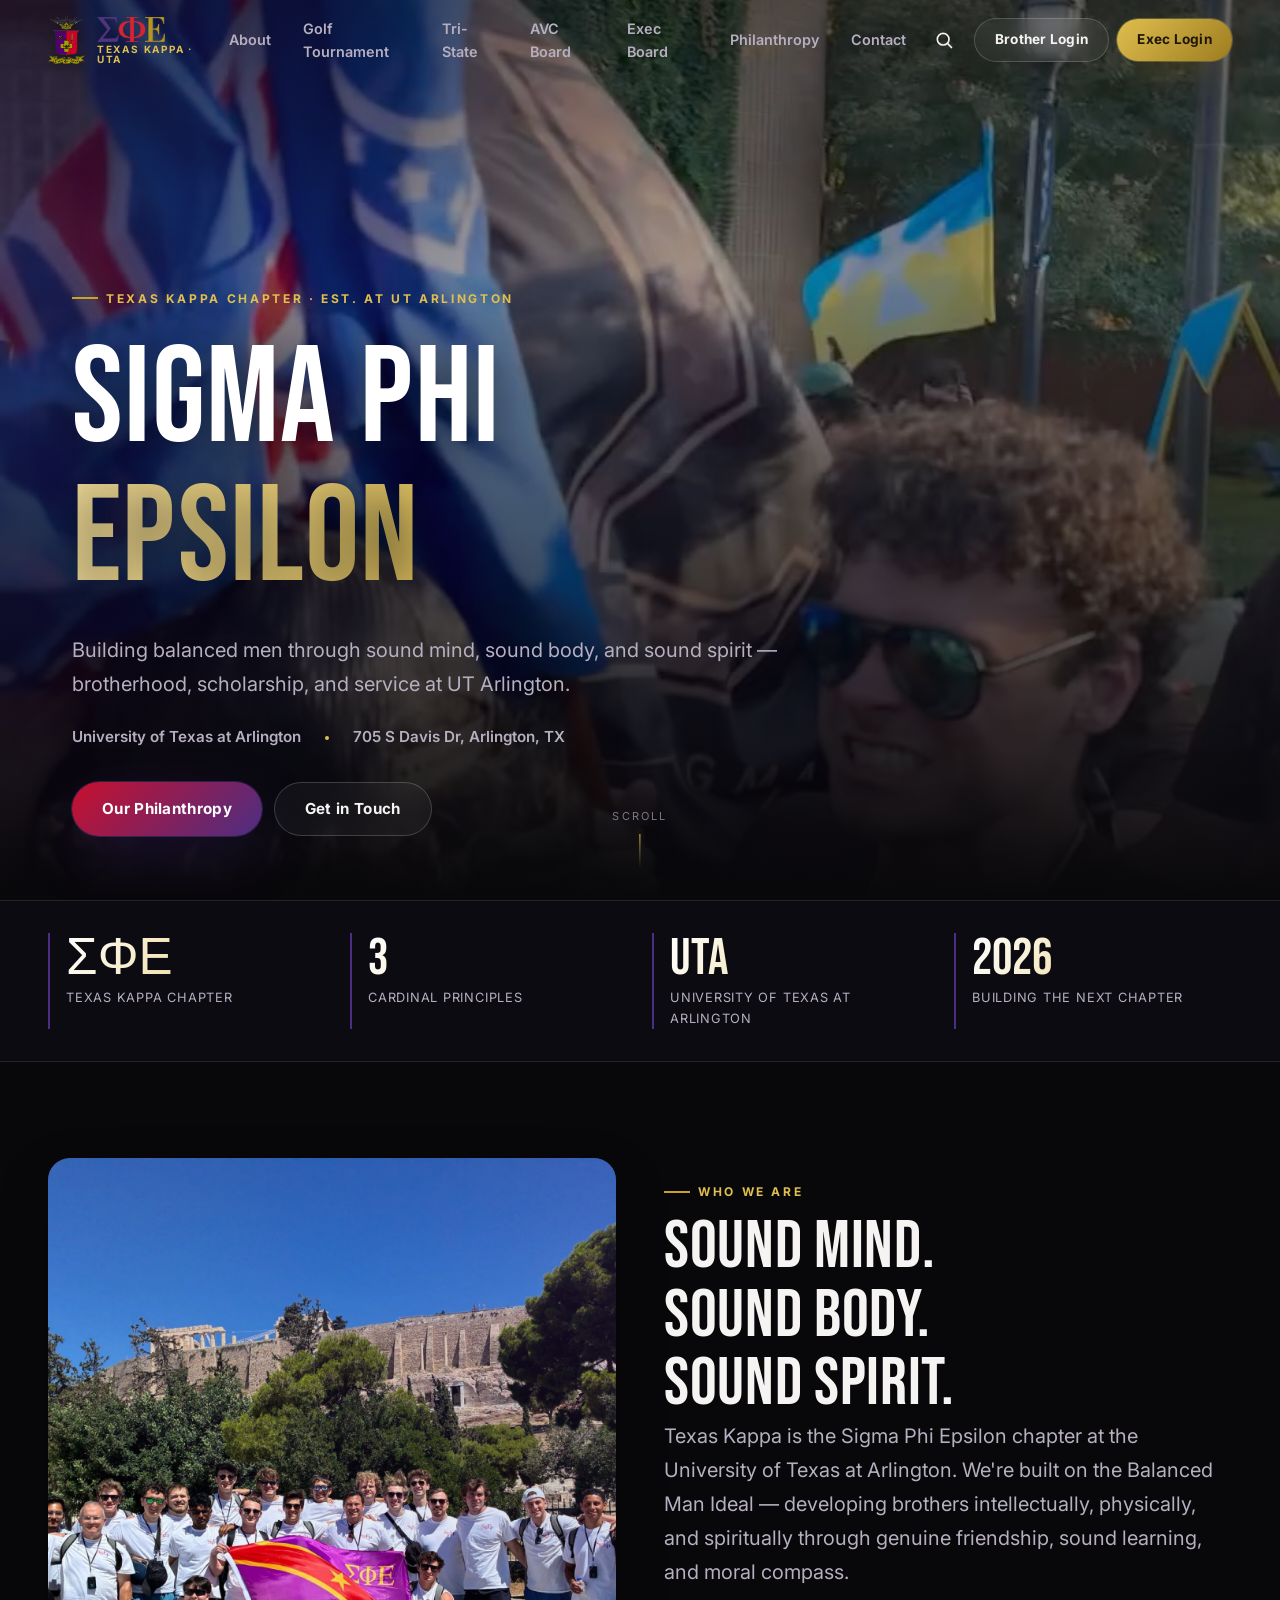
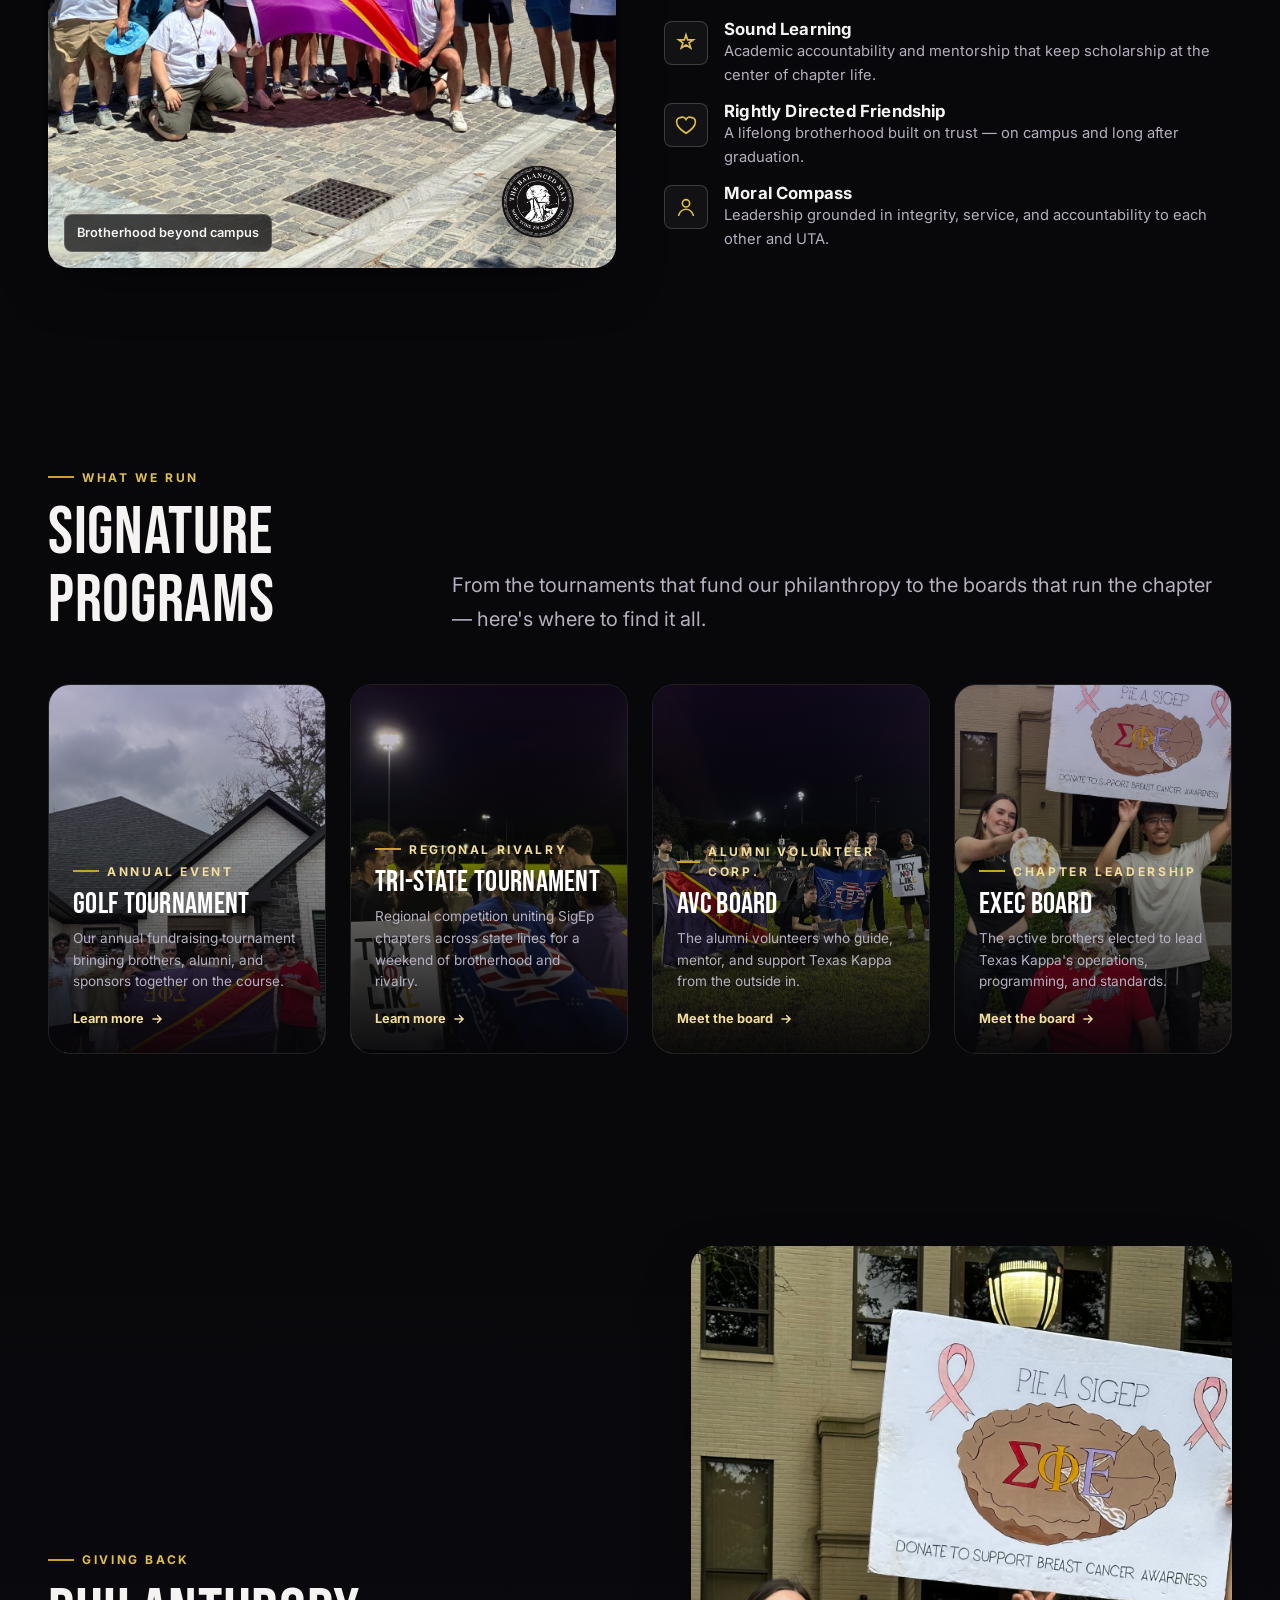
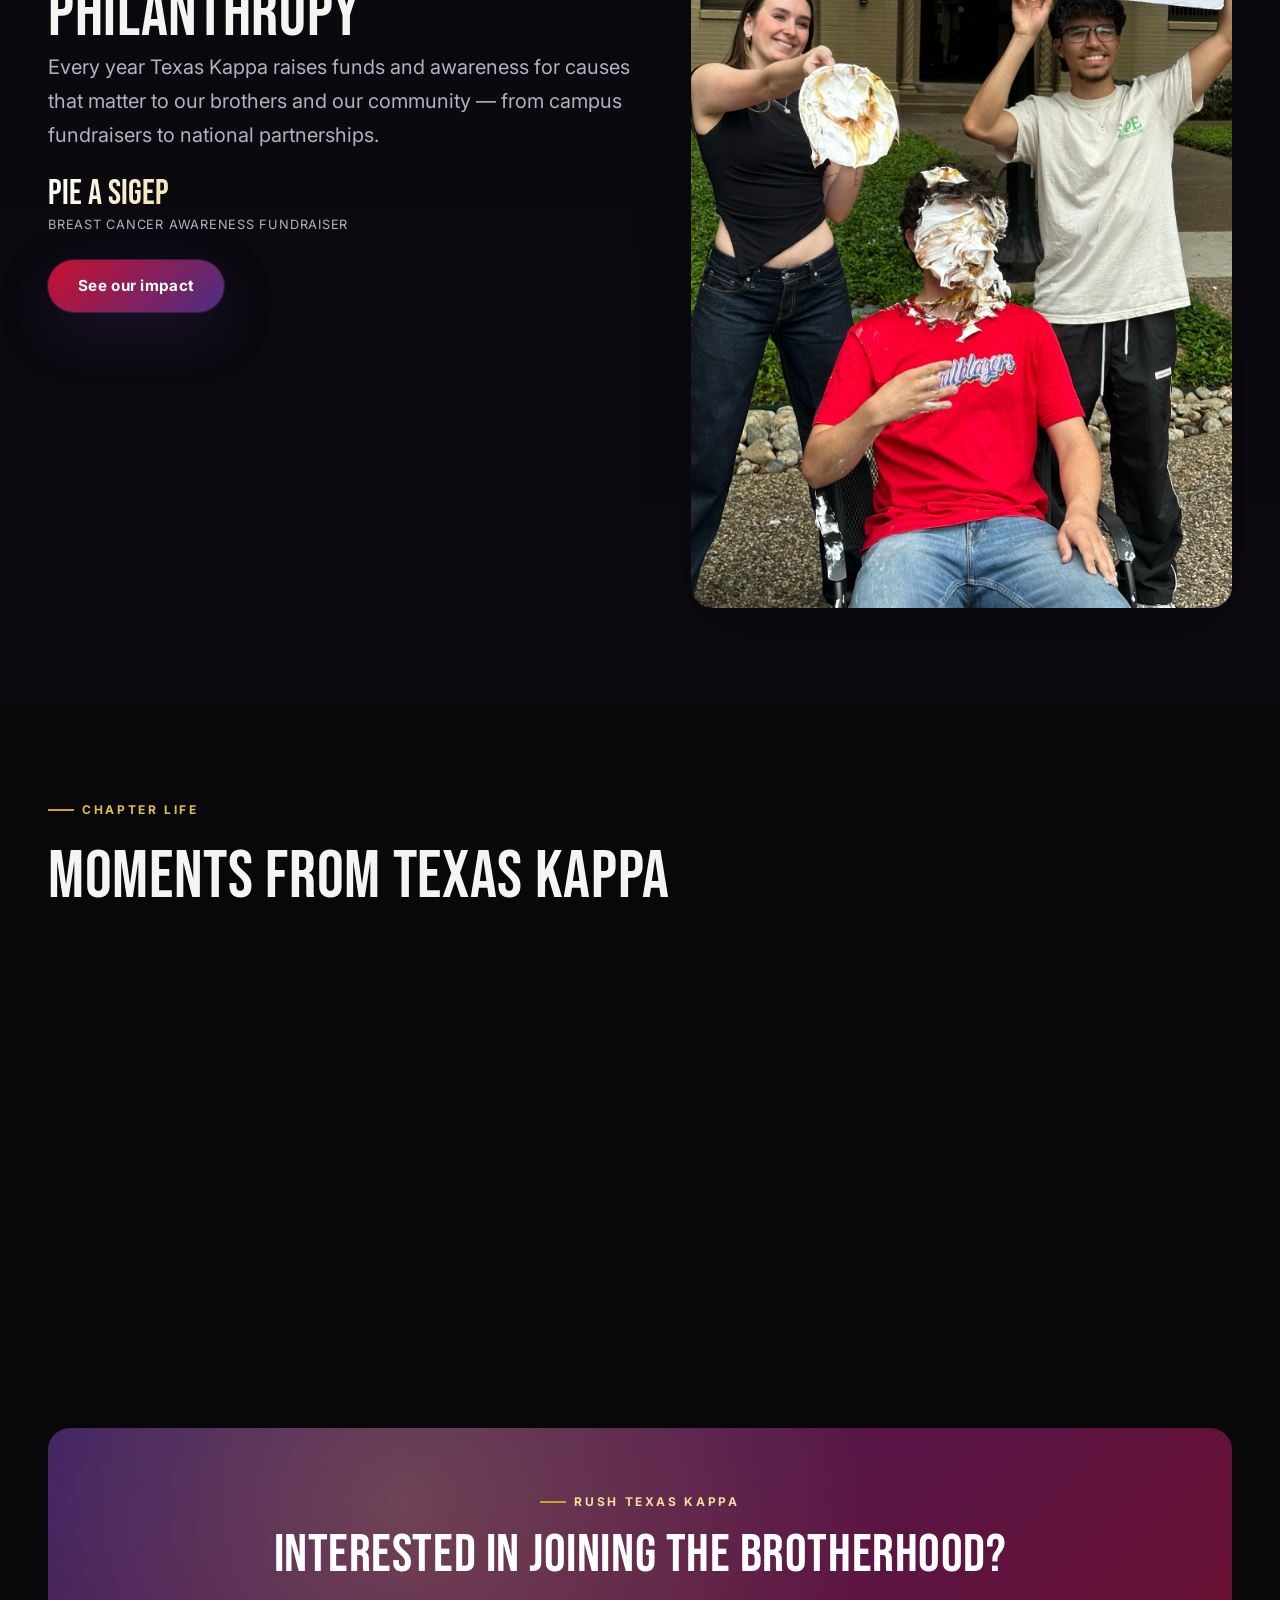
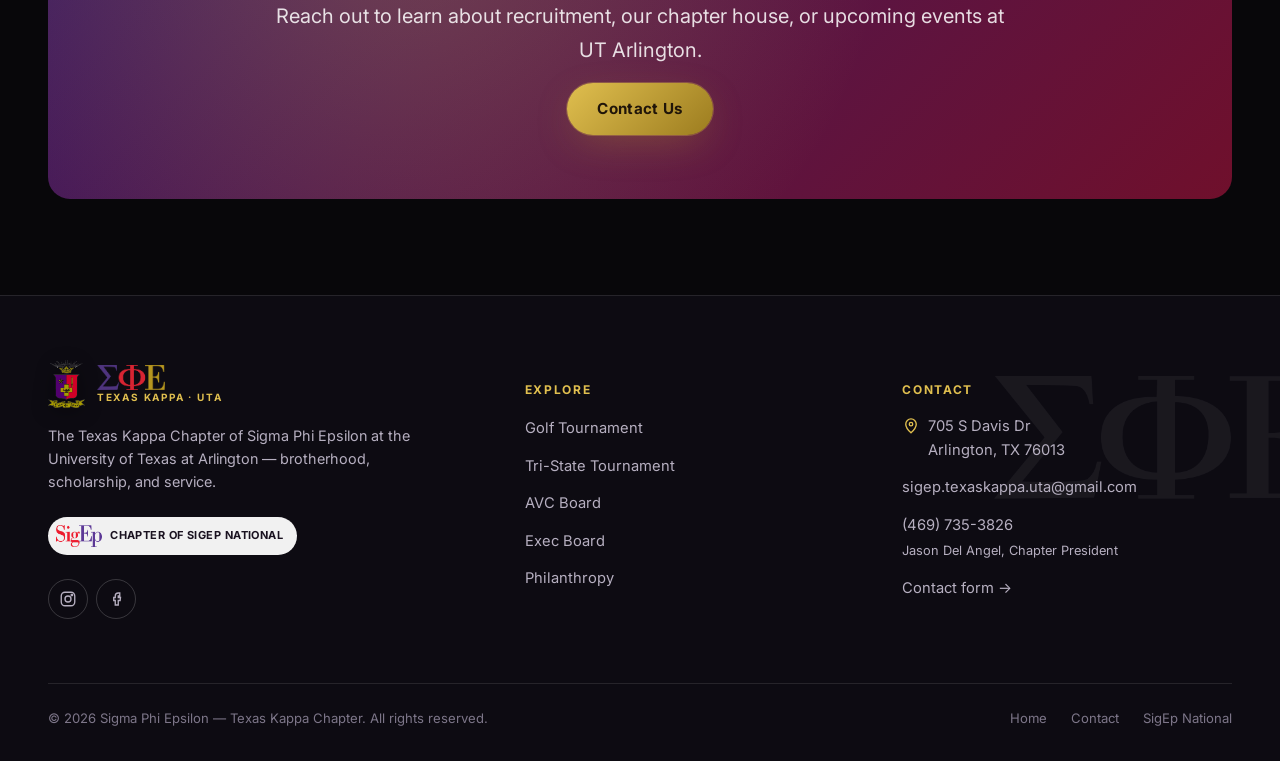
<file: index.html>
<!doctype html>
<html lang="en">
<head>
<meta charset="UTF-8">
<meta name="viewport" content="width=device-width, initial-scale=1">
<!-- deploy-test-1790474744 -->
<title>Sigma Phi Epsilon — Texas Kappa Chapter | UT Arlington</title>
<meta name="description" content="The official home of the Texas Kappa Chapter of Sigma Phi Epsilon at the University of Texas at Arlington. Brotherhood, scholarship, and service since our founding.">
<link rel="icon" type="image/png" sizes="32x32" href="assets/img/favicon-32.png">
<link rel="apple-touch-icon" href="assets/img/apple-touch-icon.png">
<link rel="stylesheet" href="css/style.css">
</head>
<body>
<a class="skip-link" href="#main">Skip to content</a>

<!-- ============ NAVBAR ============ -->
<header class="nav" data-nav>
  <div class="container nav-inner">
    <a class="brand" href="index.html" aria-label="Sigma Phi Epsilon, Texas Kappa — home">
      <span class="brand-mark" aria-hidden="true"><img src="assets/img/logo-crest.png" alt=""></span>
      <span class="brand-text">
        <span class="brand-greek"><img src="assets/img/logo-sigep-letters-color.png" alt="ΣΦΕ"></span>
        <span class="brand-sub">Texas Kappa · UTA</span>
      </span>
    </a>

    <nav class="nav-links" aria-label="Primary">
      <a href="index.html#about">About</a>
      <a href="golf-tournament.html">Golf Tournament</a>
      <a href="tri-state-tournament.html">Tri-State</a>
      <a href="avc-board.html">AVC Board</a>
      <a href="exec-board.html">Exec Board</a>
      <a href="philanthropy.html">Philanthropy</a>
      <a href="contact.html">Contact</a>
    </nav>

    <div class="nav-actions">
      <button class="icon-btn" data-open="[data-search-overlay]" aria-label="Open search">
        <svg viewBox="0 0 24 24" fill="none" stroke="currentColor" stroke-width="2" stroke-linecap="round"><circle cx="11" cy="11" r="7"/><path d="M21 21l-4.3-4.3"/></svg>
      </button>
      <div class="login-group">
        <button class="btn btn-ghost btn-sm" data-open="[data-brother-modal]">Brother Login</button>
        <button class="btn btn-gold btn-sm" data-open="[data-exec-modal]">Exec Login</button>
      </div>
      <button class="icon-btn menu-toggle" data-menu-toggle aria-label="Open menu" aria-expanded="false" aria-controls="mobile-drawer">
        <svg class="icon-open" viewBox="0 0 24 24" fill="none" stroke="currentColor" stroke-width="2" stroke-linecap="round"><path d="M4 7h16M4 12h16M4 17h16"/></svg>
        <svg class="icon-close" viewBox="0 0 24 24" fill="none" stroke="currentColor" stroke-width="2" stroke-linecap="round"><path d="M6 6l12 12M18 6L6 18"/></svg>
      </button>
    </div>
  </div>
</header>

<!-- ============ MOBILE DRAWER ============ -->
<div class="mobile-drawer" id="mobile-drawer" data-drawer>
  <nav aria-label="Mobile">
    <a href="index.html#about">About</a>
    <a href="golf-tournament.html">Golf Tournament</a>
    <a href="tri-state-tournament.html">Tri-State</a>
    <a href="avc-board.html">AVC Board</a>
    <a href="exec-board.html">Exec Board</a>
    <a href="philanthropy.html">Philanthropy</a>
    <a href="contact.html">Contact</a>
  </nav>
  <div class="drawer-actions">
    <button class="btn btn-ghost btn-block" data-open="[data-brother-modal]">Brother Login</button>
    <button class="btn btn-gold btn-block" data-open="[data-exec-modal]">Exec Login</button>
  </div>
</div>

<!-- ============ SEARCH OVERLAY ============ -->
<div class="search-overlay" data-search-overlay aria-hidden="true" role="dialog" aria-modal="true" aria-label="Site search">
  <div class="search-panel">
    <div class="search-input-row">
      <svg viewBox="0 0 24 24" fill="none" stroke="currentColor" stroke-width="2" stroke-linecap="round"><circle cx="11" cy="11" r="7"/><path d="M21 21l-4.3-4.3"/></svg>
      <input type="text" data-search-input placeholder="Search the chapter site…" aria-label="Search">
      <button class="icon-btn" data-close aria-label="Close search">
        <svg viewBox="0 0 24 24" fill="none" stroke="currentColor" stroke-width="2" stroke-linecap="round"><path d="M6 6l12 12M18 6L6 18"/></svg>
      </button>
    </div>
    <div class="search-results" data-search-results></div>
    <div class="search-hint"><span><span class="kbd">↑↓</span> navigate</span><span><span class="kbd">Enter</span> select</span><span><span class="kbd">Esc</span> close</span></div>
  </div>
</div>

<!-- ============ LOGIN MODALS (placeholder — future functionality) ============ -->
<div class="modal-overlay" data-brother-modal aria-hidden="true" role="dialog" aria-modal="true" aria-label="Brother login">
  <div class="modal-card">
    <button class="icon-btn modal-close" data-close aria-label="Close">
      <svg viewBox="0 0 24 24" fill="none" stroke="currentColor" stroke-width="2" stroke-linecap="round"><path d="M6 6l12 12M18 6L6 18"/></svg>
    </button>
    <div class="modal-icon"><svg viewBox="0 0 24 24" fill="none" stroke="currentColor" stroke-width="1.8"><path d="M12 12a4 4 0 100-8 4 4 0 000 8zM4 21c1.5-4 5-6 8-6s6.5 2 8 6"/></svg></div>
    <span class="modal-badge">Coming soon</span>
    <h3>Brother Portal</h3>
    <p>A private space for active brothers — event RSVPs, point tracking, and chapter docs. Login opens once the portal is built.</p>
    <form data-portal-form>
      <div class="field"><label for="brother-email">UTA email</label><input id="brother-email" type="email" placeholder="you@mavs.uta.edu" disabled></div>
      <div class="field"><label for="brother-pass">Password</label><input id="brother-pass" type="password" placeholder="••••••••" disabled></div>
      <button class="btn btn-primary btn-block" type="submit">Notify me when it's live</button>
      <p class="form-status" data-form-status></p>
    </form>
  </div>
</div>

<div class="modal-overlay" data-exec-modal aria-hidden="true" role="dialog" aria-modal="true" aria-label="Exec board login">
  <div class="modal-card">
    <button class="icon-btn modal-close" data-close aria-label="Close">
      <svg viewBox="0 0 24 24" fill="none" stroke="currentColor" stroke-width="2" stroke-linecap="round"><path d="M6 6l12 12M18 6L6 18"/></svg>
    </button>
    <div class="modal-icon"><svg viewBox="0 0 24 24" fill="none" stroke="currentColor" stroke-width="1.8"><path d="M12 3l7 4v5c0 4.5-3 8-7 9-4-1-7-4.5-7-9V7l7-4z"/></svg></div>
    <span class="modal-badge">Coming soon</span>
    <h3>Exec Portal</h3>
    <p>Admin tools for the executive board — content management, budgets, and reporting. Restricted to officers once live.</p>
    <form data-portal-form>
      <div class="field"><label for="exec-email">Officer email</label><input id="exec-email" type="email" placeholder="you@mavs.uta.edu" disabled></div>
      <div class="field"><label for="exec-pass">Password</label><input id="exec-pass" type="password" placeholder="••••••••" disabled></div>
      <button class="btn btn-primary btn-block" type="submit">Notify me when it's live</button>
      <p class="form-status" data-form-status></p>
    </form>
  </div>
</div>

<main id="main">

  <!-- ============ HERO ============ -->
  <section class="hero">
    <div class="hero-media">
      <video data-hero-video autoplay muted loop playsinline preload="auto" poster="assets/img/home-hero-poster.jpg">
        <source src="assets/video/home-hero.mp4" type="video/mp4">
      </video>
    </div>
    <div class="hero-scrim" aria-hidden="true"></div>
    <div class="hero-content">
      <div class="container">
        <span class="eyebrow">Texas Kappa Chapter · Est. at UT Arlington</span>
        <h1 class="hero-title">SIGMA PHI<span class="line2">EPSILON</span></h1>
        <p class="lede">Building balanced men through sound mind, sound body, and sound spirit — brotherhood, scholarship, and service at UT Arlington.</p>
        <div class="hero-meta">
          <span>University of Texas at Arlington</span>
          <span class="dot" aria-hidden="true"></span>
          <span>705 S Davis Dr, Arlington, TX</span>
        </div>
        <div class="hero-actions">
          <a class="btn btn-primary" href="philanthropy.html">Our Philanthropy</a>
          <a class="btn btn-ghost" href="contact.html">Get in Touch</a>
        </div>
      </div>
    </div>
    <div class="scroll-cue" aria-hidden="true"><span>Scroll</span><span class="stick"></span></div>
  </section>

  <!-- ============ STAT STRIP ============ -->
  <section class="stat-strip">
    <div class="container">
      <div class="stat-grid">
        <div class="stat-item reveal">
          <div class="stat-num">ΣΦΕ</div>
          <div class="stat-label">Texas Kappa Chapter</div>
        </div>
        <div class="stat-item reveal">
          <div class="stat-num">3</div>
          <div class="stat-label">Cardinal Principles</div>
        </div>
        <div class="stat-item reveal">
          <div class="stat-num">UTA</div>
          <div class="stat-label">University of Texas at Arlington</div>
        </div>
        <div class="stat-item reveal">
          <div class="stat-num">2026</div>
          <div class="stat-label">Building the next chapter</div>
        </div>
      </div>
    </div>
  </section>

  <!-- ============ ABOUT ============ -->
  <section class="section" id="about">
    <div class="container about-grid">
      <div class="about-media reveal">
        <img src="assets/img/hero-4.jpg" alt="Texas Kappa brothers posing with the Sigma Phi Epsilon chapter flag in front of the Acropolis in Athens, Greece." loading="lazy" width="1600" height="1200">
        <span class="about-media-tag">Brotherhood beyond campus</span>
        <span class="seal-badge" title="The Balanced Man Scholarship"><img src="assets/img/logo-balanced-man.png" alt="The Balanced Man Scholarship seal" loading="lazy"></span>
      </div>
      <div>
        <span class="eyebrow">Who we are</span>
        <h2 class="section-title">Sound mind.<br>Sound body.<br>Sound spirit.</h2>
        <p class="lede">Texas Kappa is the Sigma Phi Epsilon chapter at the University of Texas at Arlington. We're built on the Balanced Man Ideal — developing brothers intellectually, physically, and spiritually through genuine friendship, sound learning, and moral compass.</p>
        <div class="value-list">
          <div class="value-item reveal">
            <span class="value-icon" aria-hidden="true"><svg viewBox="0 0 24 24" fill="none" stroke="currentColor" stroke-width="1.8" stroke-linecap="round"><path d="M12 3l1.8 5.6H20l-4.6 3.3 1.8 5.6L12 14.2l-5.2 3.3 1.8-5.6L4 8.6h6.2z"/></svg></span>
            <div><h4>Sound Learning</h4><p>Academic accountability and mentorship that keep scholarship at the center of chapter life.</p></div>
          </div>
          <div class="value-item reveal">
            <span class="value-icon" aria-hidden="true"><svg viewBox="0 0 24 24" fill="none" stroke="currentColor" stroke-width="1.8" stroke-linecap="round"><path d="M12 21s-7-4.4-9.5-9C.7 8 2 4.5 5.5 4a4.7 4.7 0 016.5 2 4.7 4.7 0 016.5-2C22 4.5 23.3 8 21.5 12 19 16.6 12 21 12 21z"/></svg></span>
            <div><h4>Rightly Directed Friendship</h4><p>A lifelong brotherhood built on trust — on campus and long after graduation.</p></div>
          </div>
          <div class="value-item reveal">
            <span class="value-icon" aria-hidden="true"><svg viewBox="0 0 24 24" fill="none" stroke="currentColor" stroke-width="1.8" stroke-linecap="round"><circle cx="12" cy="8" r="4"/><path d="M4 21c1.5-4.2 5-6.5 8-6.5s6.5 2.3 8 6.5"/></svg></span>
            <div><h4>Moral Compass</h4><p>Leadership grounded in integrity, service, and accountability to each other and UTA.</p></div>
          </div>
        </div>
      </div>
    </div>
  </section>

  <!-- ============ PROGRAMS / SUBPAGES ============ -->
  <section class="section" id="programs">
    <div class="container">
      <div class="section-head split">
        <div>
          <span class="eyebrow">What we run</span>
          <h2 class="section-title">Signature programs</h2>
        </div>
        <p class="lede mt-0">From the tournaments that fund our philanthropy to the boards that run the chapter — here's where to find it all.</p>
      </div>

      <div class="card-grid stagger-grid">
        <a class="program-card" href="golf-tournament.html">
          <img src="assets/img/hero-5.jpg" alt="" loading="lazy">
          <span class="program-card-body">
            <span class="eyebrow">Annual Event</span>
            <h3>Golf Tournament</h3>
            <p>Our annual fundraising tournament bringing brothers, alumni, and sponsors together on the course.</p>
            <span class="program-card-cta">Learn more <svg viewBox="0 0 24 24" fill="none" stroke="currentColor" stroke-width="2.5" stroke-linecap="round"><path d="M5 12h14M13 6l6 6-6 6"/></svg></span>
          </span>
        </a>
        <a class="program-card" href="tri-state-tournament.html">
          <img src="assets/img/hero-1.jpg" alt="" loading="lazy">
          <span class="program-card-body">
            <span class="eyebrow">Regional Rivalry</span>
            <h3>Tri-State Tournament</h3>
            <p>Regional competition uniting SigEp chapters across state lines for a weekend of brotherhood and rivalry.</p>
            <span class="program-card-cta">Learn more <svg viewBox="0 0 24 24" fill="none" stroke="currentColor" stroke-width="2.5" stroke-linecap="round"><path d="M5 12h14M13 6l6 6-6 6"/></svg></span>
          </span>
        </a>
        <a class="program-card" href="avc-board.html">
          <img src="assets/img/hero-2.jpg" alt="" loading="lazy">
          <span class="program-card-body">
            <span class="eyebrow">Alumni Volunteer Corp.</span>
            <h3>AVC Board</h3>
            <p>The alumni volunteers who guide, mentor, and support Texas Kappa from the outside in.</p>
            <span class="program-card-cta">Meet the board <svg viewBox="0 0 24 24" fill="none" stroke="currentColor" stroke-width="2.5" stroke-linecap="round"><path d="M5 12h14M13 6l6 6-6 6"/></svg></span>
          </span>
        </a>
        <a class="program-card" href="exec-board.html">
          <img src="assets/img/hero-3.jpg" alt="" loading="lazy">
          <span class="program-card-body">
            <span class="eyebrow">Chapter Leadership</span>
            <h3>Exec Board</h3>
            <p>The active brothers elected to lead Texas Kappa's operations, programming, and standards.</p>
            <span class="program-card-cta">Meet the board <svg viewBox="0 0 24 24" fill="none" stroke="currentColor" stroke-width="2.5" stroke-linecap="round"><path d="M5 12h14M13 6l6 6-6 6"/></svg></span>
          </span>
        </a>
      </div>
    </div>
  </section>

  <!-- ============ PHILANTHROPY ============ -->
  <section class="section philan-section">
    <div class="container philan-grid">
      <div>
        <span class="eyebrow">Giving back</span>
        <h2 class="section-title">Philanthropy</h2>
        <p class="lede">Every year Texas Kappa raises funds and awareness for causes that matter to our brothers and our community — from campus fundraisers to national partnerships.</p>
        <div class="philan-stats">
          <div class="reveal"><div class="stat-num" style="font-size:2.2rem">Pie a SigEp</div><div class="stat-label">Breast Cancer Awareness fundraiser</div></div>
        </div>
        <a class="btn btn-primary" href="philanthropy.html">See our impact</a>
      </div>
      <div class="philan-media reveal">
        <img src="assets/img/hero-3.jpg" alt="Two Texas Kappa brothers holding a hand-painted 'Pie a SigEp' sign to raise donations for breast cancer awareness on the UTA campus." loading="lazy" width="1350" height="2400">
      </div>
    </div>
  </section>

  <!-- ============ GALLERY ============ -->
  <section class="section" id="gallery">
    <div class="container">
      <div class="section-head">
        <span class="eyebrow">Chapter life</span>
        <h2 class="section-title">Moments from Texas Kappa</h2>
      </div>
      <div class="gallery-grid stagger-grid">
        <div class="gallery-item wide"><img src="assets/img/hero-4.jpg" alt="Brothers with the SigEp flag at the Acropolis in Athens." loading="lazy"></div>
        <div class="gallery-item"><img src="assets/img/hero-2.jpg" alt="Intramural champions holding the SigEp flag on the field at night." loading="lazy"></div>
        <div class="gallery-item tall"><img src="assets/img/hero-1.jpg" alt="Brothers gathered on the intramural field holding a 'They not like us' sign." loading="lazy"></div>
        <div class="gallery-item"><img src="assets/img/hero-3.jpg" alt="Philanthropy pie-in-the-face fundraiser on campus." loading="lazy"></div>
        <div class="gallery-item"><img src="assets/img/hero-5.jpg" alt="Brothers holding the SigEp flag outside a chapter event." loading="lazy"></div>
      </div>
    </div>
  </section>

  <!-- ============ CONTACT BAND ============ -->
  <section class="section" style="padding-top:0">
    <div class="container">
      <div class="contact-band reveal">
        <span class="eyebrow" style="color:var(--gold-300)">Rush Texas Kappa</span>
        <h2>Interested in joining the brotherhood?</h2>
        <p class="lede" style="color:rgba(255,255,255,0.85); max-width:56ch">Reach out to learn about recruitment, our chapter house, or upcoming events at UT Arlington.</p>
        <div class="btn-row">
          <a class="btn btn-gold" href="contact.html">Contact Us</a>
        </div>
      </div>
    </div>
  </section>

</main>

<!-- ============ FOOTER ============ -->
<footer class="site-footer">
  <img class="footer-watermark" src="assets/img/logo-sigep-letters.png" alt="" aria-hidden="true">
  <div class="container">
    <div class="footer-grid">
      <div class="footer-brand">
        <a class="brand" href="index.html">
          <span class="brand-mark" aria-hidden="true"><img src="assets/img/logo-crest.png" alt=""></span>
          <span class="brand-text">
            <span class="brand-greek"><img src="assets/img/logo-sigep-letters-color.png" alt="ΣΦΕ"></span>
            <span class="brand-sub">Texas Kappa · UTA</span>
          </span>
        </a>
        <p>The Texas Kappa Chapter of Sigma Phi Epsilon at the University of Texas at Arlington — brotherhood, scholarship, and service.</p>
        <a class="footer-natl" href="https://sigep.org" target="_blank" rel="noopener noreferrer">
          <img src="assets/img/logo-sigep-wordmark.png" alt="">
          <span>Chapter of SigEp National</span>
        </a>
        <div class="social-row" aria-label="Social media">
          <a class="social-btn" href="https://www.instagram.com/sigep_uta/" target="_blank" rel="noopener noreferrer" aria-label="Texas Kappa on Instagram">
            <svg viewBox="0 0 24 24" fill="none" stroke="currentColor" stroke-width="1.8"><rect x="3" y="3" width="18" height="18" rx="5"/><circle cx="12" cy="12" r="4"/><circle cx="17.2" cy="6.8" r="1"/></svg>
          </a>
          <a class="social-btn" href="https://www.facebook.com/profile.php?id=61586861032916" target="_blank" rel="noopener noreferrer" aria-label="Texas Kappa on Facebook">
            <svg viewBox="0 0 24 24" fill="none" stroke="currentColor" stroke-width="1.8"><path d="M15 8h2V4h-2a4 4 0 00-4 4v2H9v4h2v6h4v-6h2.5l.5-4H15V8z"/></svg>
          </a>
        </div>
      </div>

      <div class="footer-col">
        <h5>Explore</h5>
        <ul>
          <li><a href="golf-tournament.html">Golf Tournament</a></li>
          <li><a href="tri-state-tournament.html">Tri-State Tournament</a></li>
          <li><a href="avc-board.html">AVC Board</a></li>
          <li><a href="exec-board.html">Exec Board</a></li>
          <li><a href="philanthropy.html">Philanthropy</a></li>
        </ul>
      </div>

      <div class="footer-col">
        <h5>Contact</h5>
        <ul>
          <li class="footer-address-icon">
            <svg viewBox="0 0 24 24" fill="none" stroke="currentColor" stroke-width="1.8"><path d="M12 21s7-6.3 7-11.5A7 7 0 105 9.5C5 14.7 12 21 12 21z"/><circle cx="12" cy="9.5" r="2.3"/></svg>
            <address>705 S Davis Dr<br>Arlington, TX 76013</address>
          </li>
          <li><a href="mailto:sigep.texaskappa.uta@gmail.com">sigep.texaskappa.uta@gmail.com</a></li>
          <li><a href="tel:+14697353826">(469) 735-3826</a><br><span class="text-muted" style="font-size:0.8rem">Jason Del Angel, Chapter President</span></li>
          <li><a href="contact.html">Contact form →</a></li>
        </ul>
      </div>
    </div>

    <div class="footer-bottom">
      <span>© <span data-year></span> Sigma Phi Epsilon — Texas Kappa Chapter. All rights reserved.</span>
      <span class="footer-legal">
        <a href="index.html">Home</a>
        <a href="contact.html">Contact</a>
        <a href="https://sigep.org" target="_blank" rel="noopener noreferrer">SigEp National</a>
      </span>
    </div>
  </div>
</footer>

<script src="js/main.js"></script>
</body>
</html>
</file>
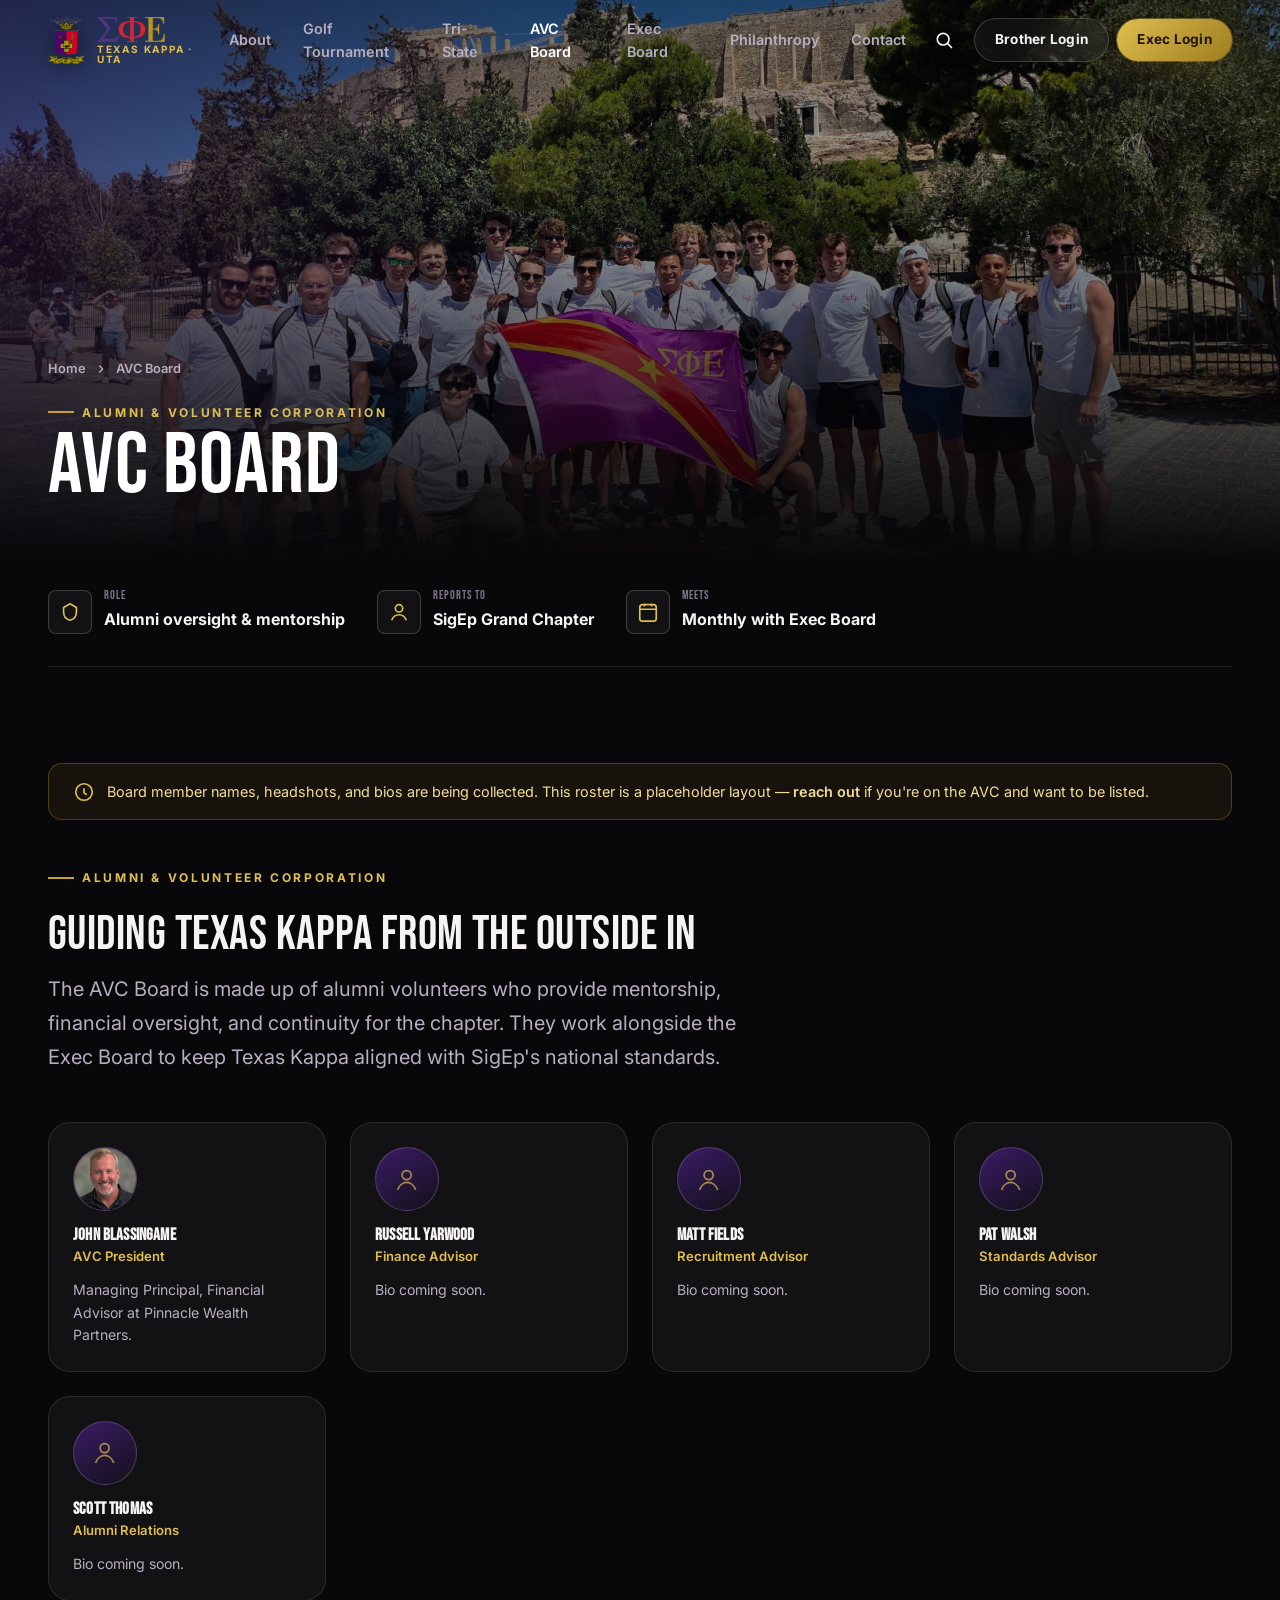
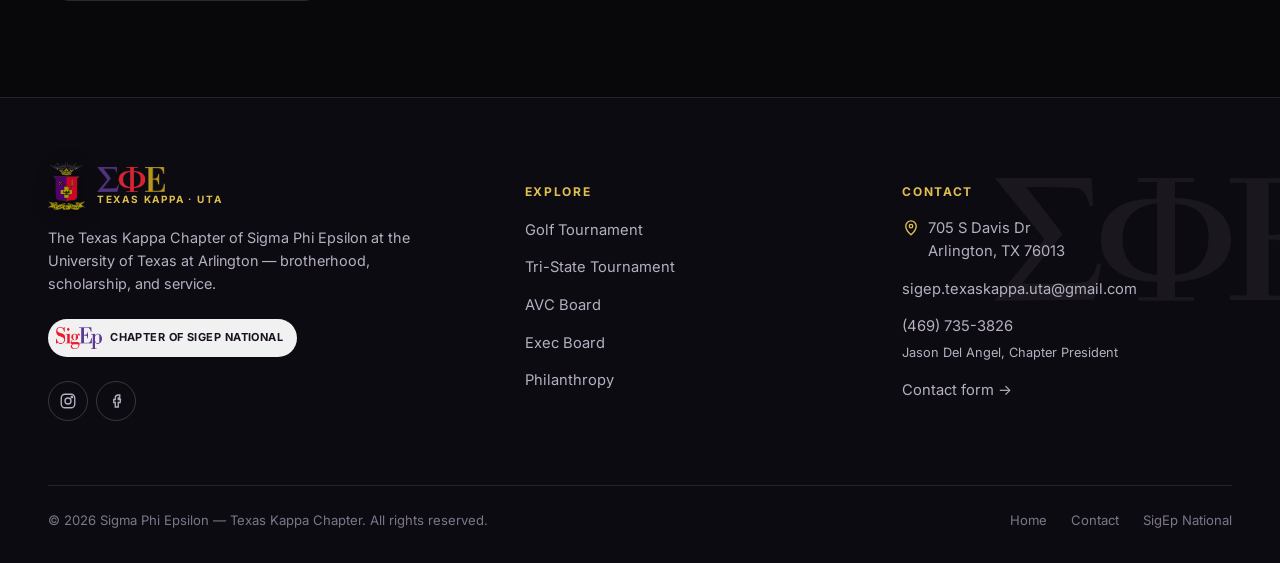
<file: avc-board.html>
<!doctype html>
<html lang="en">
<head>
<meta charset="UTF-8">
<meta name="viewport" content="width=device-width, initial-scale=1">
<title>AVC Board | Sigma Phi Epsilon — Texas Kappa</title>
<meta name="description" content="Meet the Alumni & Volunteer Corporation (AVC) Board supporting the Texas Kappa Chapter of Sigma Phi Epsilon.">
<link rel="icon" type="image/png" sizes="32x32" href="assets/img/favicon-32.png">
<link rel="apple-touch-icon" href="assets/img/apple-touch-icon.png">
<link rel="stylesheet" href="css/style.css">
</head>
<body>
<a class="skip-link" href="#main">Skip to content</a>

<header class="nav" data-nav>
  <div class="container nav-inner">
    <a class="brand" href="index.html" aria-label="Sigma Phi Epsilon, Texas Kappa — home">
      <span class="brand-mark" aria-hidden="true"><img src="assets/img/logo-crest.png" alt=""></span>
      <span class="brand-text"><span class="brand-greek"><img src="assets/img/logo-sigep-letters-color.png" alt="ΣΦΕ"></span><span class="brand-sub">Texas Kappa · UTA</span></span>
    </a>
    <nav class="nav-links" aria-label="Primary">
      <a href="index.html#about">About</a>
      <a href="golf-tournament.html">Golf Tournament</a>
      <a href="tri-state-tournament.html">Tri-State</a>
      <a href="avc-board.html" class="is-active" aria-current="page">AVC Board</a>
      <a href="exec-board.html">Exec Board</a>
      <a href="philanthropy.html">Philanthropy</a>
      <a href="contact.html">Contact</a>
    </nav>
    <div class="nav-actions">
      <button class="icon-btn" data-open="[data-search-overlay]" aria-label="Open search">
        <svg viewBox="0 0 24 24" fill="none" stroke="currentColor" stroke-width="2" stroke-linecap="round"><circle cx="11" cy="11" r="7"/><path d="M21 21l-4.3-4.3"/></svg>
      </button>
      <div class="login-group">
        <button class="btn btn-ghost btn-sm" data-open="[data-brother-modal]">Brother Login</button>
        <button class="btn btn-gold btn-sm" data-open="[data-exec-modal]">Exec Login</button>
      </div>
      <button class="icon-btn menu-toggle" data-menu-toggle aria-label="Open menu" aria-expanded="false" aria-controls="mobile-drawer">
        <svg class="icon-open" viewBox="0 0 24 24" fill="none" stroke="currentColor" stroke-width="2" stroke-linecap="round"><path d="M4 7h16M4 12h16M4 17h16"/></svg>
        <svg class="icon-close" viewBox="0 0 24 24" fill="none" stroke="currentColor" stroke-width="2" stroke-linecap="round"><path d="M6 6l12 12M18 6L6 18"/></svg>
      </button>
    </div>
  </div>
</header>

<div class="mobile-drawer" id="mobile-drawer" data-drawer>
  <nav aria-label="Mobile">
    <a href="index.html#about">About</a>
    <a href="golf-tournament.html">Golf Tournament</a>
    <a href="tri-state-tournament.html">Tri-State</a>
    <a href="avc-board.html">AVC Board</a>
    <a href="exec-board.html">Exec Board</a>
    <a href="philanthropy.html">Philanthropy</a>
    <a href="contact.html">Contact</a>
  </nav>
  <div class="drawer-actions">
    <button class="btn btn-ghost btn-block" data-open="[data-brother-modal]">Brother Login</button>
    <button class="btn btn-gold btn-block" data-open="[data-exec-modal]">Exec Login</button>
  </div>
</div>

<div class="search-overlay" data-search-overlay aria-hidden="true" role="dialog" aria-modal="true" aria-label="Site search">
  <div class="search-panel">
    <div class="search-input-row">
      <svg viewBox="0 0 24 24" fill="none" stroke="currentColor" stroke-width="2" stroke-linecap="round"><circle cx="11" cy="11" r="7"/><path d="M21 21l-4.3-4.3"/></svg>
      <input type="text" data-search-input placeholder="Search the chapter site…" aria-label="Search">
      <button class="icon-btn" data-close aria-label="Close search"><svg viewBox="0 0 24 24" fill="none" stroke="currentColor" stroke-width="2" stroke-linecap="round"><path d="M6 6l12 12M18 6L6 18"/></svg></button>
    </div>
    <div class="search-results" data-search-results></div>
    <div class="search-hint"><span><span class="kbd">↑↓</span> navigate</span><span><span class="kbd">Enter</span> select</span><span><span class="kbd">Esc</span> close</span></div>
  </div>
</div>

<div class="modal-overlay" data-brother-modal aria-hidden="true" role="dialog" aria-modal="true" aria-label="Brother login">
  <div class="modal-card">
    <button class="icon-btn modal-close" data-close aria-label="Close"><svg viewBox="0 0 24 24" fill="none" stroke="currentColor" stroke-width="2" stroke-linecap="round"><path d="M6 6l12 12M18 6L6 18"/></svg></button>
    <div class="modal-icon"><svg viewBox="0 0 24 24" fill="none" stroke="currentColor" stroke-width="1.8"><path d="M12 12a4 4 0 100-8 4 4 0 000 8zM4 21c1.5-4 5-6 8-6s6.5 2 8 6"/></svg></div>
    <span class="modal-badge">Coming soon</span>
    <h3>Brother Portal</h3>
    <p>A private space for active brothers — event RSVPs, point tracking, and chapter docs. Login opens once the portal is built.</p>
    <form data-portal-form>
      <div class="field"><label for="brother-email">UTA email</label><input id="brother-email" type="email" placeholder="you@mavs.uta.edu" disabled></div>
      <div class="field"><label for="brother-pass">Password</label><input id="brother-pass" type="password" placeholder="••••••••" disabled></div>
      <button class="btn btn-primary btn-block" type="submit">Notify me when it's live</button>
      <p class="form-status" data-form-status></p>
    </form>
  </div>
</div>

<div class="modal-overlay" data-exec-modal aria-hidden="true" role="dialog" aria-modal="true" aria-label="Exec board login">
  <div class="modal-card">
    <button class="icon-btn modal-close" data-close aria-label="Close"><svg viewBox="0 0 24 24" fill="none" stroke="currentColor" stroke-width="2" stroke-linecap="round"><path d="M6 6l12 12M18 6L6 18"/></svg></button>
    <div class="modal-icon"><svg viewBox="0 0 24 24" fill="none" stroke="currentColor" stroke-width="1.8"><path d="M12 3l7 4v5c0 4.5-3 8-7 9-4-1-7-4.5-7-9V7l7-4z"/></svg></div>
    <span class="modal-badge">Coming soon</span>
    <h3>Exec Portal</h3>
    <p>Admin tools for the executive board — content management, budgets, and reporting. Restricted to officers once live.</p>
    <form data-portal-form>
      <div class="field"><label for="exec-email">Officer email</label><input id="exec-email" type="email" placeholder="you@mavs.uta.edu" disabled></div>
      <div class="field"><label for="exec-pass">Password</label><input id="exec-pass" type="password" placeholder="••••••••" disabled></div>
      <button class="btn btn-primary btn-block" type="submit">Notify me when it's live</button>
      <p class="form-status" data-form-status></p>
    </form>
  </div>
</div>

<main id="main">
  <section class="page-hero">
    <img src="assets/img/hero-4.jpg" alt="Texas Kappa brothers with the chapter flag at the Acropolis in Athens, Greece." loading="eager">
    <div class="hero-scrim" aria-hidden="true"></div>
    <div class="page-hero-content">
      <div class="container">
        <span class="breadcrumb"><a href="index.html">Home</a><svg viewBox="0 0 24 24" fill="none" stroke="currentColor" stroke-width="2"><path d="M9 6l6 6-6 6"/></svg><span>AVC Board</span></span>
        <span class="eyebrow">Alumni &amp; Volunteer Corporation</span>
        <h1 class="page-title">AVC Board</h1>
      </div>
    </div>
  </section>

  <div class="container">
    <div class="info-strip">
      <div class="info-item">
        <span class="value-icon" aria-hidden="true"><svg viewBox="0 0 24 24" fill="none" stroke="currentColor" stroke-width="1.8"><path d="M12 3l7 4v5c0 4.5-3 8-7 9-4-1-7-4.5-7-9V7l7-4z"/></svg></span>
        <div><h4>Role</h4><p>Alumni oversight &amp; mentorship</p></div>
      </div>
      <div class="info-item">
        <span class="value-icon" aria-hidden="true"><svg viewBox="0 0 24 24" fill="none" stroke="currentColor" stroke-width="1.8"><path d="M12 12a4 4 0 100-8 4 4 0 000 8zM4 21c1.5-4 5-6 8-6s6.5 2 8 6"/></svg></span>
        <div><h4>Reports to</h4><p>SigEp Grand Chapter</p></div>
      </div>
      <div class="info-item">
        <span class="value-icon" aria-hidden="true"><svg viewBox="0 0 24 24" fill="none" stroke="currentColor" stroke-width="1.8"><rect x="3" y="4" width="18" height="18" rx="3"/><path d="M3 9h18M8 3v3M16 3v3"/></svg></span>
        <div><h4>Meets</h4><p>Monthly with Exec Board</p></div>
      </div>
    </div>
  </div>

  <section class="section">
    <div class="container">
      <div class="coming-soon-banner reveal">
        <svg viewBox="0 0 24 24" fill="none" stroke="currentColor" stroke-width="1.8"><circle cx="12" cy="12" r="9"/><path d="M12 8v5l3 2"/></svg>
        <span>Board member names, headshots, and bios are being collected. This roster is a placeholder layout — <a href="contact.html" class="link-underline" style="color:inherit">reach out</a> if you're on the AVC and want to be listed.</span>
      </div>

      <div class="section-head">
        <span class="eyebrow">Alumni &amp; Volunteer Corporation</span>
        <h2 class="section-title" style="font-size:clamp(2rem,4vw,3rem)">Guiding Texas Kappa from the outside in</h2>
        <p class="lede">The AVC Board is made up of alumni volunteers who provide mentorship, financial oversight, and continuity for the chapter. They work alongside the Exec Board to keep Texas Kappa aligned with SigEp's national standards.</p>
      </div>

      <div class="person-grid stagger-grid">
        <div class="person-card reveal">
          <div class="person-avatar"><img src="assets/img/avc-john-blassingame.jpg" alt="John Blassingame" loading="lazy"></div>
          <h4>John Blassingame</h4>
          <div class="role">AVC President</div>
          <p class="person-bio">Managing Principal, Financial Advisor at Pinnacle Wealth Partners.</p>
        </div>
        <div class="person-card reveal">
          <div class="person-avatar"><svg viewBox="0 0 24 24" fill="none" stroke="currentColor" stroke-width="1.5"><circle cx="12" cy="8" r="4"/><path d="M4 21c1.5-4.2 5-6.5 8-6.5s6.5 2.3 8 6.5"/></svg></div>
          <h4>Russell Yarwood</h4>
          <div class="role">Finance Advisor</div>
          <p class="person-bio">Bio coming soon.</p>
        </div>
        <div class="person-card reveal">
          <div class="person-avatar"><svg viewBox="0 0 24 24" fill="none" stroke="currentColor" stroke-width="1.5"><circle cx="12" cy="8" r="4"/><path d="M4 21c1.5-4.2 5-6.5 8-6.5s6.5 2.3 8 6.5"/></svg></div>
          <h4>Matt Fields</h4>
          <div class="role">Recruitment Advisor</div>
          <p class="person-bio">Bio coming soon.</p>
        </div>
        <div class="person-card reveal">
          <div class="person-avatar"><svg viewBox="0 0 24 24" fill="none" stroke="currentColor" stroke-width="1.5"><circle cx="12" cy="8" r="4"/><path d="M4 21c1.5-4.2 5-6.5 8-6.5s6.5 2.3 8 6.5"/></svg></div>
          <h4>Pat Walsh</h4>
          <div class="role">Standards Advisor</div>
          <p class="person-bio">Bio coming soon.</p>
        </div>
        <div class="person-card reveal">
          <div class="person-avatar"><svg viewBox="0 0 24 24" fill="none" stroke="currentColor" stroke-width="1.5"><circle cx="12" cy="8" r="4"/><path d="M4 21c1.5-4.2 5-6.5 8-6.5s6.5 2.3 8 6.5"/></svg></div>
          <h4>Scott Thomas</h4>
          <div class="role">Alumni Relations</div>
          <p class="person-bio">Bio coming soon.</p>
        </div>
      </div>
    </div>
  </section>
</main>

<footer class="site-footer">
  <img class="footer-watermark" src="assets/img/logo-sigep-letters.png" alt="" aria-hidden="true">
  <div class="container">
    <div class="footer-grid">
      <div class="footer-brand">
        <a class="brand" href="index.html">
          <span class="brand-mark" aria-hidden="true"><img src="assets/img/logo-crest.png" alt=""></span>
          <span class="brand-text"><span class="brand-greek"><img src="assets/img/logo-sigep-letters-color.png" alt="ΣΦΕ"></span><span class="brand-sub">Texas Kappa · UTA</span></span>
        </a>
        <p>The Texas Kappa Chapter of Sigma Phi Epsilon at the University of Texas at Arlington — brotherhood, scholarship, and service.</p>
        <a class="footer-natl" href="https://sigep.org" target="_blank" rel="noopener noreferrer">
          <img src="assets/img/logo-sigep-wordmark.png" alt="">
          <span>Chapter of SigEp National</span>
        </a>
        <div class="social-row" aria-label="Social media">
          <a class="social-btn" href="https://www.instagram.com/sigep_uta/" target="_blank" rel="noopener noreferrer" aria-label="Texas Kappa on Instagram"><svg viewBox="0 0 24 24" fill="none" stroke="currentColor" stroke-width="1.8"><rect x="3" y="3" width="18" height="18" rx="5"/><circle cx="12" cy="12" r="4"/><circle cx="17.2" cy="6.8" r="1"/></svg></a>
          <a class="social-btn" href="https://www.facebook.com/profile.php?id=61586861032916" target="_blank" rel="noopener noreferrer" aria-label="Texas Kappa on Facebook"><svg viewBox="0 0 24 24" fill="none" stroke="currentColor" stroke-width="1.8"><path d="M15 8h2V4h-2a4 4 0 00-4 4v2H9v4h2v6h4v-6h2.5l.5-4H15V8z"/></svg></a>
        </div>
      </div>
      <div class="footer-col">
        <h5>Explore</h5>
        <ul>
          <li><a href="golf-tournament.html">Golf Tournament</a></li>
          <li><a href="tri-state-tournament.html">Tri-State Tournament</a></li>
          <li><a href="avc-board.html">AVC Board</a></li>
          <li><a href="exec-board.html">Exec Board</a></li>
          <li><a href="philanthropy.html">Philanthropy</a></li>
        </ul>
      </div>
      <div class="footer-col">
        <h5>Contact</h5>
        <ul>
          <li class="footer-address-icon"><svg viewBox="0 0 24 24" fill="none" stroke="currentColor" stroke-width="1.8"><path d="M12 21s7-6.3 7-11.5A7 7 0 105 9.5C5 14.7 12 21 12 21z"/><circle cx="12" cy="9.5" r="2.3"/></svg><address>705 S Davis Dr<br>Arlington, TX 76013</address></li>
          <li><a href="mailto:sigep.texaskappa.uta@gmail.com">sigep.texaskappa.uta@gmail.com</a></li>
          <li><a href="tel:+14697353826">(469) 735-3826</a><br><span class="text-muted" style="font-size:0.8rem">Jason Del Angel, Chapter President</span></li>
          <li><a href="contact.html">Contact form →</a></li>
        </ul>
      </div>
    </div>
    <div class="footer-bottom">
      <span>© <span data-year></span> Sigma Phi Epsilon — Texas Kappa Chapter. All rights reserved.</span>
      <span class="footer-legal"><a href="index.html">Home</a><a href="contact.html">Contact</a><a href="https://sigep.org" target="_blank" rel="noopener noreferrer">SigEp National</a></span>
    </div>
  </div>
</footer>

<script src="js/main.js"></script>
</body>
</html>
</file>
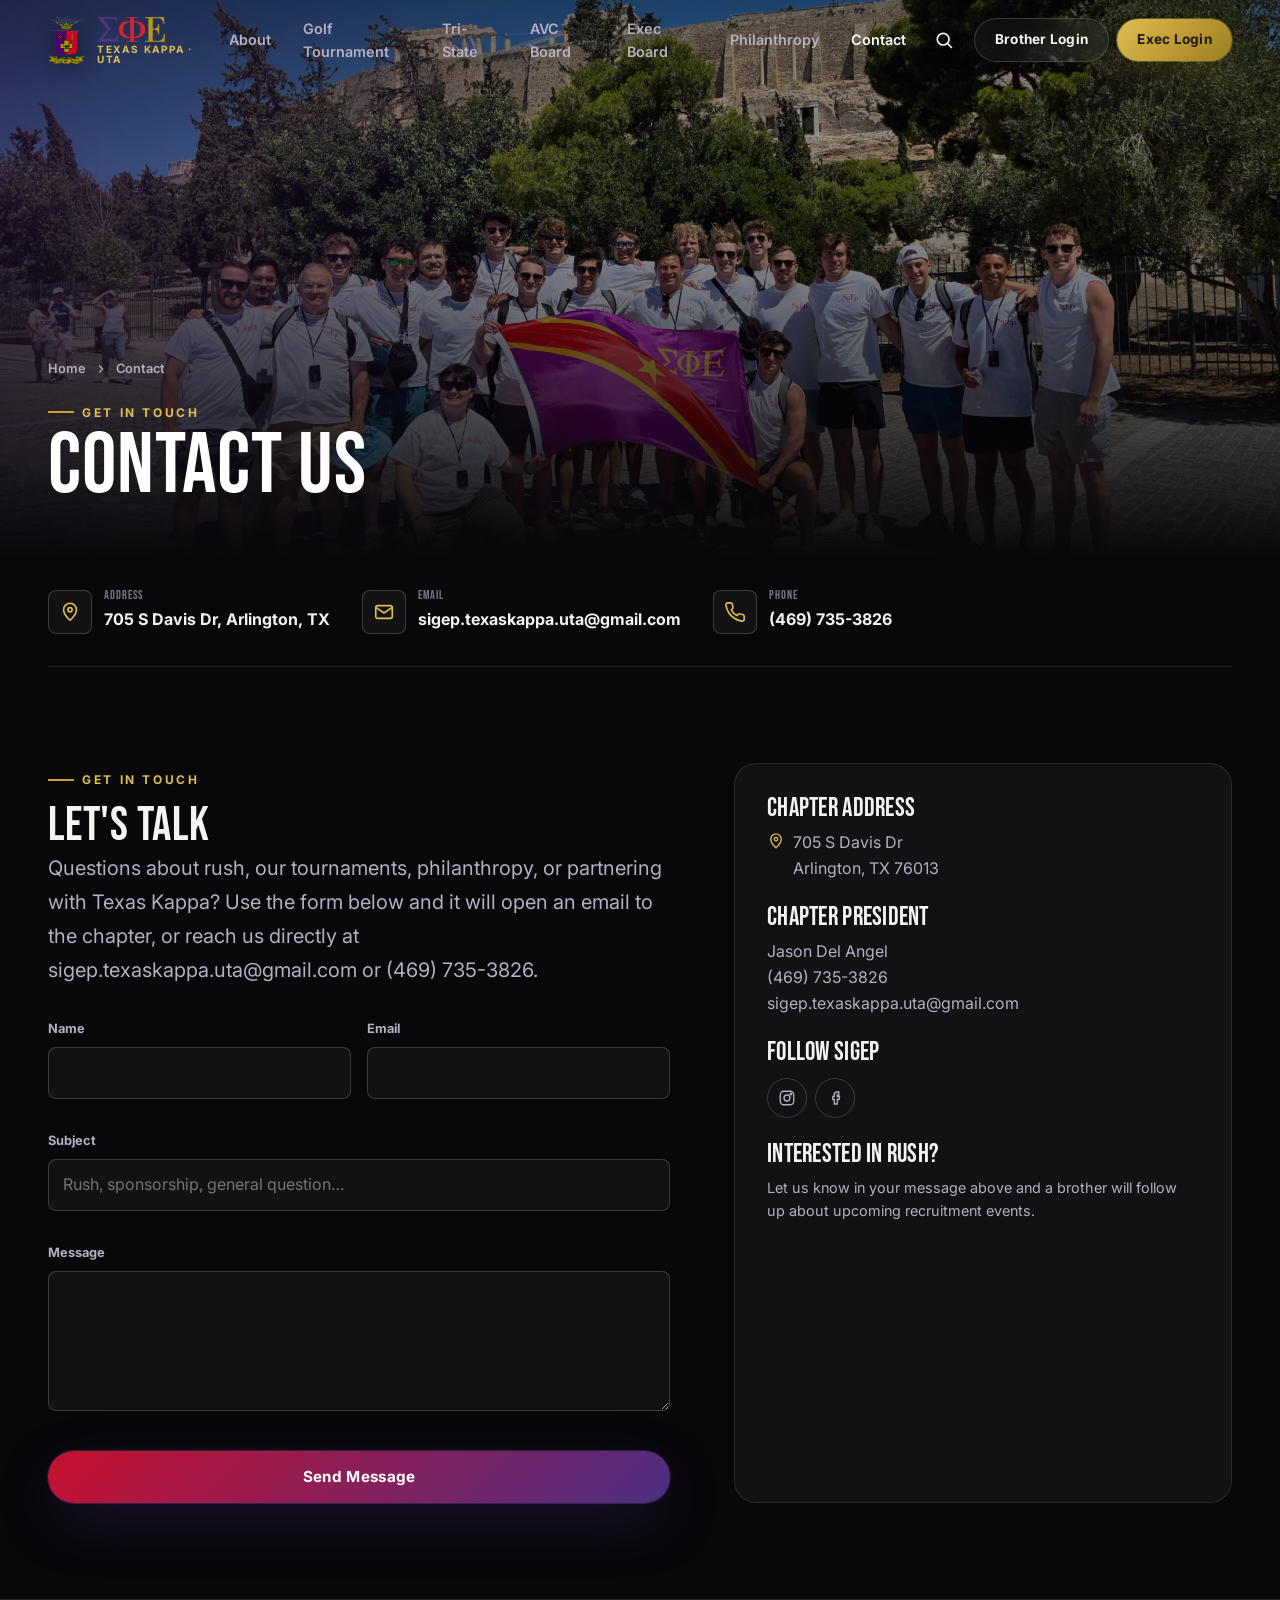
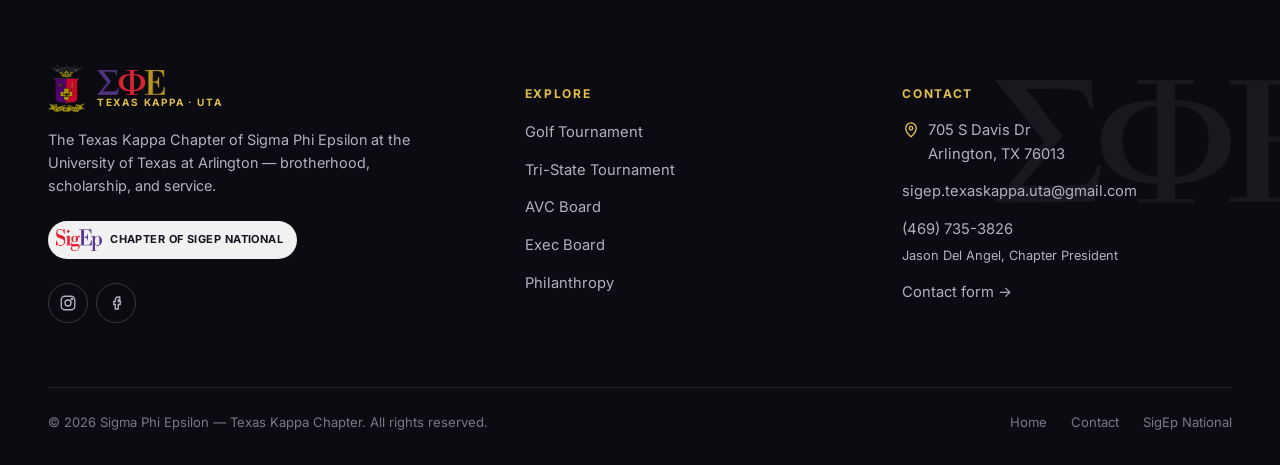
<file: contact.html>
<!doctype html>
<html lang="en">
<head>
<meta charset="UTF-8">
<meta name="viewport" content="width=device-width, initial-scale=1">
<title>Contact Us | Sigma Phi Epsilon — Texas Kappa</title>
<meta name="description" content="Get in touch with the Texas Kappa Chapter of Sigma Phi Epsilon at UT Arlington — 705 S Davis Dr, Arlington, TX.">
<link rel="icon" type="image/png" sizes="32x32" href="assets/img/favicon-32.png">
<link rel="apple-touch-icon" href="assets/img/apple-touch-icon.png">
<link rel="stylesheet" href="css/style.css">
</head>
<body>
<a class="skip-link" href="#main">Skip to content</a>

<header class="nav" data-nav>
  <div class="container nav-inner">
    <a class="brand" href="index.html" aria-label="Sigma Phi Epsilon, Texas Kappa — home">
      <span class="brand-mark" aria-hidden="true"><img src="assets/img/logo-crest.png" alt=""></span>
      <span class="brand-text"><span class="brand-greek"><img src="assets/img/logo-sigep-letters-color.png" alt="ΣΦΕ"></span><span class="brand-sub">Texas Kappa · UTA</span></span>
    </a>
    <nav class="nav-links" aria-label="Primary">
      <a href="index.html#about">About</a>
      <a href="golf-tournament.html">Golf Tournament</a>
      <a href="tri-state-tournament.html">Tri-State</a>
      <a href="avc-board.html">AVC Board</a>
      <a href="exec-board.html">Exec Board</a>
      <a href="philanthropy.html">Philanthropy</a>
      <a href="contact.html" class="is-active" aria-current="page">Contact</a>
    </nav>
    <div class="nav-actions">
      <button class="icon-btn" data-open="[data-search-overlay]" aria-label="Open search">
        <svg viewBox="0 0 24 24" fill="none" stroke="currentColor" stroke-width="2" stroke-linecap="round"><circle cx="11" cy="11" r="7"/><path d="M21 21l-4.3-4.3"/></svg>
      </button>
      <div class="login-group">
        <button class="btn btn-ghost btn-sm" data-open="[data-brother-modal]">Brother Login</button>
        <button class="btn btn-gold btn-sm" data-open="[data-exec-modal]">Exec Login</button>
      </div>
      <button class="icon-btn menu-toggle" data-menu-toggle aria-label="Open menu" aria-expanded="false" aria-controls="mobile-drawer">
        <svg class="icon-open" viewBox="0 0 24 24" fill="none" stroke="currentColor" stroke-width="2" stroke-linecap="round"><path d="M4 7h16M4 12h16M4 17h16"/></svg>
        <svg class="icon-close" viewBox="0 0 24 24" fill="none" stroke="currentColor" stroke-width="2" stroke-linecap="round"><path d="M6 6l12 12M18 6L6 18"/></svg>
      </button>
    </div>
  </div>
</header>

<div class="mobile-drawer" id="mobile-drawer" data-drawer>
  <nav aria-label="Mobile">
    <a href="index.html#about">About</a>
    <a href="golf-tournament.html">Golf Tournament</a>
    <a href="tri-state-tournament.html">Tri-State</a>
    <a href="avc-board.html">AVC Board</a>
    <a href="exec-board.html">Exec Board</a>
    <a href="philanthropy.html">Philanthropy</a>
    <a href="contact.html">Contact</a>
  </nav>
  <div class="drawer-actions">
    <button class="btn btn-ghost btn-block" data-open="[data-brother-modal]">Brother Login</button>
    <button class="btn btn-gold btn-block" data-open="[data-exec-modal]">Exec Login</button>
  </div>
</div>

<div class="search-overlay" data-search-overlay aria-hidden="true" role="dialog" aria-modal="true" aria-label="Site search">
  <div class="search-panel">
    <div class="search-input-row">
      <svg viewBox="0 0 24 24" fill="none" stroke="currentColor" stroke-width="2" stroke-linecap="round"><circle cx="11" cy="11" r="7"/><path d="M21 21l-4.3-4.3"/></svg>
      <input type="text" data-search-input placeholder="Search the chapter site…" aria-label="Search">
      <button class="icon-btn" data-close aria-label="Close search"><svg viewBox="0 0 24 24" fill="none" stroke="currentColor" stroke-width="2" stroke-linecap="round"><path d="M6 6l12 12M18 6L6 18"/></svg></button>
    </div>
    <div class="search-results" data-search-results></div>
    <div class="search-hint"><span><span class="kbd">↑↓</span> navigate</span><span><span class="kbd">Enter</span> select</span><span><span class="kbd">Esc</span> close</span></div>
  </div>
</div>

<div class="modal-overlay" data-brother-modal aria-hidden="true" role="dialog" aria-modal="true" aria-label="Brother login">
  <div class="modal-card">
    <button class="icon-btn modal-close" data-close aria-label="Close"><svg viewBox="0 0 24 24" fill="none" stroke="currentColor" stroke-width="2" stroke-linecap="round"><path d="M6 6l12 12M18 6L6 18"/></svg></button>
    <div class="modal-icon"><svg viewBox="0 0 24 24" fill="none" stroke="currentColor" stroke-width="1.8"><path d="M12 12a4 4 0 100-8 4 4 0 000 8zM4 21c1.5-4 5-6 8-6s6.5 2 8 6"/></svg></div>
    <span class="modal-badge">Coming soon</span>
    <h3>Brother Portal</h3>
    <p>A private space for active brothers — event RSVPs, point tracking, and chapter docs. Login opens once the portal is built.</p>
    <form data-portal-form>
      <div class="field"><label for="brother-email">UTA email</label><input id="brother-email" type="email" placeholder="you@mavs.uta.edu" disabled></div>
      <div class="field"><label for="brother-pass">Password</label><input id="brother-pass" type="password" placeholder="••••••••" disabled></div>
      <button class="btn btn-primary btn-block" type="submit">Notify me when it's live</button>
      <p class="form-status" data-form-status></p>
    </form>
  </div>
</div>

<div class="modal-overlay" data-exec-modal aria-hidden="true" role="dialog" aria-modal="true" aria-label="Exec board login">
  <div class="modal-card">
    <button class="icon-btn modal-close" data-close aria-label="Close"><svg viewBox="0 0 24 24" fill="none" stroke="currentColor" stroke-width="2" stroke-linecap="round"><path d="M6 6l12 12M18 6L6 18"/></svg></button>
    <div class="modal-icon"><svg viewBox="0 0 24 24" fill="none" stroke="currentColor" stroke-width="1.8"><path d="M12 3l7 4v5c0 4.5-3 8-7 9-4-1-7-4.5-7-9V7l7-4z"/></svg></div>
    <span class="modal-badge">Coming soon</span>
    <h3>Exec Portal</h3>
    <p>Admin tools for the executive board — content management, budgets, and reporting. Restricted to officers once live.</p>
    <form data-portal-form>
      <div class="field"><label for="exec-email">Officer email</label><input id="exec-email" type="email" placeholder="you@mavs.uta.edu" disabled></div>
      <div class="field"><label for="exec-pass">Password</label><input id="exec-pass" type="password" placeholder="••••••••" disabled></div>
      <button class="btn btn-primary btn-block" type="submit">Notify me when it's live</button>
      <p class="form-status" data-form-status></p>
    </form>
  </div>
</div>

<main id="main">
  <section class="page-hero">
    <img src="assets/img/hero-4.jpg" alt="Texas Kappa brothers with the chapter flag at the Acropolis in Athens, Greece." loading="eager">
    <div class="hero-scrim" aria-hidden="true"></div>
    <div class="page-hero-content">
      <div class="container">
        <span class="breadcrumb"><a href="index.html">Home</a><svg viewBox="0 0 24 24" fill="none" stroke="currentColor" stroke-width="2"><path d="M9 6l6 6-6 6"/></svg><span>Contact</span></span>
        <span class="eyebrow">Get in Touch</span>
        <h1 class="page-title">Contact Us</h1>
      </div>
    </div>
  </section>

  <div class="container">
    <div class="info-strip">
      <div class="info-item">
        <span class="value-icon" aria-hidden="true"><svg viewBox="0 0 24 24" fill="none" stroke="currentColor" stroke-width="1.8"><path d="M12 21s7-6.3 7-11.5A7 7 0 105 9.5C5 14.7 12 21 12 21z"/><circle cx="12" cy="9.5" r="2.3"/></svg></span>
        <div><h4>Address</h4><p>705 S Davis Dr, Arlington, TX</p></div>
      </div>
      <div class="info-item">
        <span class="value-icon" aria-hidden="true"><svg viewBox="0 0 24 24" fill="none" stroke="currentColor" stroke-width="1.8"><rect x="3" y="5" width="18" height="14" rx="2"/><path d="M3 7l9 6 9-6"/></svg></span>
        <div><h4>Email</h4><p><a href="mailto:sigep.texaskappa.uta@gmail.com">sigep.texaskappa.uta@gmail.com</a></p></div>
      </div>
      <div class="info-item">
        <span class="value-icon" aria-hidden="true"><svg viewBox="0 0 24 24" fill="none" stroke="currentColor" stroke-width="1.8"><path d="M22 16.9v3a2 2 0 01-2.2 2 19.8 19.8 0 01-8.6-3.1 19.5 19.5 0 01-6-6A19.8 19.8 0 012.1 4.2 2 2 0 014.1 2h3a2 2 0 012 1.7c.1.9.3 1.8.6 2.7a2 2 0 01-.4 2.1L8 9.9a16 16 0 006 6l1.4-1.4a2 2 0 012.1-.4c.9.3 1.8.5 2.7.6a2 2 0 011.8 2z"/></svg></span>
        <div><h4>Phone</h4><p><a href="tel:+14697353826">(469) 735-3826</a></p></div>
      </div>
    </div>
  </div>

  <section class="section">
    <div class="container">
      <div class="two-col">
        <div>
          <span class="eyebrow">Get in touch</span>
          <h2 class="section-title" style="font-size:clamp(2rem,4vw,3rem)">Let's talk</h2>
          <p class="lede" style="margin-bottom:var(--space-6)">Questions about rush, our tournaments, philanthropy, or partnering with Texas Kappa? Use the form below and it will open an email to the chapter, or reach us directly at <a href="mailto:sigep.texaskappa.uta@gmail.com">sigep.texaskappa.uta@gmail.com</a> or <a href="tel:+14697353826">(469) 735-3826</a>.</p>

          <form class="contact-form" data-contact-form>
            <div class="form-row two">
              <div class="field"><label for="c-name">Name</label><input class="field-input" id="c-name" type="text" required autocomplete="name"></div>
              <div class="field"><label for="c-email">Email</label><input class="field-input" id="c-email" type="email" required autocomplete="email"></div>
            </div>
            <div class="field"><label for="c-subject">Subject</label><input class="field-input" id="c-subject" type="text" placeholder="Rush, sponsorship, general question…"></div>
            <div class="field"><label for="c-message">Message</label><textarea class="field-input" id="c-message" rows="5" required></textarea></div>
            <button class="btn btn-primary" type="submit">Send Message</button>
            <p class="form-status" data-form-status></p>
          </form>
        </div>

        <div class="contact-info-card reveal">
          <div>
            <h4 style="font-family:var(--font-display);font-size:1.6rem;margin-bottom:var(--space-2)">Chapter Address</h4>
            <p class="footer-address-icon" style="color:var(--text-muted)">
              <svg viewBox="0 0 24 24" fill="none" stroke="currentColor" stroke-width="1.8" style="width:18px;height:18px;flex-shrink:0;margin-top:2px;color:var(--gold-500)"><path d="M12 21s7-6.3 7-11.5A7 7 0 105 9.5C5 14.7 12 21 12 21z"/><circle cx="12" cy="9.5" r="2.3"/></svg>
              <span>705 S Davis Dr<br>Arlington, TX 76013</span>
            </p>
          </div>
          <div>
            <h4 style="font-family:var(--font-display);font-size:1.6rem;margin-bottom:var(--space-2)">Chapter President</h4>
            <p style="color:var(--text-muted)">Jason Del Angel<br><a href="tel:+14697353826">(469) 735-3826</a><br><a href="mailto:sigep.texaskappa.uta@gmail.com">sigep.texaskappa.uta@gmail.com</a></p>
          </div>
          <div>
            <h4 style="font-family:var(--font-display);font-size:1.6rem;margin-bottom:var(--space-2)">Follow SigEp</h4>
            <div class="social-row" style="margin-top:var(--space-3)" aria-label="Social media">
              <a class="social-btn" href="https://www.instagram.com/sigep_uta/" target="_blank" rel="noopener noreferrer" aria-label="Texas Kappa on Instagram"><svg viewBox="0 0 24 24" fill="none" stroke="currentColor" stroke-width="1.8"><rect x="3" y="3" width="18" height="18" rx="5"/><circle cx="12" cy="12" r="4"/><circle cx="17.2" cy="6.8" r="1"/></svg></a>
              <a class="social-btn" href="https://www.facebook.com/profile.php?id=61586861032916" target="_blank" rel="noopener noreferrer" aria-label="Texas Kappa on Facebook"><svg viewBox="0 0 24 24" fill="none" stroke="currentColor" stroke-width="1.8"><path d="M15 8h2V4h-2a4 4 0 00-4 4v2H9v4h2v6h4v-6h2.5l.5-4H15V8z"/></svg></a>
            </div>
          </div>
          <div>
            <h4 style="font-family:var(--font-display);font-size:1.6rem;margin-bottom:var(--space-2)">Interested in Rush?</h4>
            <p style="color:var(--text-muted);font-size:0.9rem">Let us know in your message above and a brother will follow up about upcoming recruitment events.</p>
          </div>
        </div>
      </div>
    </div>
  </section>
</main>

<footer class="site-footer">
  <img class="footer-watermark" src="assets/img/logo-sigep-letters.png" alt="" aria-hidden="true">
  <div class="container">
    <div class="footer-grid">
      <div class="footer-brand">
        <a class="brand" href="index.html">
          <span class="brand-mark" aria-hidden="true"><img src="assets/img/logo-crest.png" alt=""></span>
          <span class="brand-text"><span class="brand-greek"><img src="assets/img/logo-sigep-letters-color.png" alt="ΣΦΕ"></span><span class="brand-sub">Texas Kappa · UTA</span></span>
        </a>
        <p>The Texas Kappa Chapter of Sigma Phi Epsilon at the University of Texas at Arlington — brotherhood, scholarship, and service.</p>
        <a class="footer-natl" href="https://sigep.org" target="_blank" rel="noopener noreferrer">
          <img src="assets/img/logo-sigep-wordmark.png" alt="">
          <span>Chapter of SigEp National</span>
        </a>
        <div class="social-row" aria-label="Social media">
          <a class="social-btn" href="https://www.instagram.com/sigep_uta/" target="_blank" rel="noopener noreferrer" aria-label="Texas Kappa on Instagram"><svg viewBox="0 0 24 24" fill="none" stroke="currentColor" stroke-width="1.8"><rect x="3" y="3" width="18" height="18" rx="5"/><circle cx="12" cy="12" r="4"/><circle cx="17.2" cy="6.8" r="1"/></svg></a>
          <a class="social-btn" href="https://www.facebook.com/profile.php?id=61586861032916" target="_blank" rel="noopener noreferrer" aria-label="Texas Kappa on Facebook"><svg viewBox="0 0 24 24" fill="none" stroke="currentColor" stroke-width="1.8"><path d="M15 8h2V4h-2a4 4 0 00-4 4v2H9v4h2v6h4v-6h2.5l.5-4H15V8z"/></svg></a>
        </div>
      </div>
      <div class="footer-col">
        <h5>Explore</h5>
        <ul>
          <li><a href="golf-tournament.html">Golf Tournament</a></li>
          <li><a href="tri-state-tournament.html">Tri-State Tournament</a></li>
          <li><a href="avc-board.html">AVC Board</a></li>
          <li><a href="exec-board.html">Exec Board</a></li>
          <li><a href="philanthropy.html">Philanthropy</a></li>
        </ul>
      </div>
      <div class="footer-col">
        <h5>Contact</h5>
        <ul>
          <li class="footer-address-icon"><svg viewBox="0 0 24 24" fill="none" stroke="currentColor" stroke-width="1.8"><path d="M12 21s7-6.3 7-11.5A7 7 0 105 9.5C5 14.7 12 21 12 21z"/><circle cx="12" cy="9.5" r="2.3"/></svg><address>705 S Davis Dr<br>Arlington, TX 76013</address></li>
          <li><a href="mailto:sigep.texaskappa.uta@gmail.com">sigep.texaskappa.uta@gmail.com</a></li>
          <li><a href="tel:+14697353826">(469) 735-3826</a><br><span class="text-muted" style="font-size:0.8rem">Jason Del Angel, Chapter President</span></li>
          <li><a href="contact.html">Contact form →</a></li>
        </ul>
      </div>
    </div>
    <div class="footer-bottom">
      <span>© <span data-year></span> Sigma Phi Epsilon — Texas Kappa Chapter. All rights reserved.</span>
      <span class="footer-legal"><a href="index.html">Home</a><a href="contact.html">Contact</a><a href="https://sigep.org" target="_blank" rel="noopener noreferrer">SigEp National</a></span>
    </div>
  </div>
</footer>

<script src="js/main.js"></script>
</body>
</html>
</file>
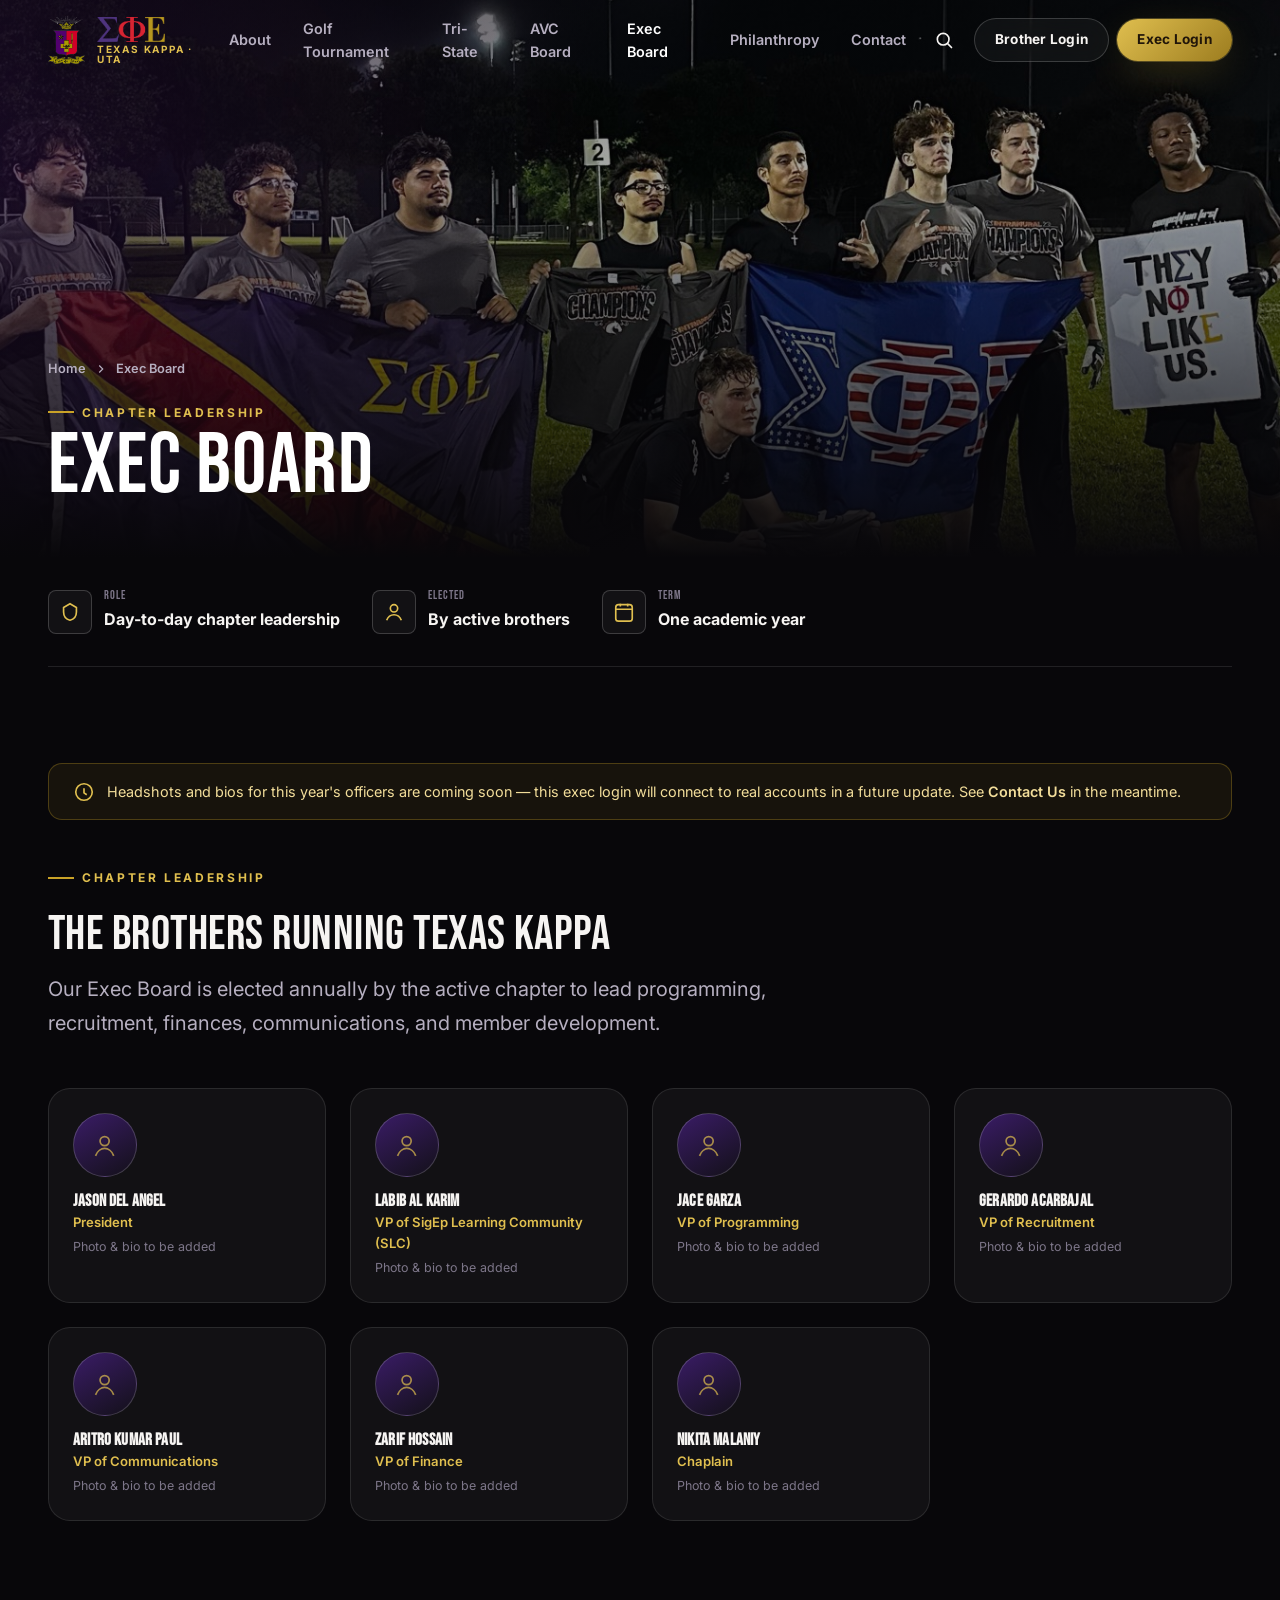
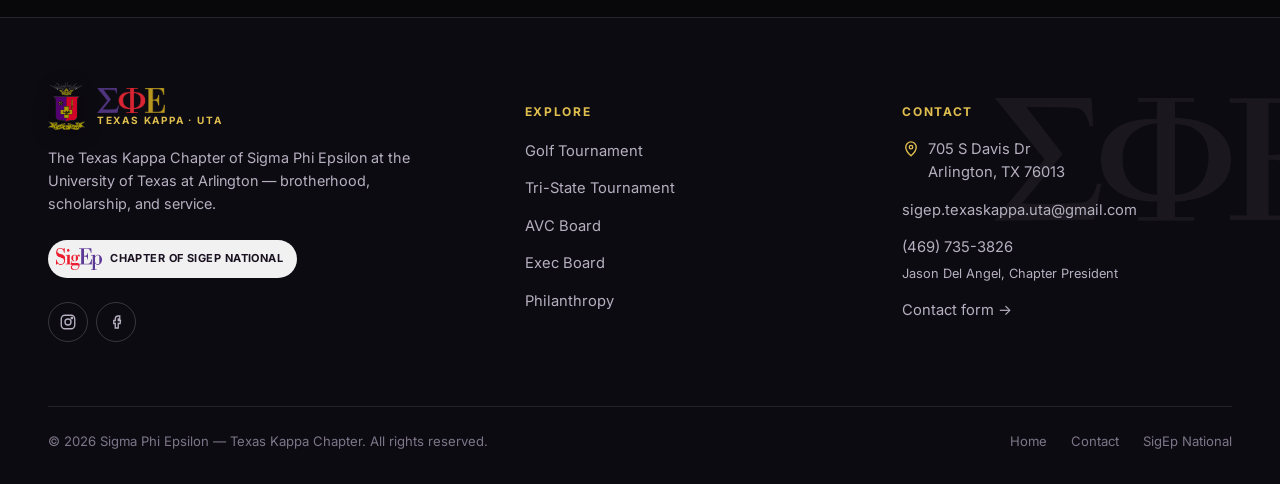
<file: exec-board.html>
<!doctype html>
<html lang="en">
<head>
<meta charset="UTF-8">
<meta name="viewport" content="width=device-width, initial-scale=1">
<title>Exec Board | Sigma Phi Epsilon — Texas Kappa</title>
<meta name="description" content="Meet the Executive Board leading the Texas Kappa Chapter of Sigma Phi Epsilon at UT Arlington.">
<link rel="icon" type="image/png" sizes="32x32" href="assets/img/favicon-32.png">
<link rel="apple-touch-icon" href="assets/img/apple-touch-icon.png">
<link rel="stylesheet" href="css/style.css">
</head>
<body>
<a class="skip-link" href="#main">Skip to content</a>

<header class="nav" data-nav>
  <div class="container nav-inner">
    <a class="brand" href="index.html" aria-label="Sigma Phi Epsilon, Texas Kappa — home">
      <span class="brand-mark" aria-hidden="true"><img src="assets/img/logo-crest.png" alt=""></span>
      <span class="brand-text"><span class="brand-greek"><img src="assets/img/logo-sigep-letters-color.png" alt="ΣΦΕ"></span><span class="brand-sub">Texas Kappa · UTA</span></span>
    </a>
    <nav class="nav-links" aria-label="Primary">
      <a href="index.html#about">About</a>
      <a href="golf-tournament.html">Golf Tournament</a>
      <a href="tri-state-tournament.html">Tri-State</a>
      <a href="avc-board.html">AVC Board</a>
      <a href="exec-board.html" class="is-active" aria-current="page">Exec Board</a>
      <a href="philanthropy.html">Philanthropy</a>
      <a href="contact.html">Contact</a>
    </nav>
    <div class="nav-actions">
      <button class="icon-btn" data-open="[data-search-overlay]" aria-label="Open search">
        <svg viewBox="0 0 24 24" fill="none" stroke="currentColor" stroke-width="2" stroke-linecap="round"><circle cx="11" cy="11" r="7"/><path d="M21 21l-4.3-4.3"/></svg>
      </button>
      <div class="login-group">
        <button class="btn btn-ghost btn-sm" data-open="[data-brother-modal]">Brother Login</button>
        <button class="btn btn-gold btn-sm" data-open="[data-exec-modal]">Exec Login</button>
      </div>
      <button class="icon-btn menu-toggle" data-menu-toggle aria-label="Open menu" aria-expanded="false" aria-controls="mobile-drawer">
        <svg class="icon-open" viewBox="0 0 24 24" fill="none" stroke="currentColor" stroke-width="2" stroke-linecap="round"><path d="M4 7h16M4 12h16M4 17h16"/></svg>
        <svg class="icon-close" viewBox="0 0 24 24" fill="none" stroke="currentColor" stroke-width="2" stroke-linecap="round"><path d="M6 6l12 12M18 6L6 18"/></svg>
      </button>
    </div>
  </div>
</header>

<div class="mobile-drawer" id="mobile-drawer" data-drawer>
  <nav aria-label="Mobile">
    <a href="index.html#about">About</a>
    <a href="golf-tournament.html">Golf Tournament</a>
    <a href="tri-state-tournament.html">Tri-State</a>
    <a href="avc-board.html">AVC Board</a>
    <a href="exec-board.html">Exec Board</a>
    <a href="philanthropy.html">Philanthropy</a>
    <a href="contact.html">Contact</a>
  </nav>
  <div class="drawer-actions">
    <button class="btn btn-ghost btn-block" data-open="[data-brother-modal]">Brother Login</button>
    <button class="btn btn-gold btn-block" data-open="[data-exec-modal]">Exec Login</button>
  </div>
</div>

<div class="search-overlay" data-search-overlay aria-hidden="true" role="dialog" aria-modal="true" aria-label="Site search">
  <div class="search-panel">
    <div class="search-input-row">
      <svg viewBox="0 0 24 24" fill="none" stroke="currentColor" stroke-width="2" stroke-linecap="round"><circle cx="11" cy="11" r="7"/><path d="M21 21l-4.3-4.3"/></svg>
      <input type="text" data-search-input placeholder="Search the chapter site…" aria-label="Search">
      <button class="icon-btn" data-close aria-label="Close search"><svg viewBox="0 0 24 24" fill="none" stroke="currentColor" stroke-width="2" stroke-linecap="round"><path d="M6 6l12 12M18 6L6 18"/></svg></button>
    </div>
    <div class="search-results" data-search-results></div>
    <div class="search-hint"><span><span class="kbd">↑↓</span> navigate</span><span><span class="kbd">Enter</span> select</span><span><span class="kbd">Esc</span> close</span></div>
  </div>
</div>

<div class="modal-overlay" data-brother-modal aria-hidden="true" role="dialog" aria-modal="true" aria-label="Brother login">
  <div class="modal-card">
    <button class="icon-btn modal-close" data-close aria-label="Close"><svg viewBox="0 0 24 24" fill="none" stroke="currentColor" stroke-width="2" stroke-linecap="round"><path d="M6 6l12 12M18 6L6 18"/></svg></button>
    <div class="modal-icon"><svg viewBox="0 0 24 24" fill="none" stroke="currentColor" stroke-width="1.8"><path d="M12 12a4 4 0 100-8 4 4 0 000 8zM4 21c1.5-4 5-6 8-6s6.5 2 8 6"/></svg></div>
    <span class="modal-badge">Coming soon</span>
    <h3>Brother Portal</h3>
    <p>A private space for active brothers — event RSVPs, point tracking, and chapter docs. Login opens once the portal is built.</p>
    <form data-portal-form>
      <div class="field"><label for="brother-email">UTA email</label><input id="brother-email" type="email" placeholder="you@mavs.uta.edu" disabled></div>
      <div class="field"><label for="brother-pass">Password</label><input id="brother-pass" type="password" placeholder="••••••••" disabled></div>
      <button class="btn btn-primary btn-block" type="submit">Notify me when it's live</button>
      <p class="form-status" data-form-status></p>
    </form>
  </div>
</div>

<div class="modal-overlay" data-exec-modal aria-hidden="true" role="dialog" aria-modal="true" aria-label="Exec board login">
  <div class="modal-card">
    <button class="icon-btn modal-close" data-close aria-label="Close"><svg viewBox="0 0 24 24" fill="none" stroke="currentColor" stroke-width="2" stroke-linecap="round"><path d="M6 6l12 12M18 6L6 18"/></svg></button>
    <div class="modal-icon"><svg viewBox="0 0 24 24" fill="none" stroke="currentColor" stroke-width="1.8"><path d="M12 3l7 4v5c0 4.5-3 8-7 9-4-1-7-4.5-7-9V7l7-4z"/></svg></div>
    <span class="modal-badge">Coming soon</span>
    <h3>Exec Portal</h3>
    <p>Admin tools for the executive board — content management, budgets, and reporting. Restricted to officers once live.</p>
    <form data-portal-form>
      <div class="field"><label for="exec-email">Officer email</label><input id="exec-email" type="email" placeholder="you@mavs.uta.edu" disabled></div>
      <div class="field"><label for="exec-pass">Password</label><input id="exec-pass" type="password" placeholder="••••••••" disabled></div>
      <button class="btn btn-primary btn-block" type="submit">Notify me when it's live</button>
      <p class="form-status" data-form-status></p>
    </form>
  </div>
</div>

<main id="main">
  <section class="page-hero">
    <img src="assets/img/hero-2.jpg" alt="Texas Kappa intramural champions holding the chapter flag at night." loading="eager">
    <div class="hero-scrim" aria-hidden="true"></div>
    <div class="page-hero-content">
      <div class="container">
        <span class="breadcrumb"><a href="index.html">Home</a><svg viewBox="0 0 24 24" fill="none" stroke="currentColor" stroke-width="2"><path d="M9 6l6 6-6 6"/></svg><span>Exec Board</span></span>
        <span class="eyebrow">Chapter Leadership</span>
        <h1 class="page-title">Exec Board</h1>
      </div>
    </div>
  </section>

  <div class="container">
    <div class="info-strip">
      <div class="info-item">
        <span class="value-icon" aria-hidden="true"><svg viewBox="0 0 24 24" fill="none" stroke="currentColor" stroke-width="1.8"><path d="M12 3l7 4v5c0 4.5-3 8-7 9-4-1-7-4.5-7-9V7l7-4z"/></svg></span>
        <div><h4>Role</h4><p>Day-to-day chapter leadership</p></div>
      </div>
      <div class="info-item">
        <span class="value-icon" aria-hidden="true"><svg viewBox="0 0 24 24" fill="none" stroke="currentColor" stroke-width="1.8"><path d="M12 12a4 4 0 100-8 4 4 0 000 8zM4 21c1.5-4 5-6 8-6s6.5 2 8 6"/></svg></span>
        <div><h4>Elected</h4><p>By active brothers</p></div>
      </div>
      <div class="info-item">
        <span class="value-icon" aria-hidden="true"><svg viewBox="0 0 24 24" fill="none" stroke="currentColor" stroke-width="1.8"><rect x="3" y="4" width="18" height="18" rx="3"/><path d="M3 9h18M8 3v3M16 3v3"/></svg></span>
        <div><h4>Term</h4><p>One academic year</p></div>
      </div>
    </div>
  </div>

  <section class="section">
    <div class="container">
      <div class="coming-soon-banner reveal">
        <svg viewBox="0 0 24 24" fill="none" stroke="currentColor" stroke-width="1.8"><circle cx="12" cy="12" r="9"/><path d="M12 8v5l3 2"/></svg>
        <span>Headshots and bios for this year's officers are coming soon — this exec login will connect to real accounts in a future update. See <a href="contact.html" class="link-underline" style="color:inherit">Contact Us</a> in the meantime.</span>
      </div>

      <div class="section-head">
        <span class="eyebrow">Chapter Leadership</span>
        <h2 class="section-title" style="font-size:clamp(2rem,4vw,3rem)">The brothers running Texas Kappa</h2>
        <p class="lede">Our Exec Board is elected annually by the active chapter to lead programming, recruitment, finances, communications, and member development.</p>
      </div>

      <div class="person-grid stagger-grid">
        <div class="person-card reveal">
          <div class="person-avatar"><svg viewBox="0 0 24 24" fill="none" stroke="currentColor" stroke-width="1.5"><circle cx="12" cy="8" r="4"/><path d="M4 21c1.5-4.2 5-6.5 8-6.5s6.5 2.3 8 6.5"/></svg></div>
          <h4>Jason Del Angel</h4>
          <div class="role">President</div>
          <div class="placeholder-tag">Photo &amp; bio to be added</div>
        </div>
        <div class="person-card reveal">
          <div class="person-avatar"><svg viewBox="0 0 24 24" fill="none" stroke="currentColor" stroke-width="1.5"><circle cx="12" cy="8" r="4"/><path d="M4 21c1.5-4.2 5-6.5 8-6.5s6.5 2.3 8 6.5"/></svg></div>
          <h4>Labib Al Karim</h4>
          <div class="role">VP of SigEp Learning Community (SLC)</div>
          <div class="placeholder-tag">Photo &amp; bio to be added</div>
        </div>
        <div class="person-card reveal">
          <div class="person-avatar"><svg viewBox="0 0 24 24" fill="none" stroke="currentColor" stroke-width="1.5"><circle cx="12" cy="8" r="4"/><path d="M4 21c1.5-4.2 5-6.5 8-6.5s6.5 2.3 8 6.5"/></svg></div>
          <h4>Jace Garza</h4>
          <div class="role">VP of Programming</div>
          <div class="placeholder-tag">Photo &amp; bio to be added</div>
        </div>
        <div class="person-card reveal">
          <div class="person-avatar"><svg viewBox="0 0 24 24" fill="none" stroke="currentColor" stroke-width="1.5"><circle cx="12" cy="8" r="4"/><path d="M4 21c1.5-4.2 5-6.5 8-6.5s6.5 2.3 8 6.5"/></svg></div>
          <h4>Gerardo Acarbajal</h4>
          <div class="role">VP of Recruitment</div>
          <div class="placeholder-tag">Photo &amp; bio to be added</div>
        </div>
        <div class="person-card reveal">
          <div class="person-avatar"><svg viewBox="0 0 24 24" fill="none" stroke="currentColor" stroke-width="1.5"><circle cx="12" cy="8" r="4"/><path d="M4 21c1.5-4.2 5-6.5 8-6.5s6.5 2.3 8 6.5"/></svg></div>
          <h4>Aritro Kumar Paul</h4>
          <div class="role">VP of Communications</div>
          <div class="placeholder-tag">Photo &amp; bio to be added</div>
        </div>
        <div class="person-card reveal">
          <div class="person-avatar"><svg viewBox="0 0 24 24" fill="none" stroke="currentColor" stroke-width="1.5"><circle cx="12" cy="8" r="4"/><path d="M4 21c1.5-4.2 5-6.5 8-6.5s6.5 2.3 8 6.5"/></svg></div>
          <h4>Zarif Hossain</h4>
          <div class="role">VP of Finance</div>
          <div class="placeholder-tag">Photo &amp; bio to be added</div>
        </div>
        <div class="person-card reveal">
          <div class="person-avatar"><svg viewBox="0 0 24 24" fill="none" stroke="currentColor" stroke-width="1.5"><circle cx="12" cy="8" r="4"/><path d="M4 21c1.5-4.2 5-6.5 8-6.5s6.5 2.3 8 6.5"/></svg></div>
          <h4>Nikita Malaniy</h4>
          <div class="role">Chaplain</div>
          <div class="placeholder-tag">Photo &amp; bio to be added</div>
        </div>
      </div>
    </div>
  </section>
</main>

<footer class="site-footer">
  <img class="footer-watermark" src="assets/img/logo-sigep-letters.png" alt="" aria-hidden="true">
  <div class="container">
    <div class="footer-grid">
      <div class="footer-brand">
        <a class="brand" href="index.html">
          <span class="brand-mark" aria-hidden="true"><img src="assets/img/logo-crest.png" alt=""></span>
          <span class="brand-text"><span class="brand-greek"><img src="assets/img/logo-sigep-letters-color.png" alt="ΣΦΕ"></span><span class="brand-sub">Texas Kappa · UTA</span></span>
        </a>
        <p>The Texas Kappa Chapter of Sigma Phi Epsilon at the University of Texas at Arlington — brotherhood, scholarship, and service.</p>
        <a class="footer-natl" href="https://sigep.org" target="_blank" rel="noopener noreferrer">
          <img src="assets/img/logo-sigep-wordmark.png" alt="">
          <span>Chapter of SigEp National</span>
        </a>
        <div class="social-row" aria-label="Social media">
          <a class="social-btn" href="https://www.instagram.com/sigep_uta/" target="_blank" rel="noopener noreferrer" aria-label="Texas Kappa on Instagram"><svg viewBox="0 0 24 24" fill="none" stroke="currentColor" stroke-width="1.8"><rect x="3" y="3" width="18" height="18" rx="5"/><circle cx="12" cy="12" r="4"/><circle cx="17.2" cy="6.8" r="1"/></svg></a>
          <a class="social-btn" href="https://www.facebook.com/profile.php?id=61586861032916" target="_blank" rel="noopener noreferrer" aria-label="Texas Kappa on Facebook"><svg viewBox="0 0 24 24" fill="none" stroke="currentColor" stroke-width="1.8"><path d="M15 8h2V4h-2a4 4 0 00-4 4v2H9v4h2v6h4v-6h2.5l.5-4H15V8z"/></svg></a>
        </div>
      </div>
      <div class="footer-col">
        <h5>Explore</h5>
        <ul>
          <li><a href="golf-tournament.html">Golf Tournament</a></li>
          <li><a href="tri-state-tournament.html">Tri-State Tournament</a></li>
          <li><a href="avc-board.html">AVC Board</a></li>
          <li><a href="exec-board.html">Exec Board</a></li>
          <li><a href="philanthropy.html">Philanthropy</a></li>
        </ul>
      </div>
      <div class="footer-col">
        <h5>Contact</h5>
        <ul>
          <li class="footer-address-icon"><svg viewBox="0 0 24 24" fill="none" stroke="currentColor" stroke-width="1.8"><path d="M12 21s7-6.3 7-11.5A7 7 0 105 9.5C5 14.7 12 21 12 21z"/><circle cx="12" cy="9.5" r="2.3"/></svg><address>705 S Davis Dr<br>Arlington, TX 76013</address></li>
          <li><a href="mailto:sigep.texaskappa.uta@gmail.com">sigep.texaskappa.uta@gmail.com</a></li>
          <li><a href="tel:+14697353826">(469) 735-3826</a><br><span class="text-muted" style="font-size:0.8rem">Jason Del Angel, Chapter President</span></li>
          <li><a href="contact.html">Contact form →</a></li>
        </ul>
      </div>
    </div>
    <div class="footer-bottom">
      <span>© <span data-year></span> Sigma Phi Epsilon — Texas Kappa Chapter. All rights reserved.</span>
      <span class="footer-legal"><a href="index.html">Home</a><a href="contact.html">Contact</a><a href="https://sigep.org" target="_blank" rel="noopener noreferrer">SigEp National</a></span>
    </div>
  </div>
</footer>

<script src="js/main.js"></script>
</body>
</html>
</file>
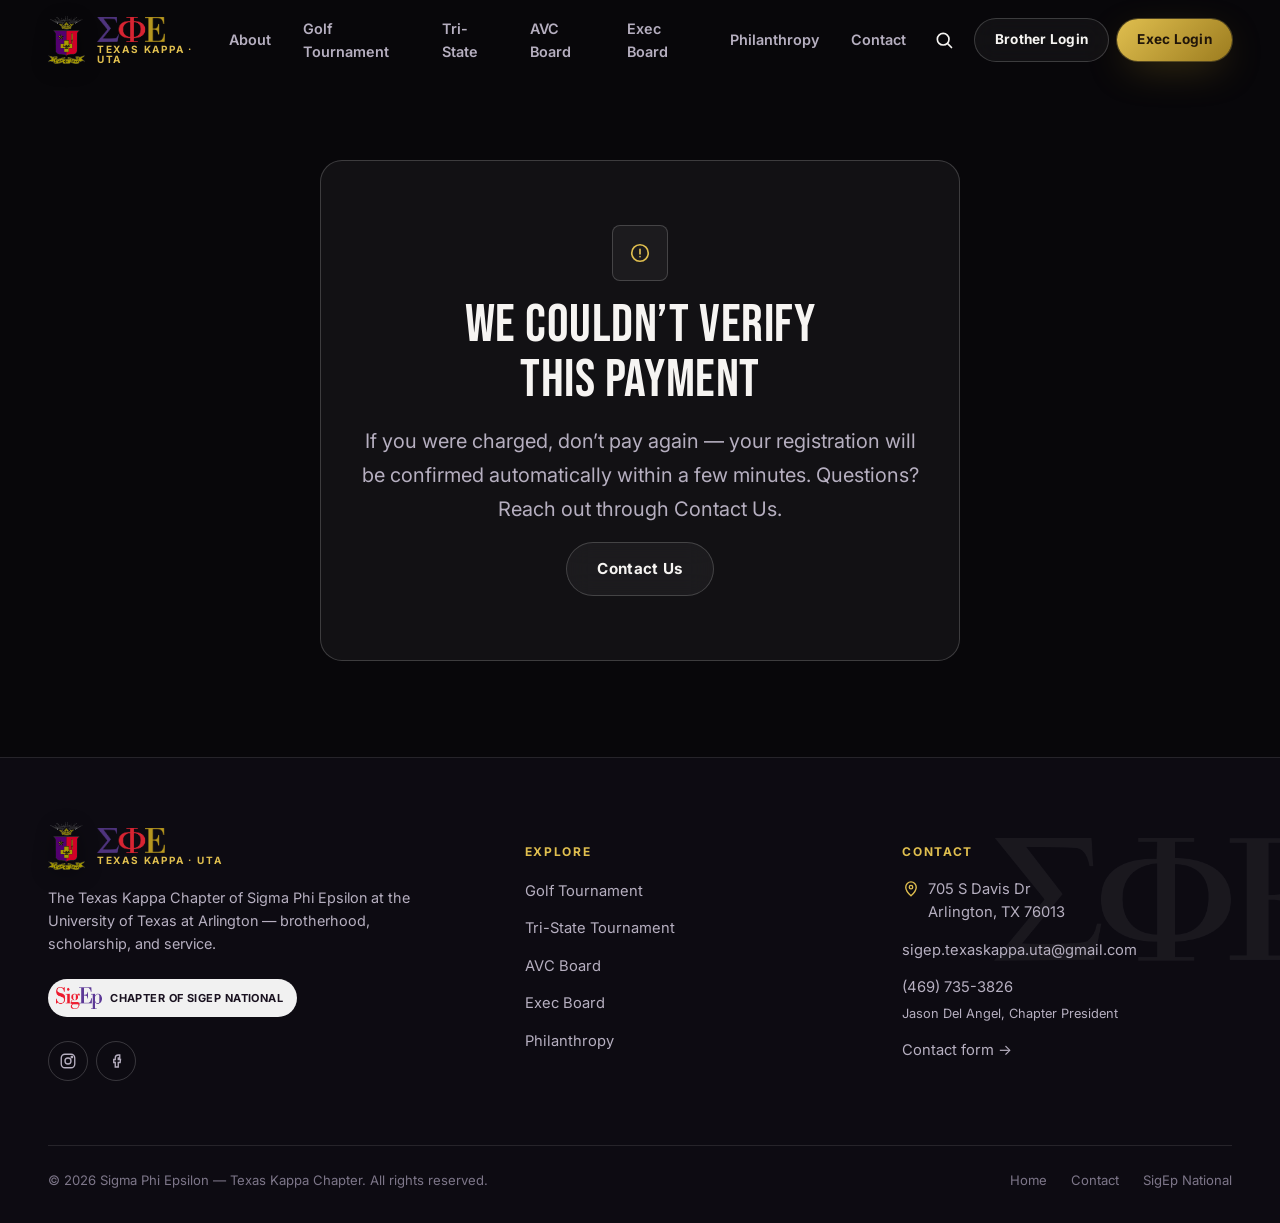
<file: golf-registration-success.html>
<!doctype html>
<html lang="en">
<head>
<meta charset="UTF-8">
<meta name="viewport" content="width=device-width, initial-scale=1">
<title>Confirmation | Sigma Phi Epsilon — Texas Kappa</title>
<meta name="robots" content="noindex">
<link rel="icon" type="image/png" sizes="32x32" href="assets/img/favicon-32.png">
<link rel="apple-touch-icon" href="assets/img/apple-touch-icon.png">
<link rel="stylesheet" href="css/style.css">
</head>
<body>
<a class="skip-link" href="#main">Skip to content</a>

<header class="nav" data-nav>
  <div class="container nav-inner">
    <a class="brand" href="index.html" aria-label="Sigma Phi Epsilon, Texas Kappa — home">
      <span class="brand-mark" aria-hidden="true"><img src="assets/img/logo-crest.png" alt=""></span>
      <span class="brand-text"><span class="brand-greek"><img src="assets/img/logo-sigep-letters-color.png" alt="ΣΦΕ"></span><span class="brand-sub">Texas Kappa · UTA</span></span>
    </a>
    <nav class="nav-links" aria-label="Primary">
      <a href="index.html#about">About</a>
      <a href="golf-tournament.html">Golf Tournament</a>
      <a href="tri-state-tournament.html">Tri-State</a>
      <a href="avc-board.html">AVC Board</a>
      <a href="exec-board.html">Exec Board</a>
      <a href="philanthropy.html">Philanthropy</a>
      <a href="contact.html">Contact</a>
    </nav>
    <div class="nav-actions">
      <button class="icon-btn" data-open="[data-search-overlay]" aria-label="Open search">
        <svg viewBox="0 0 24 24" fill="none" stroke="currentColor" stroke-width="2" stroke-linecap="round"><circle cx="11" cy="11" r="7"/><path d="M21 21l-4.3-4.3"/></svg>
      </button>
      <div class="login-group">
        <button class="btn btn-ghost btn-sm" data-open="[data-brother-modal]">Brother Login</button>
        <button class="btn btn-gold btn-sm" data-open="[data-exec-modal]">Exec Login</button>
      </div>
      <button class="icon-btn menu-toggle" data-menu-toggle aria-label="Open menu" aria-expanded="false" aria-controls="mobile-drawer">
        <svg class="icon-open" viewBox="0 0 24 24" fill="none" stroke="currentColor" stroke-width="2" stroke-linecap="round"><path d="M4 7h16M4 12h16M4 17h16"/></svg>
        <svg class="icon-close" viewBox="0 0 24 24" fill="none" stroke="currentColor" stroke-width="2" stroke-linecap="round"><path d="M6 6l12 12M18 6L6 18"/></svg>
      </button>
    </div>
  </div>
</header>

<div class="mobile-drawer" id="mobile-drawer" data-drawer>
  <nav aria-label="Mobile">
    <a href="index.html#about">About</a>
    <a href="golf-tournament.html">Golf Tournament</a>
    <a href="tri-state-tournament.html">Tri-State</a>
    <a href="avc-board.html">AVC Board</a>
    <a href="exec-board.html">Exec Board</a>
    <a href="philanthropy.html">Philanthropy</a>
    <a href="contact.html">Contact</a>
  </nav>
  <div class="drawer-actions">
    <button class="btn btn-ghost btn-block" data-open="[data-brother-modal]">Brother Login</button>
    <button class="btn btn-gold btn-block" data-open="[data-exec-modal]">Exec Login</button>
  </div>
</div>

<div class="search-overlay" data-search-overlay aria-hidden="true" role="dialog" aria-modal="true" aria-label="Site search">
  <div class="search-panel">
    <div class="search-input-row">
      <svg viewBox="0 0 24 24" fill="none" stroke="currentColor" stroke-width="2" stroke-linecap="round"><circle cx="11" cy="11" r="7"/><path d="M21 21l-4.3-4.3"/></svg>
      <input type="text" data-search-input placeholder="Search the chapter site…" aria-label="Search">
      <button class="icon-btn" data-close aria-label="Close search"><svg viewBox="0 0 24 24" fill="none" stroke="currentColor" stroke-width="2" stroke-linecap="round"><path d="M6 6l12 12M18 6L6 18"/></svg></button>
    </div>
    <div class="search-results" data-search-results></div>
    <div class="search-hint"><span><span class="kbd">↑↓</span> navigate</span><span><span class="kbd">Enter</span> select</span><span><span class="kbd">Esc</span> close</span></div>
  </div>
</div>

<div class="modal-overlay" data-brother-modal aria-hidden="true" role="dialog" aria-modal="true" aria-label="Brother login">
  <div class="modal-card">
    <button class="icon-btn modal-close" data-close aria-label="Close"><svg viewBox="0 0 24 24" fill="none" stroke="currentColor" stroke-width="2" stroke-linecap="round"><path d="M6 6l12 12M18 6L6 18"/></svg></button>
    <div class="modal-icon"><svg viewBox="0 0 24 24" fill="none" stroke="currentColor" stroke-width="1.8"><path d="M12 12a4 4 0 100-8 4 4 0 000 8zM4 21c1.5-4 5-6 8-6s6.5 2 8 6"/></svg></div>
    <span class="modal-badge">Coming soon</span>
    <h3>Brother Portal</h3>
    <p>A private space for active brothers — event RSVPs, point tracking, and chapter docs. Login opens once the portal is built.</p>
    <form data-portal-form>
      <div class="field"><label for="brother-email">UTA email</label><input id="brother-email" type="email" placeholder="you@mavs.uta.edu" disabled></div>
      <div class="field"><label for="brother-pass">Password</label><input id="brother-pass" type="password" placeholder="••••••••" disabled></div>
      <button class="btn btn-primary btn-block" type="submit">Notify me when it's live</button>
      <p class="form-status" data-form-status></p>
    </form>
  </div>
</div>

<div class="modal-overlay" data-exec-modal aria-hidden="true" role="dialog" aria-modal="true" aria-label="Exec board login">
  <div class="modal-card">
    <button class="icon-btn modal-close" data-close aria-label="Close"><svg viewBox="0 0 24 24" fill="none" stroke="currentColor" stroke-width="2" stroke-linecap="round"><path d="M6 6l12 12M18 6L6 18"/></svg></button>
    <div class="modal-icon"><svg viewBox="0 0 24 24" fill="none" stroke="currentColor" stroke-width="1.8"><path d="M12 3l7 4v5c0 4.5-3 8-7 9-4-1-7-4.5-7-9V7l7-4z"/></svg></div>
    <span class="modal-badge">Coming soon</span>
    <h3>Exec Portal</h3>
    <p>Admin tools for the executive board — content management, budgets, and reporting. Restricted to officers once live.</p>
    <form data-portal-form>
      <div class="field"><label for="exec-email">Officer email</label><input id="exec-email" type="email" placeholder="you@mavs.uta.edu" disabled></div>
      <div class="field"><label for="exec-pass">Password</label><input id="exec-pass" type="password" placeholder="••••••••" disabled></div>
      <button class="btn btn-primary btn-block" type="submit">Notify me when it's live</button>
      <p class="form-status" data-form-status></p>
    </form>
  </div>
</div>

<main id="main">
  <section class="section" style="padding-top:160px;min-height:70vh">
    <div class="container">
      <div class="result-card" data-result aria-live="polite">
        <h1>Confirming your payment…</h1>
        <p class="lede">One moment while we verify it with Stripe.</p>
      </div>
    </div>
  </section>
</main>

<footer class="site-footer">
  <img class="footer-watermark" src="assets/img/logo-sigep-letters.png" alt="" aria-hidden="true">
  <div class="container">
    <div class="footer-grid">
      <div class="footer-brand">
        <a class="brand" href="index.html">
          <span class="brand-mark" aria-hidden="true"><img src="assets/img/logo-crest.png" alt=""></span>
          <span class="brand-text"><span class="brand-greek"><img src="assets/img/logo-sigep-letters-color.png" alt="ΣΦΕ"></span><span class="brand-sub">Texas Kappa · UTA</span></span>
        </a>
        <p>The Texas Kappa Chapter of Sigma Phi Epsilon at the University of Texas at Arlington — brotherhood, scholarship, and service.</p>
        <a class="footer-natl" href="https://sigep.org" target="_blank" rel="noopener noreferrer">
          <img src="assets/img/logo-sigep-wordmark.png" alt="">
          <span>Chapter of SigEp National</span>
        </a>
        <div class="social-row" aria-label="Social media">
          <a class="social-btn" href="https://www.instagram.com/sigep_uta/" target="_blank" rel="noopener noreferrer" aria-label="Texas Kappa on Instagram"><svg viewBox="0 0 24 24" fill="none" stroke="currentColor" stroke-width="1.8"><rect x="3" y="3" width="18" height="18" rx="5"/><circle cx="12" cy="12" r="4"/><circle cx="17.2" cy="6.8" r="1"/></svg></a>
          <a class="social-btn" href="https://www.facebook.com/profile.php?id=61586861032916" target="_blank" rel="noopener noreferrer" aria-label="Texas Kappa on Facebook"><svg viewBox="0 0 24 24" fill="none" stroke="currentColor" stroke-width="1.8"><path d="M15 8h2V4h-2a4 4 0 00-4 4v2H9v4h2v6h4v-6h2.5l.5-4H15V8z"/></svg></a>
        </div>
      </div>
      <div class="footer-col">
        <h5>Explore</h5>
        <ul>
          <li><a href="golf-tournament.html">Golf Tournament</a></li>
          <li><a href="tri-state-tournament.html">Tri-State Tournament</a></li>
          <li><a href="avc-board.html">AVC Board</a></li>
          <li><a href="exec-board.html">Exec Board</a></li>
          <li><a href="philanthropy.html">Philanthropy</a></li>
        </ul>
      </div>
      <div class="footer-col">
        <h5>Contact</h5>
        <ul>
          <li class="footer-address-icon"><svg viewBox="0 0 24 24" fill="none" stroke="currentColor" stroke-width="1.8"><path d="M12 21s7-6.3 7-11.5A7 7 0 105 9.5C5 14.7 12 21 12 21z"/><circle cx="12" cy="9.5" r="2.3"/></svg><address>705 S Davis Dr<br>Arlington, TX 76013</address></li>
          <li><a href="mailto:sigep.texaskappa.uta@gmail.com">sigep.texaskappa.uta@gmail.com</a></li>
          <li><a href="tel:+14697353826">(469) 735-3826</a><br><span class="text-muted" style="font-size:0.8rem">Jason Del Angel, Chapter President</span></li>
          <li><a href="contact.html">Contact form →</a></li>
        </ul>
      </div>
    </div>
    <div class="footer-bottom">
      <span>© <span data-year></span> Sigma Phi Epsilon — Texas Kappa Chapter. All rights reserved.</span>
      <span class="footer-legal"><a href="index.html">Home</a><a href="contact.html">Contact</a><a href="https://sigep.org" target="_blank" rel="noopener noreferrer">SigEp National</a></span>
    </div>
  </div>
</footer>

<script src="js/main.js"></script>
<script src="js/golf-success.js"></script>
</body>
</html>
</file>
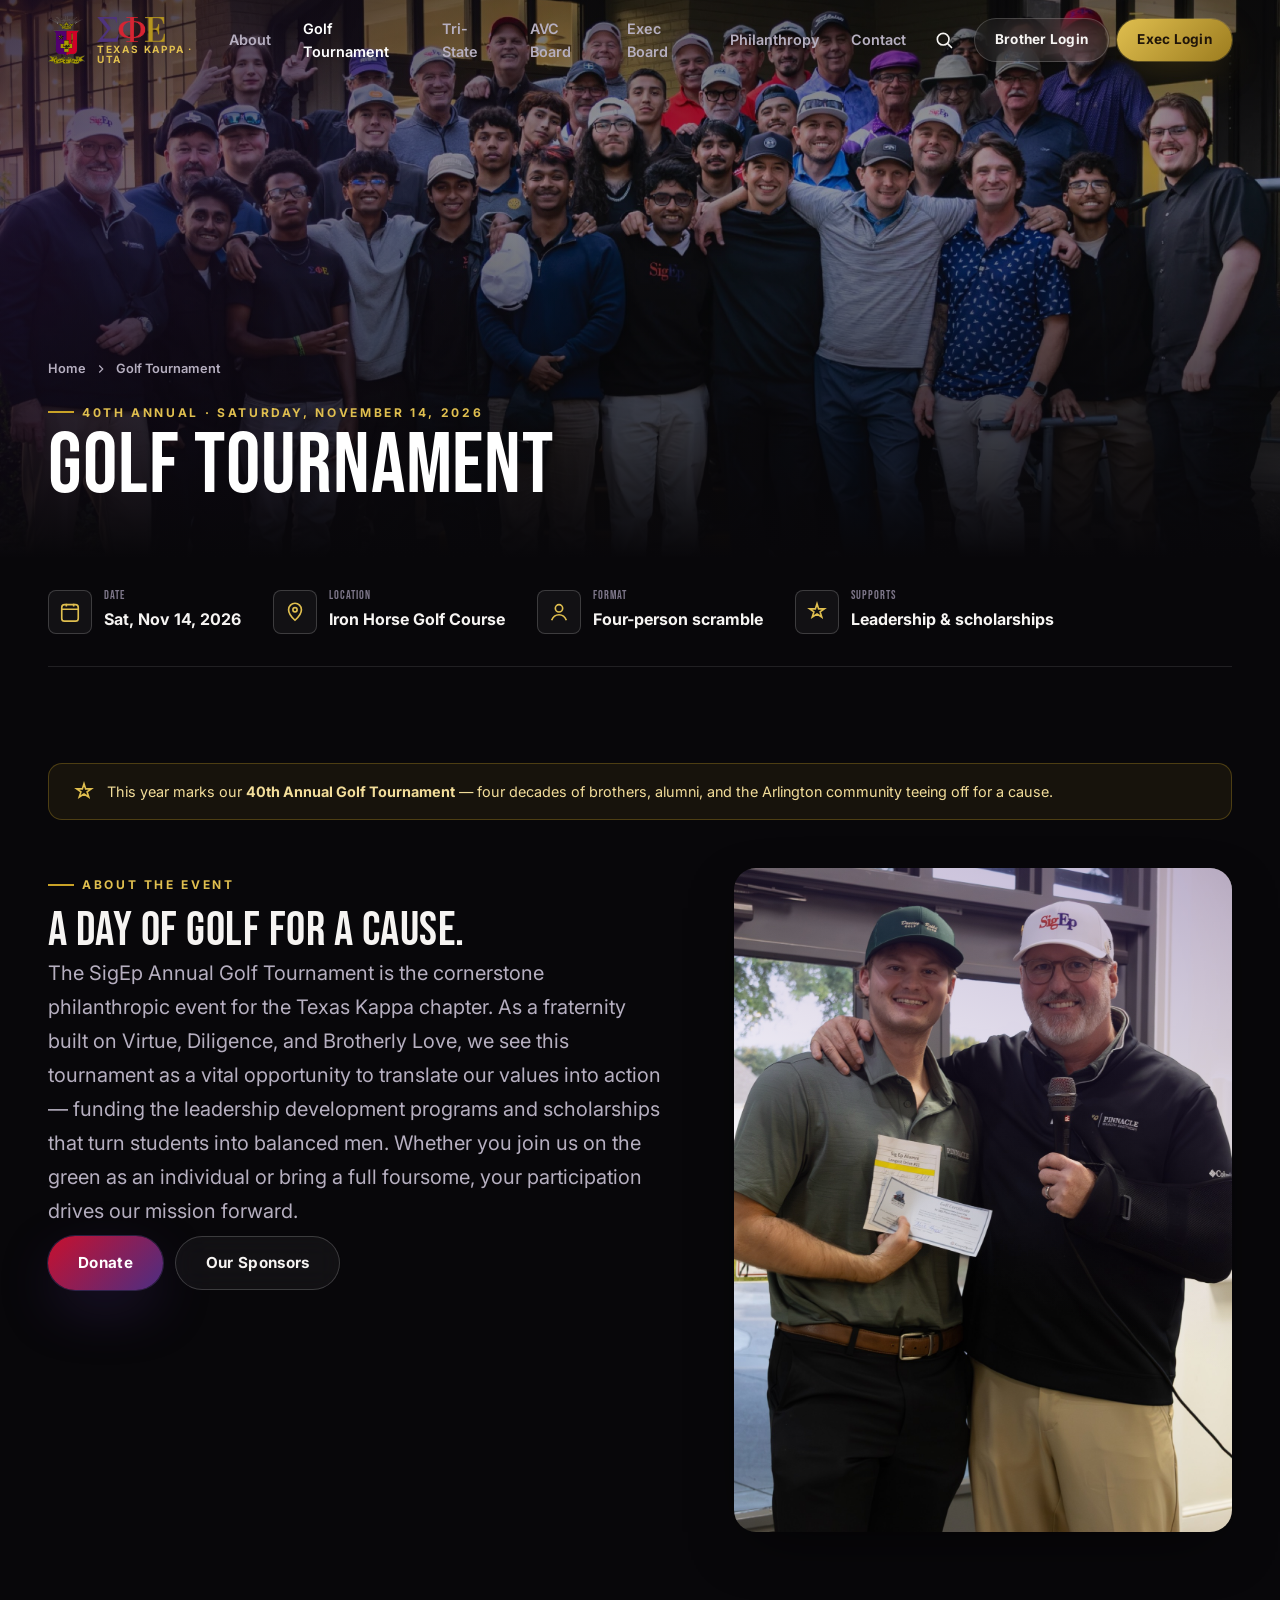
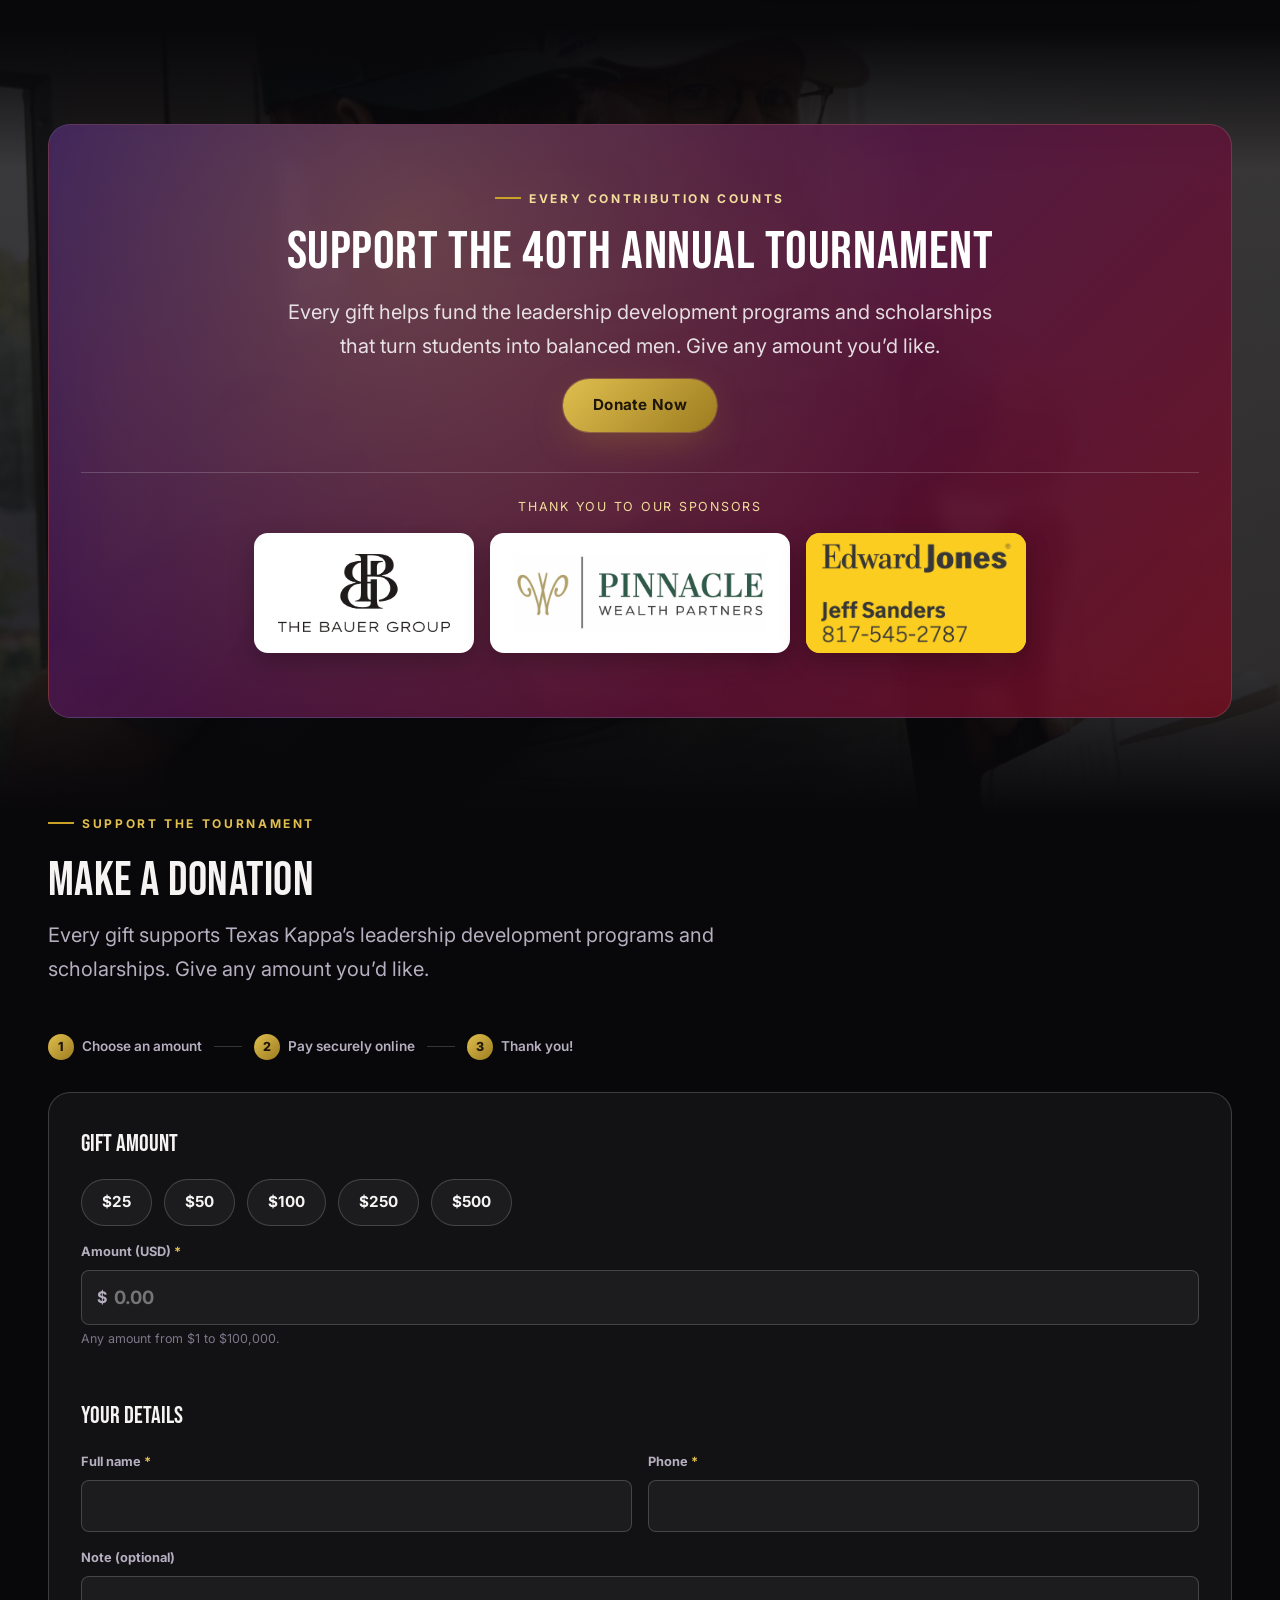
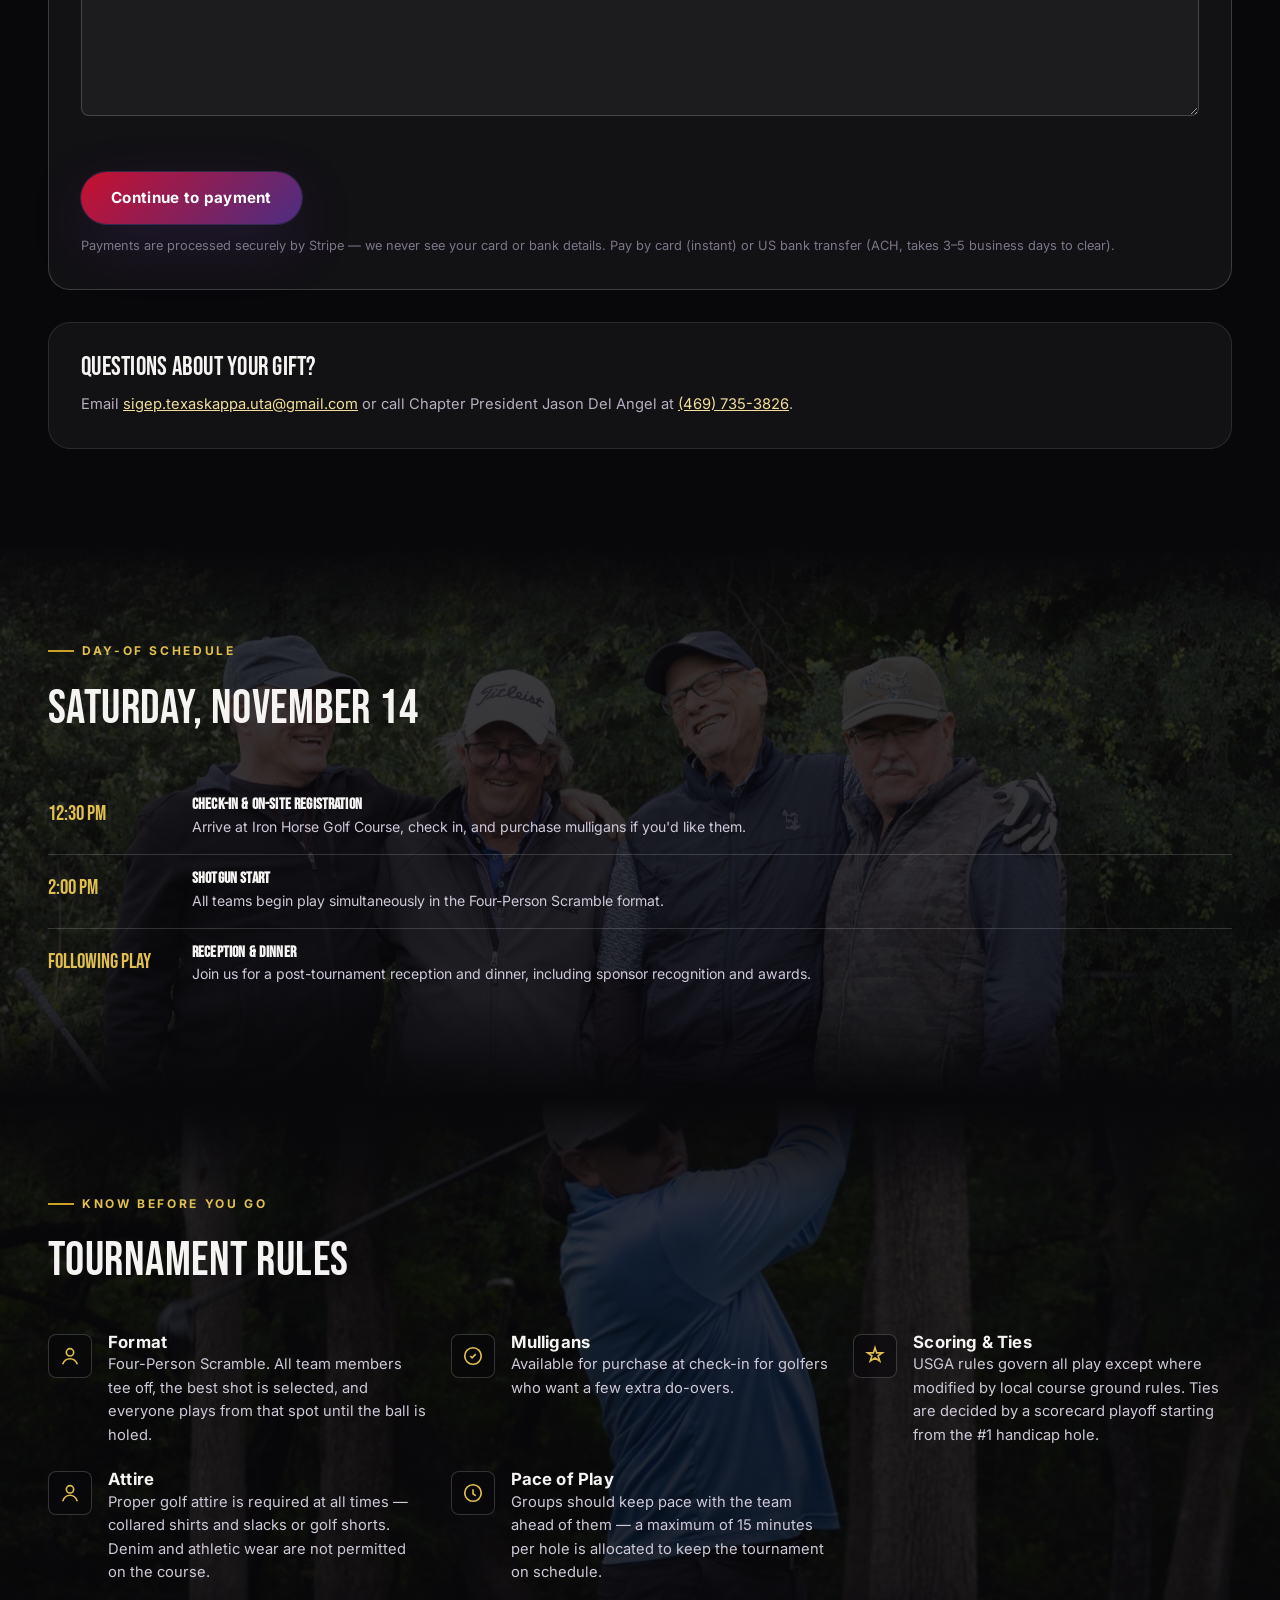
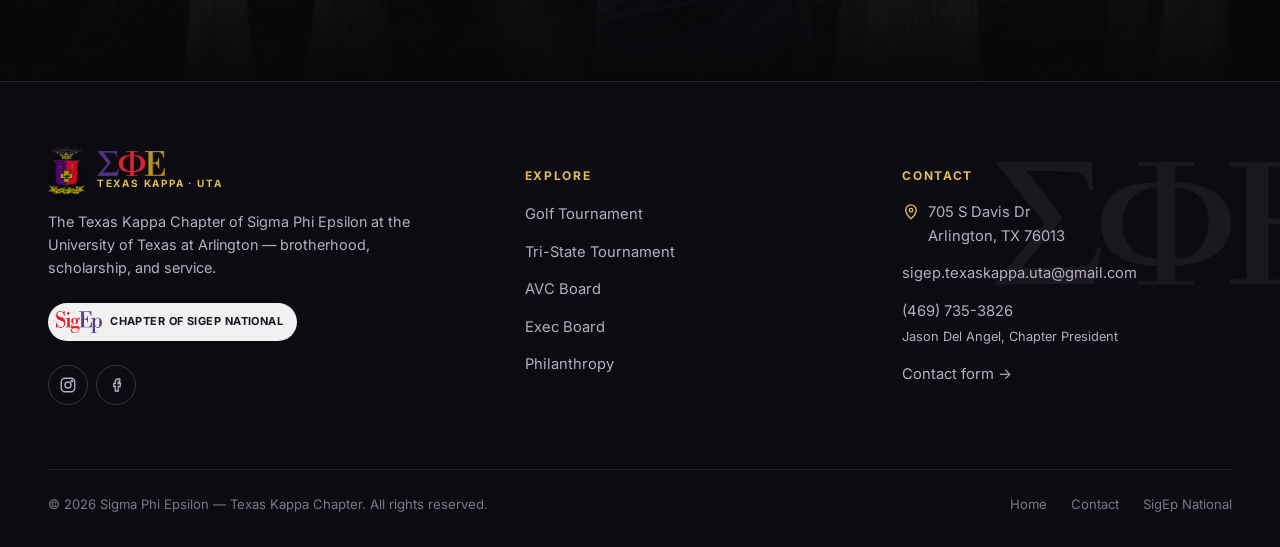
<file: golf-tournament.html>
<!doctype html>
<html lang="en">
<head>
<meta charset="UTF-8">
<meta name="viewport" content="width=device-width, initial-scale=1">
<title>40th Annual Golf Tournament | Sigma Phi Epsilon — Texas Kappa</title>
<meta name="description" content="Texas Kappa's 40th Annual Golf Tournament is Saturday, November 14, 2026 at Iron Horse Golf Course. Donate any amount to support chapter leadership development and scholarships.">
<link rel="icon" type="image/png" sizes="32x32" href="assets/img/favicon-32.png">
<link rel="apple-touch-icon" href="assets/img/apple-touch-icon.png">
<link rel="stylesheet" href="css/style.css">
</head>
<body>
<a class="skip-link" href="#main">Skip to content</a>

<header class="nav" data-nav>
  <div class="container nav-inner">
    <a class="brand" href="index.html" aria-label="Sigma Phi Epsilon, Texas Kappa — home">
      <span class="brand-mark" aria-hidden="true"><img src="assets/img/logo-crest.png" alt=""></span>
      <span class="brand-text"><span class="brand-greek"><img src="assets/img/logo-sigep-letters-color.png" alt="ΣΦΕ"></span><span class="brand-sub">Texas Kappa · UTA</span></span>
    </a>
    <nav class="nav-links" aria-label="Primary">
      <a href="index.html#about">About</a>
      <a href="golf-tournament.html" class="is-active" aria-current="page">Golf Tournament</a>
      <a href="tri-state-tournament.html">Tri-State</a>
      <a href="avc-board.html">AVC Board</a>
      <a href="exec-board.html">Exec Board</a>
      <a href="philanthropy.html">Philanthropy</a>
      <a href="contact.html">Contact</a>
    </nav>
    <div class="nav-actions">
      <button class="icon-btn" data-open="[data-search-overlay]" aria-label="Open search">
        <svg viewBox="0 0 24 24" fill="none" stroke="currentColor" stroke-width="2" stroke-linecap="round"><circle cx="11" cy="11" r="7"/><path d="M21 21l-4.3-4.3"/></svg>
      </button>
      <div class="login-group">
        <button class="btn btn-ghost btn-sm" data-open="[data-brother-modal]">Brother Login</button>
        <button class="btn btn-gold btn-sm" data-open="[data-exec-modal]">Exec Login</button>
      </div>
      <button class="icon-btn menu-toggle" data-menu-toggle aria-label="Open menu" aria-expanded="false" aria-controls="mobile-drawer">
        <svg class="icon-open" viewBox="0 0 24 24" fill="none" stroke="currentColor" stroke-width="2" stroke-linecap="round"><path d="M4 7h16M4 12h16M4 17h16"/></svg>
        <svg class="icon-close" viewBox="0 0 24 24" fill="none" stroke="currentColor" stroke-width="2" stroke-linecap="round"><path d="M6 6l12 12M18 6L6 18"/></svg>
      </button>
    </div>
  </div>
</header>

<div class="mobile-drawer" id="mobile-drawer" data-drawer>
  <nav aria-label="Mobile">
    <a href="index.html#about">About</a>
    <a href="golf-tournament.html">Golf Tournament</a>
    <a href="tri-state-tournament.html">Tri-State</a>
    <a href="avc-board.html">AVC Board</a>
    <a href="exec-board.html">Exec Board</a>
    <a href="philanthropy.html">Philanthropy</a>
    <a href="contact.html">Contact</a>
  </nav>
  <div class="drawer-actions">
    <button class="btn btn-ghost btn-block" data-open="[data-brother-modal]">Brother Login</button>
    <button class="btn btn-gold btn-block" data-open="[data-exec-modal]">Exec Login</button>
  </div>
</div>

<div class="search-overlay" data-search-overlay aria-hidden="true" role="dialog" aria-modal="true" aria-label="Site search">
  <div class="search-panel">
    <div class="search-input-row">
      <svg viewBox="0 0 24 24" fill="none" stroke="currentColor" stroke-width="2" stroke-linecap="round"><circle cx="11" cy="11" r="7"/><path d="M21 21l-4.3-4.3"/></svg>
      <input type="text" data-search-input placeholder="Search the chapter site…" aria-label="Search">
      <button class="icon-btn" data-close aria-label="Close search"><svg viewBox="0 0 24 24" fill="none" stroke="currentColor" stroke-width="2" stroke-linecap="round"><path d="M6 6l12 12M18 6L6 18"/></svg></button>
    </div>
    <div class="search-results" data-search-results></div>
    <div class="search-hint"><span><span class="kbd">↑↓</span> navigate</span><span><span class="kbd">Enter</span> select</span><span><span class="kbd">Esc</span> close</span></div>
  </div>
</div>

<div class="modal-overlay" data-brother-modal aria-hidden="true" role="dialog" aria-modal="true" aria-label="Brother login">
  <div class="modal-card">
    <button class="icon-btn modal-close" data-close aria-label="Close"><svg viewBox="0 0 24 24" fill="none" stroke="currentColor" stroke-width="2" stroke-linecap="round"><path d="M6 6l12 12M18 6L6 18"/></svg></button>
    <div class="modal-icon"><svg viewBox="0 0 24 24" fill="none" stroke="currentColor" stroke-width="1.8"><path d="M12 12a4 4 0 100-8 4 4 0 000 8zM4 21c1.5-4 5-6 8-6s6.5 2 8 6"/></svg></div>
    <span class="modal-badge">Coming soon</span>
    <h3>Brother Portal</h3>
    <p>A private space for active brothers — event RSVPs, point tracking, and chapter docs. Login opens once the portal is built.</p>
    <form data-portal-form>
      <div class="field"><label for="brother-email">UTA email</label><input id="brother-email" type="email" placeholder="you@mavs.uta.edu" disabled></div>
      <div class="field"><label for="brother-pass">Password</label><input id="brother-pass" type="password" placeholder="••••••••" disabled></div>
      <button class="btn btn-primary btn-block" type="submit">Notify me when it's live</button>
      <p class="form-status" data-form-status></p>
    </form>
  </div>
</div>

<div class="modal-overlay" data-exec-modal aria-hidden="true" role="dialog" aria-modal="true" aria-label="Exec board login">
  <div class="modal-card">
    <button class="icon-btn modal-close" data-close aria-label="Close"><svg viewBox="0 0 24 24" fill="none" stroke="currentColor" stroke-width="2" stroke-linecap="round"><path d="M6 6l12 12M18 6L6 18"/></svg></button>
    <div class="modal-icon"><svg viewBox="0 0 24 24" fill="none" stroke="currentColor" stroke-width="1.8"><path d="M12 3l7 4v5c0 4.5-3 8-7 9-4-1-7-4.5-7-9V7l7-4z"/></svg></div>
    <span class="modal-badge">Coming soon</span>
    <h3>Exec Portal</h3>
    <p>Admin tools for the executive board — content management, budgets, and reporting. Restricted to officers once live.</p>
    <form data-portal-form>
      <div class="field"><label for="exec-email">Officer email</label><input id="exec-email" type="email" placeholder="you@mavs.uta.edu" disabled></div>
      <div class="field"><label for="exec-pass">Password</label><input id="exec-pass" type="password" placeholder="••••••••" disabled></div>
      <button class="btn btn-primary btn-block" type="submit">Notify me when it's live</button>
      <p class="form-status" data-form-status></p>
    </form>
  </div>
</div>

<main id="main">
  <section class="page-hero">
    <img src="assets/img/golf-hero.jpg" alt="Brothers, alumni, and guests posing together on the steps at the SigEp golf tournament." loading="eager" style="object-position:center 32%">
    <div class="hero-scrim" aria-hidden="true"></div>
    <div class="page-hero-content">
      <div class="container">
        <span class="breadcrumb"><a href="index.html">Home</a><svg viewBox="0 0 24 24" fill="none" stroke="currentColor" stroke-width="2"><path d="M9 6l6 6-6 6"/></svg><span>Golf Tournament</span></span>
        <span class="eyebrow">40th Annual · Saturday, November 14, 2026</span>
        <h1 class="page-title">Golf Tournament</h1>
      </div>
    </div>
  </section>

  <div class="container">
    <div class="info-strip">
      <div class="info-item">
        <span class="value-icon" aria-hidden="true"><svg viewBox="0 0 24 24" fill="none" stroke="currentColor" stroke-width="1.8"><rect x="3" y="4" width="18" height="18" rx="3"/><path d="M3 9h18M8 3v3M16 3v3"/></svg></span>
        <div><h4>Date</h4><p>Sat, Nov 14, 2026</p></div>
      </div>
      <div class="info-item">
        <span class="value-icon" aria-hidden="true"><svg viewBox="0 0 24 24" fill="none" stroke="currentColor" stroke-width="1.8"><path d="M12 21s7-6.3 7-11.5A7 7 0 105 9.5C5 14.7 12 21 12 21z"/><circle cx="12" cy="9.5" r="2.3"/></svg></span>
        <div><h4>Location</h4><p>Iron Horse Golf Course</p></div>
      </div>
      <div class="info-item">
        <span class="value-icon" aria-hidden="true"><svg viewBox="0 0 24 24" fill="none" stroke="currentColor" stroke-width="1.8"><path d="M12 12a4 4 0 100-8 4 4 0 000 8zM4 21c1.5-4 5-6 8-6s6.5 2 8 6"/></svg></span>
        <div><h4>Format</h4><p>Four-person scramble</p></div>
      </div>
      <div class="info-item">
        <span class="value-icon" aria-hidden="true"><svg viewBox="0 0 24 24" fill="none" stroke="currentColor" stroke-width="1.8" stroke-linecap="round"><path d="M12 3l1.8 5.6H20l-4.6 3.3 1.8 5.6L12 14.2l-5.2 3.3 1.8-5.6L4 8.6h6.2z"/></svg></span>
        <div><h4>Supports</h4><p>Leadership &amp; scholarships</p></div>
      </div>
    </div>
  </div>

  <section class="section">
    <div class="container">
      <div class="coming-soon-banner reveal">
        <svg viewBox="0 0 24 24" fill="none" stroke="currentColor" stroke-width="1.8" stroke-linecap="round"><path d="M12 3l1.8 5.6H20l-4.6 3.3 1.8 5.6L12 14.2l-5.2 3.3 1.8-5.6L4 8.6h6.2z"/></svg>
        <span>This year marks our <strong style="color:inherit">40th Annual Golf Tournament</strong> — four decades of brothers, alumni, and the Arlington community teeing off for a cause.</span>
      </div>

      <div class="two-col">
        <div>
          <span class="eyebrow">About the event</span>
          <h2 class="section-title" style="font-size:clamp(2rem,4vw,3rem)">A day of golf for a cause.</h2>
          <p class="lede">The SigEp Annual Golf Tournament is the cornerstone philanthropic event for the Texas Kappa chapter. As a fraternity built on Virtue, Diligence, and Brotherly Love, we see this tournament as a vital opportunity to translate our values into action — funding the leadership development programs and scholarships that turn students into balanced men. Whether you join us on the green as an individual or bring a full foursome, your participation drives our mission forward.</p>
          <div class="hero-actions">
            <a class="btn btn-primary" href="#donate">Donate</a>
            <a class="btn btn-ghost" href="#sponsorship">Our Sponsors</a>
          </div>
        </div>
        <div class="about-media reveal" style="aspect-ratio:3/4">
          <img src="assets/img/golf-about.jpg" alt="A Texas Kappa brother and a tournament host with the microphone, presenting at the golf tournament." loading="lazy">
        </div>
      </div>
    </div>
  </section>

  <section class="section section-photo" id="sponsorship" style="--photo:url(../assets/img/golf-hug.jpg);--photo-pos:center 30%">
    <div class="container">
      <div class="contact-band on-photo reveal">
        <span class="eyebrow" style="color:var(--gold-300)">Every Contribution Counts</span>
        <h2>Support the 40th Annual Tournament</h2>
        <p class="lede" style="color:rgba(255,255,255,0.85); max-width:56ch">Every gift helps fund the leadership development programs and scholarships that turn students into balanced men. Give any amount you&rsquo;d like.</p>
        <div class="btn-row">
          <a class="btn btn-gold" href="#donate">Donate Now</a>
        </div>
        <div class="sponsor-strip">
          <span class="sponsor-strip-label">Thank you to our sponsors</span>
          <div class="sponsor-logos">
            <a class="sponsor-logo" href="https://thebauergrouprealty.com/" target="_blank" rel="noopener" aria-label="The Bauer Group (opens in a new tab)">
              <img src="assets/img/sponsors/bauer-group.png" alt="The Bauer Group" width="1920" height="873" loading="lazy">
            </a>
            <a class="sponsor-logo is-wide" href="https://www.pinnaclewealthpartnersdfw.com/" target="_blank" rel="noopener noreferrer" aria-label="Pinnacle Wealth Partners (opens in a new tab)">
              <img src="assets/img/sponsors/pinnacle-wealth-partners.jpg" alt="Pinnacle Wealth Partners" width="1280" height="393" loading="lazy">
            </a>
            <a class="sponsor-logo is-bleed" href="https://api.brandmuscle.net/api/channel-links/v1/goto/6FD9BCDC-FFEA-4E10-81E8-F1AC295A0B20" target="_blank" rel="noopener noreferrer" aria-label="Edward Jones, Jeff Sanders (opens in a new tab)">
              <img src="assets/img/sponsors/edward-jones-jeff-sanders.png" alt="Edward Jones — Jeff Sanders, 817-545-2787" width="1000" height="557" loading="lazy">
            </a>
          </div>
        </div>
      </div>
    </div>
  </section>

  <section class="section" id="donate" style="padding-top:0">
    <div class="container">
      <div class="section-head">
        <span class="eyebrow">Support the tournament</span>
        <h2 class="section-title" style="font-size:clamp(2rem,4vw,3rem)">Make a donation</h2>
        <p class="lede">Every gift supports Texas Kappa&rsquo;s leadership development programs and scholarships. Give any amount you&rsquo;d like.</p>
      </div>

      <ol class="reg-steps" aria-label="Donation steps">
        <li><span>1</span>Choose an amount</li>
        <li><span>2</span>Pay securely online</li>
        <li><span>3</span>Thank you!</li>
      </ol>

      <div class="reg-card reveal">
        <form class="reg-form" data-donate-form novalidate>
          <fieldset>
            <legend>Gift amount</legend>
            <div class="amount-chips" role="group" aria-label="Quick amounts">
              <button type="button" class="chip" data-amount="25" aria-pressed="false">$25</button>
              <button type="button" class="chip" data-amount="50" aria-pressed="false">$50</button>
              <button type="button" class="chip" data-amount="100" aria-pressed="false">$100</button>
              <button type="button" class="chip" data-amount="250" aria-pressed="false">$250</button>
              <button type="button" class="chip" data-amount="500" aria-pressed="false">$500</button>
            </div>
            <div class="field">
              <label for="d-amount">Amount (USD) <span class="req">*</span></label>
              <div class="amount-field"><span aria-hidden="true">$</span><input class="field-input" id="d-amount" name="amount" type="text" inputmode="decimal" autocomplete="off" placeholder="0.00" required></div>
              <div class="field-error" id="d-amount-err"></div>
              <div class="hint">Any amount from $1 to $100,000.</div>
            </div>
          </fieldset>

          <fieldset>
            <legend>Your details</legend>
            <div class="form-row two">
              <div class="field"><label for="d-name">Full name <span class="req">*</span></label><input class="field-input" id="d-name" name="name" type="text" autocomplete="name" required><div class="field-error" id="d-name-err"></div></div>
              <div class="field"><label for="d-phone">Phone <span class="req">*</span></label><input class="field-input" id="d-phone" name="phone" type="tel" autocomplete="tel" required><div class="field-error" id="d-phone-err"></div></div>
            </div>
            <div class="field"><label for="d-note">Note (optional)</label><textarea class="field-input" id="d-note" name="note" rows="3" maxlength="500"></textarea></div>
          </fieldset>

          <div class="reg-hp" aria-hidden="true"><label>Leave this empty<input type="text" name="website" tabindex="-1" autocomplete="off"></label></div>

          <div class="reg-submit">
            <p class="form-status" data-donate-status role="alert"></p>
            <button class="btn btn-primary" type="submit" data-donate-submit>Continue to payment</button>
            <p class="fine">Payments are processed securely by Stripe &mdash; we never see your card or bank details. Pay by card (instant) or US bank transfer (ACH, takes 3&ndash;5 business days to clear).</p>
          </div>
        </form>
      </div>

      <div class="policy reveal">
        <h3>Questions about your gift?</h3>
        <p>Email <a href="mailto:sigep.texaskappa.uta@gmail.com">sigep.texaskappa.uta@gmail.com</a> or call Chapter President Jason Del Angel at <a href="tel:+14697353826">(469) 735-3826</a>.</p>
      </div>
    </div>
  </section>

  <section class="section section-photo" id="schedule" style="--photo:url(../assets/img/golf-alumni.jpg);--photo-pos:center 35%">
    <div class="container">
      <div class="section-head">
        <span class="eyebrow">Day-of Schedule</span>
        <h2 class="section-title" style="font-size:clamp(2rem,4vw,3rem)">Saturday, November 14</h2>
      </div>
      <div class="schedule-list">
        <div class="schedule-row reveal">
          <span class="schedule-time">12:30 PM</span>
          <div class="schedule-body">
            <h4>Check-In &amp; On-Site Registration</h4>
            <p>Arrive at Iron Horse Golf Course, check in, and purchase mulligans if you'd like them.</p>
          </div>
        </div>
        <div class="schedule-row reveal">
          <span class="schedule-time">2:00 PM</span>
          <div class="schedule-body">
            <h4>Shotgun Start</h4>
            <p>All teams begin play simultaneously in the Four-Person Scramble format.</p>
          </div>
        </div>
        <div class="schedule-row reveal">
          <span class="schedule-time">Following Play</span>
          <div class="schedule-body">
            <h4>Reception &amp; Dinner</h4>
            <p>Join us for a post-tournament reception and dinner, including sponsor recognition and awards.</p>
          </div>
        </div>
      </div>
    </div>
  </section>

  <section class="section section-photo" id="rules" style="--photo:url(../assets/img/golf-swing-1.jpg);--photo-pos:center 30%">
    <div class="container">
      <div class="section-head">
        <span class="eyebrow">Know Before You Go</span>
        <h2 class="section-title" style="font-size:clamp(2rem,4vw,3rem)">Tournament rules</h2>
      </div>
      <div class="value-list stagger-grid" style="max-width:none; grid-template-columns:repeat(auto-fit, minmax(280px,1fr)); display:grid; gap:var(--space-5)">
        <div class="value-item reveal">
          <span class="value-icon" aria-hidden="true"><svg viewBox="0 0 24 24" fill="none" stroke="currentColor" stroke-width="1.8"><path d="M12 12a4 4 0 100-8 4 4 0 000 8zM4 21c1.5-4 5-6 8-6s6.5 2 8 6"/></svg></span>
          <div><h4>Format</h4><p>Four-Person Scramble. All team members tee off, the best shot is selected, and everyone plays from that spot until the ball is holed.</p></div>
        </div>
        <div class="value-item reveal">
          <span class="value-icon" aria-hidden="true"><svg viewBox="0 0 24 24" fill="none" stroke="currentColor" stroke-width="1.8"><circle cx="12" cy="12" r="9"/><path d="M9 12l2 2 4-4"/></svg></span>
          <div><h4>Mulligans</h4><p>Available for purchase at check-in for golfers who want a few extra do-overs.</p></div>
        </div>
        <div class="value-item reveal">
          <span class="value-icon" aria-hidden="true"><svg viewBox="0 0 24 24" fill="none" stroke="currentColor" stroke-width="1.8" stroke-linecap="round"><path d="M12 3l1.8 5.6H20l-4.6 3.3 1.8 5.6L12 14.2l-5.2 3.3 1.8-5.6L4 8.6h6.2z"/></svg></span>
          <div><h4>Scoring &amp; Ties</h4><p>USGA rules govern all play except where modified by local course ground rules. Ties are decided by a scorecard playoff starting from the #1 handicap hole.</p></div>
        </div>
        <div class="value-item reveal">
          <span class="value-icon" aria-hidden="true"><svg viewBox="0 0 24 24" fill="none" stroke="currentColor" stroke-width="1.8"><path d="M4 21c1.5-4.2 5-6.5 8-6.5s6.5 2.3 8 6.5"/><circle cx="12" cy="8" r="4"/></svg></span>
          <div><h4>Attire</h4><p>Proper golf attire is required at all times — collared shirts and slacks or golf shorts. Denim and athletic wear are not permitted on the course.</p></div>
        </div>
        <div class="value-item reveal">
          <span class="value-icon" aria-hidden="true"><svg viewBox="0 0 24 24" fill="none" stroke="currentColor" stroke-width="1.8"><circle cx="12" cy="12" r="9"/><path d="M12 8v5l3 2"/></svg></span>
          <div><h4>Pace of Play</h4><p>Groups should keep pace with the team ahead of them — a maximum of 15 minutes per hole is allocated to keep the tournament on schedule.</p></div>
        </div>
      </div>
    </div>
  </section>

</main>

<footer class="site-footer">
  <img class="footer-watermark" src="assets/img/logo-sigep-letters.png" alt="" aria-hidden="true">
  <div class="container">
    <div class="footer-grid">
      <div class="footer-brand">
        <a class="brand" href="index.html">
          <span class="brand-mark" aria-hidden="true"><img src="assets/img/logo-crest.png" alt=""></span>
          <span class="brand-text"><span class="brand-greek"><img src="assets/img/logo-sigep-letters-color.png" alt="ΣΦΕ"></span><span class="brand-sub">Texas Kappa · UTA</span></span>
        </a>
        <p>The Texas Kappa Chapter of Sigma Phi Epsilon at the University of Texas at Arlington — brotherhood, scholarship, and service.</p>
        <a class="footer-natl" href="https://sigep.org" target="_blank" rel="noopener noreferrer">
          <img src="assets/img/logo-sigep-wordmark.png" alt="">
          <span>Chapter of SigEp National</span>
        </a>
        <div class="social-row" aria-label="Social media">
          <a class="social-btn" href="https://www.instagram.com/sigep_uta/" target="_blank" rel="noopener noreferrer" aria-label="Texas Kappa on Instagram"><svg viewBox="0 0 24 24" fill="none" stroke="currentColor" stroke-width="1.8"><rect x="3" y="3" width="18" height="18" rx="5"/><circle cx="12" cy="12" r="4"/><circle cx="17.2" cy="6.8" r="1"/></svg></a>
          <a class="social-btn" href="https://www.facebook.com/profile.php?id=61586861032916" target="_blank" rel="noopener noreferrer" aria-label="Texas Kappa on Facebook"><svg viewBox="0 0 24 24" fill="none" stroke="currentColor" stroke-width="1.8"><path d="M15 8h2V4h-2a4 4 0 00-4 4v2H9v4h2v6h4v-6h2.5l.5-4H15V8z"/></svg></a>
        </div>
      </div>
      <div class="footer-col">
        <h5>Explore</h5>
        <ul>
          <li><a href="golf-tournament.html">Golf Tournament</a></li>
          <li><a href="tri-state-tournament.html">Tri-State Tournament</a></li>
          <li><a href="avc-board.html">AVC Board</a></li>
          <li><a href="exec-board.html">Exec Board</a></li>
          <li><a href="philanthropy.html">Philanthropy</a></li>
        </ul>
      </div>
      <div class="footer-col">
        <h5>Contact</h5>
        <ul>
          <li class="footer-address-icon"><svg viewBox="0 0 24 24" fill="none" stroke="currentColor" stroke-width="1.8"><path d="M12 21s7-6.3 7-11.5A7 7 0 105 9.5C5 14.7 12 21 12 21z"/><circle cx="12" cy="9.5" r="2.3"/></svg><address>705 S Davis Dr<br>Arlington, TX 76013</address></li>
          <li><a href="mailto:sigep.texaskappa.uta@gmail.com">sigep.texaskappa.uta@gmail.com</a></li>
          <li><a href="tel:+14697353826">(469) 735-3826</a><br><span class="text-muted" style="font-size:0.8rem">Jason Del Angel, Chapter President</span></li>
          <li><a href="contact.html">Contact form →</a></li>
        </ul>
      </div>
    </div>
    <div class="footer-bottom">
      <span>© <span data-year></span> Sigma Phi Epsilon — Texas Kappa Chapter. All rights reserved.</span>
      <span class="footer-legal"><a href="index.html">Home</a><a href="contact.html">Contact</a><a href="https://sigep.org" target="_blank" rel="noopener noreferrer">SigEp National</a></span>
    </div>
  </div>
</footer>

<script src="js/main.js"></script>
<script src="js/golf-donate.js"></script>
</body>
</html>
</file>
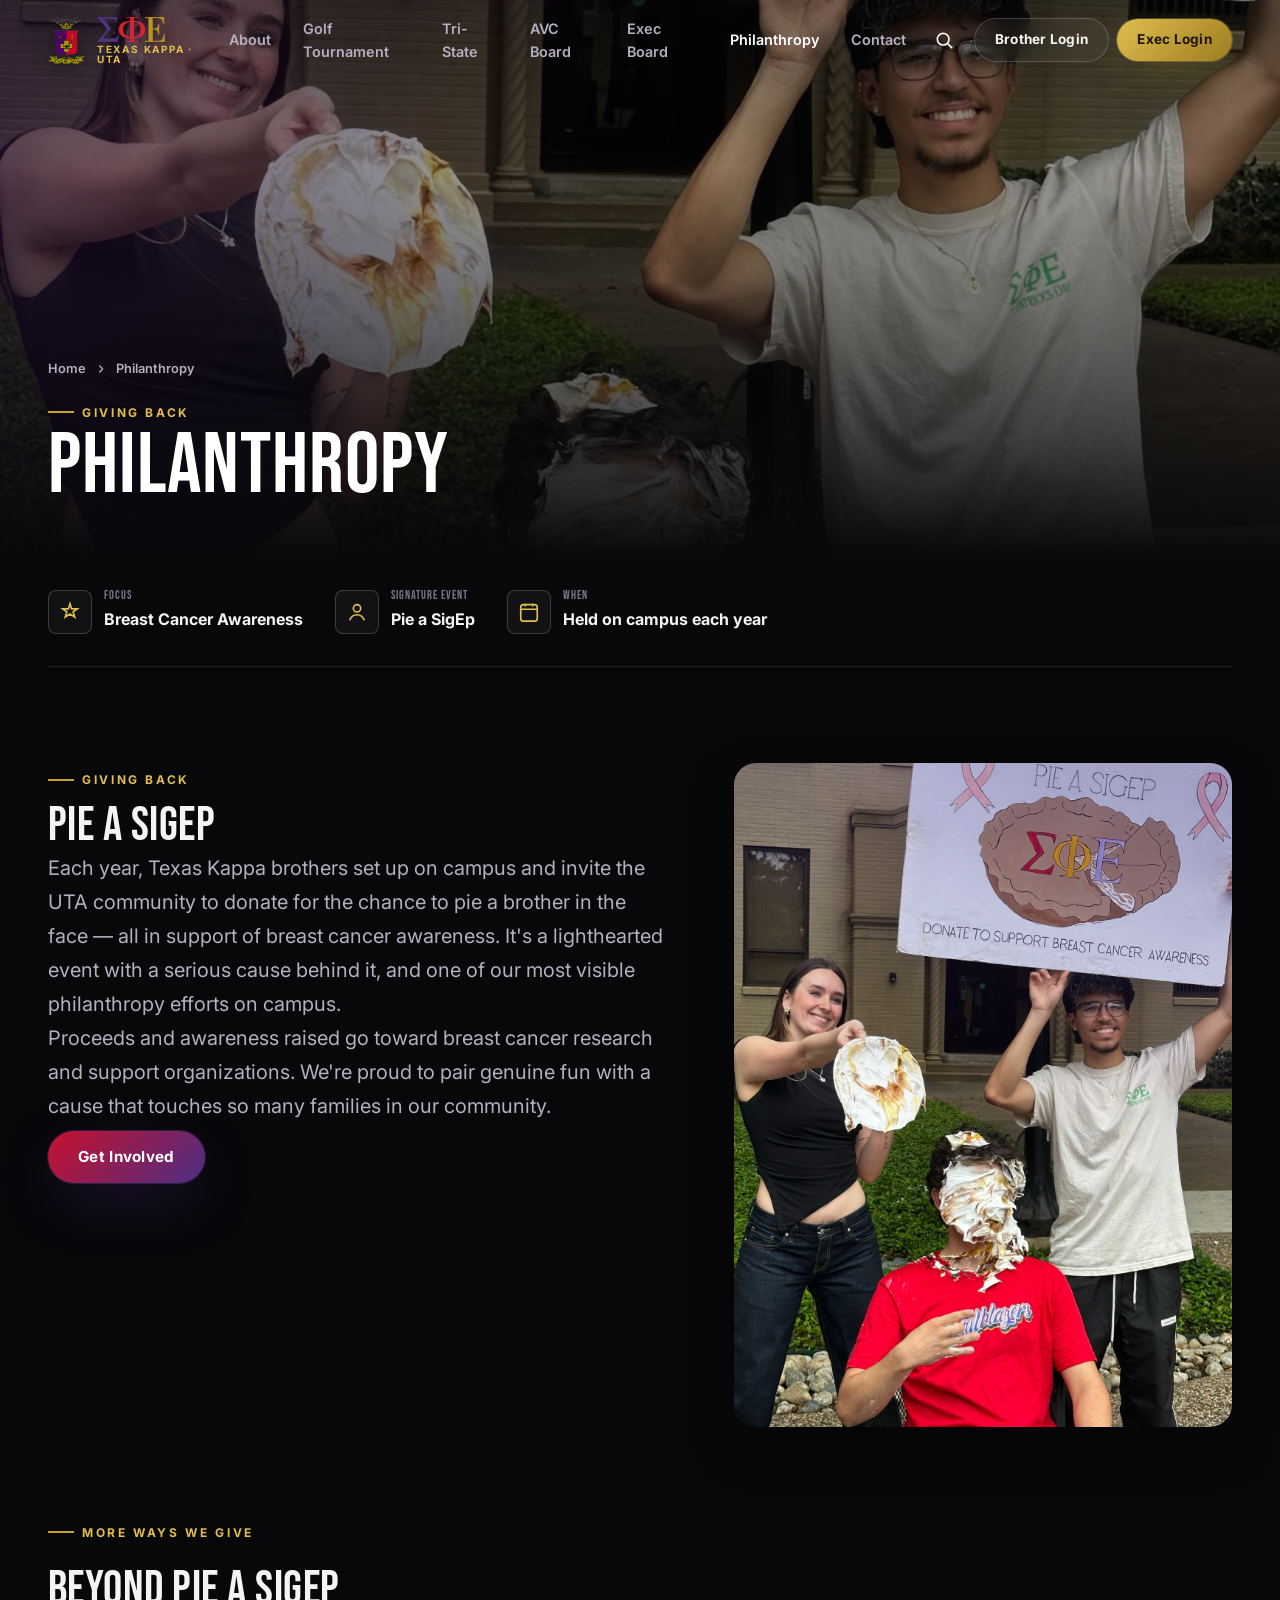
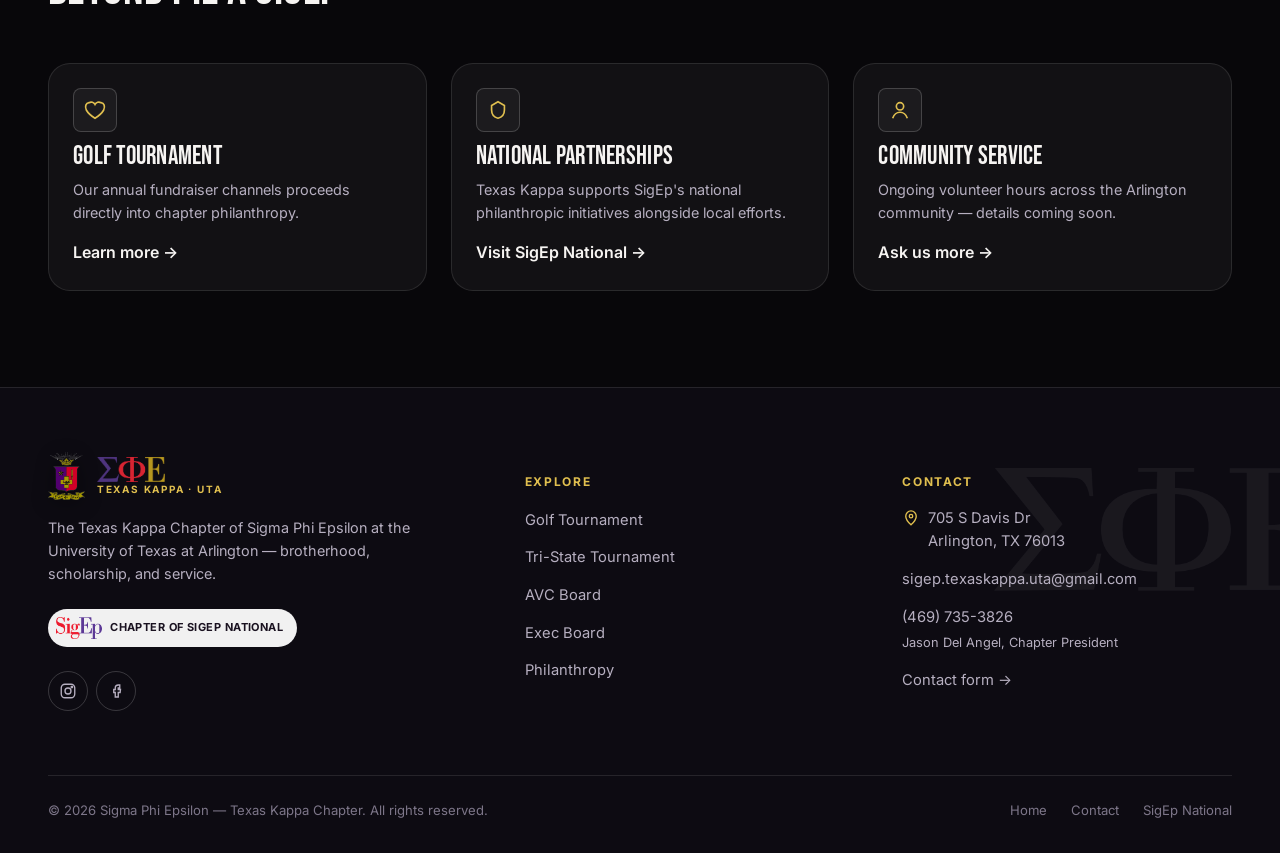
<file: philanthropy.html>
<!doctype html>
<html lang="en">
<head>
<meta charset="UTF-8">
<meta name="viewport" content="width=device-width, initial-scale=1">
<title>Philanthropy | Sigma Phi Epsilon — Texas Kappa</title>
<meta name="description" content="How the Texas Kappa Chapter of Sigma Phi Epsilon gives back — including our Pie a SigEp breast cancer awareness fundraiser.">
<link rel="icon" type="image/png" sizes="32x32" href="assets/img/favicon-32.png">
<link rel="apple-touch-icon" href="assets/img/apple-touch-icon.png">
<link rel="stylesheet" href="css/style.css">
</head>
<body>
<a class="skip-link" href="#main">Skip to content</a>

<header class="nav" data-nav>
  <div class="container nav-inner">
    <a class="brand" href="index.html" aria-label="Sigma Phi Epsilon, Texas Kappa — home">
      <span class="brand-mark" aria-hidden="true"><img src="assets/img/logo-crest.png" alt=""></span>
      <span class="brand-text"><span class="brand-greek"><img src="assets/img/logo-sigep-letters-color.png" alt="ΣΦΕ"></span><span class="brand-sub">Texas Kappa · UTA</span></span>
    </a>
    <nav class="nav-links" aria-label="Primary">
      <a href="index.html#about">About</a>
      <a href="golf-tournament.html">Golf Tournament</a>
      <a href="tri-state-tournament.html">Tri-State</a>
      <a href="avc-board.html">AVC Board</a>
      <a href="exec-board.html">Exec Board</a>
      <a href="philanthropy.html" class="is-active" aria-current="page">Philanthropy</a>
      <a href="contact.html">Contact</a>
    </nav>
    <div class="nav-actions">
      <button class="icon-btn" data-open="[data-search-overlay]" aria-label="Open search">
        <svg viewBox="0 0 24 24" fill="none" stroke="currentColor" stroke-width="2" stroke-linecap="round"><circle cx="11" cy="11" r="7"/><path d="M21 21l-4.3-4.3"/></svg>
      </button>
      <div class="login-group">
        <button class="btn btn-ghost btn-sm" data-open="[data-brother-modal]">Brother Login</button>
        <button class="btn btn-gold btn-sm" data-open="[data-exec-modal]">Exec Login</button>
      </div>
      <button class="icon-btn menu-toggle" data-menu-toggle aria-label="Open menu" aria-expanded="false" aria-controls="mobile-drawer">
        <svg class="icon-open" viewBox="0 0 24 24" fill="none" stroke="currentColor" stroke-width="2" stroke-linecap="round"><path d="M4 7h16M4 12h16M4 17h16"/></svg>
        <svg class="icon-close" viewBox="0 0 24 24" fill="none" stroke="currentColor" stroke-width="2" stroke-linecap="round"><path d="M6 6l12 12M18 6L6 18"/></svg>
      </button>
    </div>
  </div>
</header>

<div class="mobile-drawer" id="mobile-drawer" data-drawer>
  <nav aria-label="Mobile">
    <a href="index.html#about">About</a>
    <a href="golf-tournament.html">Golf Tournament</a>
    <a href="tri-state-tournament.html">Tri-State</a>
    <a href="avc-board.html">AVC Board</a>
    <a href="exec-board.html">Exec Board</a>
    <a href="philanthropy.html">Philanthropy</a>
    <a href="contact.html">Contact</a>
  </nav>
  <div class="drawer-actions">
    <button class="btn btn-ghost btn-block" data-open="[data-brother-modal]">Brother Login</button>
    <button class="btn btn-gold btn-block" data-open="[data-exec-modal]">Exec Login</button>
  </div>
</div>

<div class="search-overlay" data-search-overlay aria-hidden="true" role="dialog" aria-modal="true" aria-label="Site search">
  <div class="search-panel">
    <div class="search-input-row">
      <svg viewBox="0 0 24 24" fill="none" stroke="currentColor" stroke-width="2" stroke-linecap="round"><circle cx="11" cy="11" r="7"/><path d="M21 21l-4.3-4.3"/></svg>
      <input type="text" data-search-input placeholder="Search the chapter site…" aria-label="Search">
      <button class="icon-btn" data-close aria-label="Close search"><svg viewBox="0 0 24 24" fill="none" stroke="currentColor" stroke-width="2" stroke-linecap="round"><path d="M6 6l12 12M18 6L6 18"/></svg></button>
    </div>
    <div class="search-results" data-search-results></div>
    <div class="search-hint"><span><span class="kbd">↑↓</span> navigate</span><span><span class="kbd">Enter</span> select</span><span><span class="kbd">Esc</span> close</span></div>
  </div>
</div>

<div class="modal-overlay" data-brother-modal aria-hidden="true" role="dialog" aria-modal="true" aria-label="Brother login">
  <div class="modal-card">
    <button class="icon-btn modal-close" data-close aria-label="Close"><svg viewBox="0 0 24 24" fill="none" stroke="currentColor" stroke-width="2" stroke-linecap="round"><path d="M6 6l12 12M18 6L6 18"/></svg></button>
    <div class="modal-icon"><svg viewBox="0 0 24 24" fill="none" stroke="currentColor" stroke-width="1.8"><path d="M12 12a4 4 0 100-8 4 4 0 000 8zM4 21c1.5-4 5-6 8-6s6.5 2 8 6"/></svg></div>
    <span class="modal-badge">Coming soon</span>
    <h3>Brother Portal</h3>
    <p>A private space for active brothers — event RSVPs, point tracking, and chapter docs. Login opens once the portal is built.</p>
    <form data-portal-form>
      <div class="field"><label for="brother-email">UTA email</label><input id="brother-email" type="email" placeholder="you@mavs.uta.edu" disabled></div>
      <div class="field"><label for="brother-pass">Password</label><input id="brother-pass" type="password" placeholder="••••••••" disabled></div>
      <button class="btn btn-primary btn-block" type="submit">Notify me when it's live</button>
      <p class="form-status" data-form-status></p>
    </form>
  </div>
</div>

<div class="modal-overlay" data-exec-modal aria-hidden="true" role="dialog" aria-modal="true" aria-label="Exec board login">
  <div class="modal-card">
    <button class="icon-btn modal-close" data-close aria-label="Close"><svg viewBox="0 0 24 24" fill="none" stroke="currentColor" stroke-width="2" stroke-linecap="round"><path d="M6 6l12 12M18 6L6 18"/></svg></button>
    <div class="modal-icon"><svg viewBox="0 0 24 24" fill="none" stroke="currentColor" stroke-width="1.8"><path d="M12 3l7 4v5c0 4.5-3 8-7 9-4-1-7-4.5-7-9V7l7-4z"/></svg></div>
    <span class="modal-badge">Coming soon</span>
    <h3>Exec Portal</h3>
    <p>Admin tools for the executive board — content management, budgets, and reporting. Restricted to officers once live.</p>
    <form data-portal-form>
      <div class="field"><label for="exec-email">Officer email</label><input id="exec-email" type="email" placeholder="you@mavs.uta.edu" disabled></div>
      <div class="field"><label for="exec-pass">Password</label><input id="exec-pass" type="password" placeholder="••••••••" disabled></div>
      <button class="btn btn-primary btn-block" type="submit">Notify me when it's live</button>
      <p class="form-status" data-form-status></p>
    </form>
  </div>
</div>

<main id="main">
  <section class="page-hero">
    <img src="assets/img/hero-3.jpg" alt="Two Texas Kappa brothers holding a hand-painted 'Pie a SigEp' sign to raise donations for breast cancer awareness." loading="eager">
    <div class="hero-scrim" aria-hidden="true"></div>
    <div class="page-hero-content">
      <div class="container">
        <span class="breadcrumb"><a href="index.html">Home</a><svg viewBox="0 0 24 24" fill="none" stroke="currentColor" stroke-width="2"><path d="M9 6l6 6-6 6"/></svg><span>Philanthropy</span></span>
        <span class="eyebrow">Giving Back</span>
        <h1 class="page-title">Philanthropy</h1>
      </div>
    </div>
  </section>

  <div class="container">
    <div class="info-strip">
      <div class="info-item">
        <span class="value-icon" aria-hidden="true"><svg viewBox="0 0 24 24" fill="none" stroke="currentColor" stroke-width="1.8" stroke-linecap="round"><path d="M12 3l1.8 5.6H20l-4.6 3.3 1.8 5.6L12 14.2l-5.2 3.3 1.8-5.6L4 8.6h6.2z"/></svg></span>
        <div><h4>Focus</h4><p>Breast Cancer Awareness</p></div>
      </div>
      <div class="info-item">
        <span class="value-icon" aria-hidden="true"><svg viewBox="0 0 24 24" fill="none" stroke="currentColor" stroke-width="1.8"><path d="M12 12a4 4 0 100-8 4 4 0 000 8zM4 21c1.5-4 5-6 8-6s6.5 2 8 6"/></svg></span>
        <div><h4>Signature Event</h4><p>Pie a SigEp</p></div>
      </div>
      <div class="info-item">
        <span class="value-icon" aria-hidden="true"><svg viewBox="0 0 24 24" fill="none" stroke="currentColor" stroke-width="1.8"><rect x="3" y="4" width="18" height="18" rx="3"/><path d="M3 9h18M8 3v3M16 3v3"/></svg></span>
        <div><h4>When</h4><p>Held on campus each year</p></div>
      </div>
    </div>
  </div>

  <section class="section">
    <div class="container">
      <div class="two-col">
        <div>
          <span class="eyebrow">Giving back</span>
          <h2 class="section-title" style="font-size:clamp(2rem,4vw,3rem)">Pie a SigEp</h2>
          <p class="lede">Each year, Texas Kappa brothers set up on campus and invite the UTA community to donate for the chance to pie a brother in the face — all in support of breast cancer awareness. It's a lighthearted event with a serious cause behind it, and one of our most visible philanthropy efforts on campus.</p>
          <p class="lede">Proceeds and awareness raised go toward breast cancer research and support organizations. We're proud to pair genuine fun with a cause that touches so many families in our community.</p>
          <div class="hero-actions">
            <a class="btn btn-primary" href="contact.html">Get Involved</a>
          </div>
        </div>
        <div class="about-media reveal" style="aspect-ratio:3/4">
          <img src="assets/img/hero-3.jpg" alt="Two Texas Kappa brothers holding a hand-painted 'Pie a SigEp' sign to raise donations for breast cancer awareness." loading="lazy">
        </div>
      </div>
    </div>
  </section>

  <section class="section" style="padding-top:0">
    <div class="container">
      <div class="section-head">
        <span class="eyebrow">More ways we give</span>
        <h2 class="section-title" style="font-size:clamp(2rem,4vw,3rem)">Beyond Pie a SigEp</h2>
      </div>
      <div class="board-teaser stagger-grid">
        <div class="board-card reveal">
          <span class="value-icon" aria-hidden="true"><svg viewBox="0 0 24 24" fill="none" stroke="currentColor" stroke-width="1.8"><path d="M12 21s-7-4.4-9.5-9C.7 8 2 4.5 5.5 4a4.7 4.7 0 016.5 2 4.7 4.7 0 016.5-2C22 4.5 23.3 8 21.5 12 19 16.6 12 21 12 21z"/></svg></span>
          <h3>Golf Tournament</h3>
          <p>Our annual fundraiser channels proceeds directly into chapter philanthropy.</p>
          <a class="link-underline" href="golf-tournament.html">Learn more →</a>
        </div>
        <div class="board-card reveal">
          <span class="value-icon" aria-hidden="true"><svg viewBox="0 0 24 24" fill="none" stroke="currentColor" stroke-width="1.8"><path d="M12 3l7 4v5c0 4.5-3 8-7 9-4-1-7-4.5-7-9V7l7-4z"/></svg></span>
          <h3>National Partnerships</h3>
          <p>Texas Kappa supports SigEp's national philanthropic initiatives alongside local efforts.</p>
          <a class="link-underline" href="https://sigep.org" target="_blank" rel="noopener noreferrer">Visit SigEp National →</a>
        </div>
        <div class="board-card reveal">
          <span class="value-icon" aria-hidden="true"><svg viewBox="0 0 24 24" fill="none" stroke="currentColor" stroke-width="1.8"><circle cx="12" cy="8" r="4"/><path d="M4 21c1.5-4.2 5-6.5 8-6.5s6.5 2.3 8 6.5"/></svg></span>
          <h3>Community Service</h3>
          <p>Ongoing volunteer hours across the Arlington community — details coming soon.</p>
          <a class="link-underline" href="contact.html">Ask us more →</a>
        </div>
      </div>
    </div>
  </section>
</main>

<footer class="site-footer">
  <img class="footer-watermark" src="assets/img/logo-sigep-letters.png" alt="" aria-hidden="true">
  <div class="container">
    <div class="footer-grid">
      <div class="footer-brand">
        <a class="brand" href="index.html">
          <span class="brand-mark" aria-hidden="true"><img src="assets/img/logo-crest.png" alt=""></span>
          <span class="brand-text"><span class="brand-greek"><img src="assets/img/logo-sigep-letters-color.png" alt="ΣΦΕ"></span><span class="brand-sub">Texas Kappa · UTA</span></span>
        </a>
        <p>The Texas Kappa Chapter of Sigma Phi Epsilon at the University of Texas at Arlington — brotherhood, scholarship, and service.</p>
        <a class="footer-natl" href="https://sigep.org" target="_blank" rel="noopener noreferrer">
          <img src="assets/img/logo-sigep-wordmark.png" alt="">
          <span>Chapter of SigEp National</span>
        </a>
        <div class="social-row" aria-label="Social media">
          <a class="social-btn" href="https://www.instagram.com/sigep_uta/" target="_blank" rel="noopener noreferrer" aria-label="Texas Kappa on Instagram"><svg viewBox="0 0 24 24" fill="none" stroke="currentColor" stroke-width="1.8"><rect x="3" y="3" width="18" height="18" rx="5"/><circle cx="12" cy="12" r="4"/><circle cx="17.2" cy="6.8" r="1"/></svg></a>
          <a class="social-btn" href="https://www.facebook.com/profile.php?id=61586861032916" target="_blank" rel="noopener noreferrer" aria-label="Texas Kappa on Facebook"><svg viewBox="0 0 24 24" fill="none" stroke="currentColor" stroke-width="1.8"><path d="M15 8h2V4h-2a4 4 0 00-4 4v2H9v4h2v6h4v-6h2.5l.5-4H15V8z"/></svg></a>
        </div>
      </div>
      <div class="footer-col">
        <h5>Explore</h5>
        <ul>
          <li><a href="golf-tournament.html">Golf Tournament</a></li>
          <li><a href="tri-state-tournament.html">Tri-State Tournament</a></li>
          <li><a href="avc-board.html">AVC Board</a></li>
          <li><a href="exec-board.html">Exec Board</a></li>
          <li><a href="philanthropy.html">Philanthropy</a></li>
        </ul>
      </div>
      <div class="footer-col">
        <h5>Contact</h5>
        <ul>
          <li class="footer-address-icon"><svg viewBox="0 0 24 24" fill="none" stroke="currentColor" stroke-width="1.8"><path d="M12 21s7-6.3 7-11.5A7 7 0 105 9.5C5 14.7 12 21 12 21z"/><circle cx="12" cy="9.5" r="2.3"/></svg><address>705 S Davis Dr<br>Arlington, TX 76013</address></li>
          <li><a href="mailto:sigep.texaskappa.uta@gmail.com">sigep.texaskappa.uta@gmail.com</a></li>
          <li><a href="tel:+14697353826">(469) 735-3826</a><br><span class="text-muted" style="font-size:0.8rem">Jason Del Angel, Chapter President</span></li>
          <li><a href="contact.html">Contact form →</a></li>
        </ul>
      </div>
    </div>
    <div class="footer-bottom">
      <span>© <span data-year></span> Sigma Phi Epsilon — Texas Kappa Chapter. All rights reserved.</span>
      <span class="footer-legal"><a href="index.html">Home</a><a href="contact.html">Contact</a><a href="https://sigep.org" target="_blank" rel="noopener noreferrer">SigEp National</a></span>
    </div>
  </div>
</footer>

<script src="js/main.js"></script>
</body>
</html>
</file>
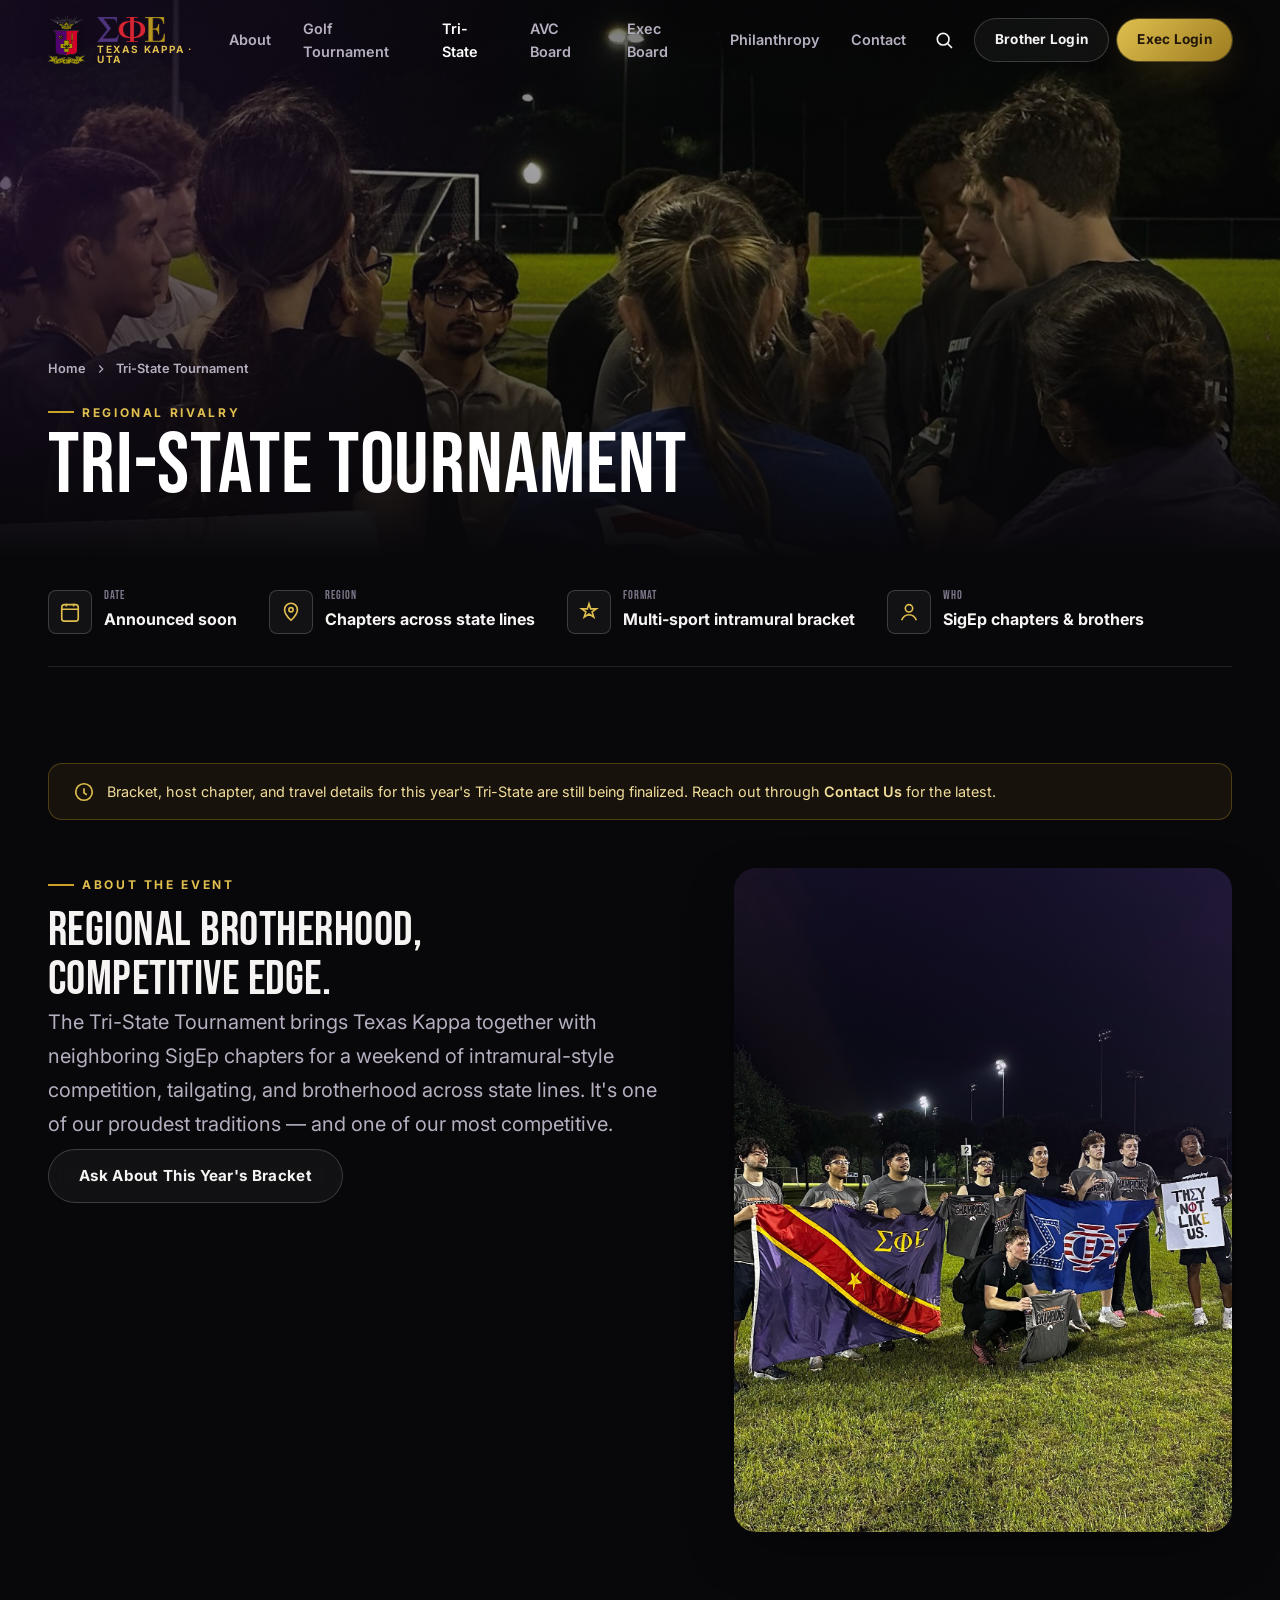
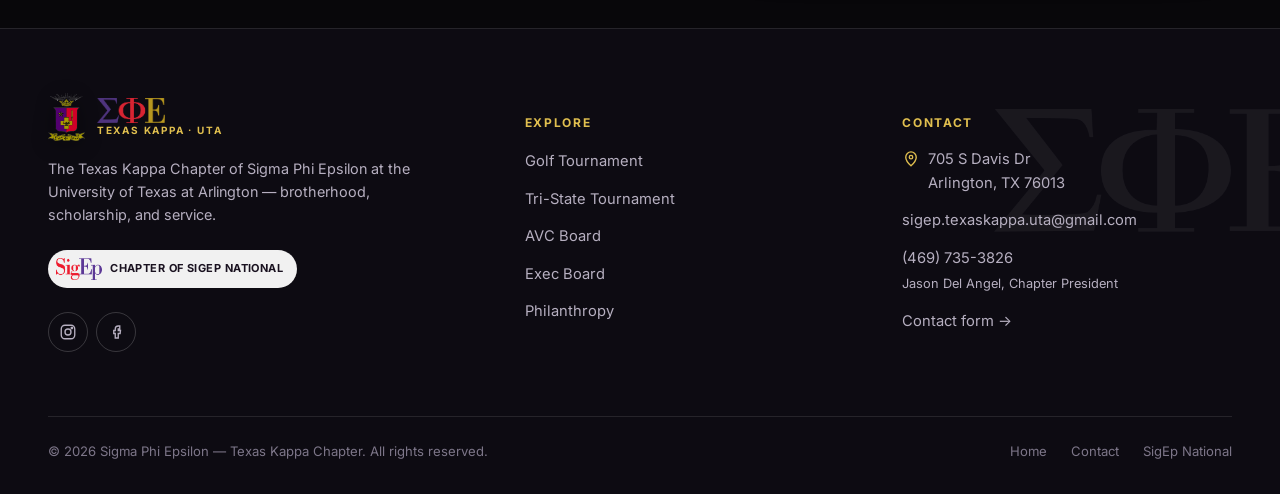
<file: tri-state-tournament.html>
<!doctype html>
<html lang="en">
<head>
<meta charset="UTF-8">
<meta name="viewport" content="width=device-width, initial-scale=1">
<title>Tri-State Tournament | Sigma Phi Epsilon — Texas Kappa</title>
<meta name="description" content="The Texas Kappa chapter's Tri-State Tournament — a regional competition uniting Sigma Phi Epsilon chapters across state lines.">
<link rel="icon" type="image/png" sizes="32x32" href="assets/img/favicon-32.png">
<link rel="apple-touch-icon" href="assets/img/apple-touch-icon.png">
<link rel="stylesheet" href="css/style.css">
</head>
<body>
<a class="skip-link" href="#main">Skip to content</a>

<header class="nav" data-nav>
  <div class="container nav-inner">
    <a class="brand" href="index.html" aria-label="Sigma Phi Epsilon, Texas Kappa — home">
      <span class="brand-mark" aria-hidden="true"><img src="assets/img/logo-crest.png" alt=""></span>
      <span class="brand-text"><span class="brand-greek"><img src="assets/img/logo-sigep-letters-color.png" alt="ΣΦΕ"></span><span class="brand-sub">Texas Kappa · UTA</span></span>
    </a>
    <nav class="nav-links" aria-label="Primary">
      <a href="index.html#about">About</a>
      <a href="golf-tournament.html">Golf Tournament</a>
      <a href="tri-state-tournament.html" class="is-active" aria-current="page">Tri-State</a>
      <a href="avc-board.html">AVC Board</a>
      <a href="exec-board.html">Exec Board</a>
      <a href="philanthropy.html">Philanthropy</a>
      <a href="contact.html">Contact</a>
    </nav>
    <div class="nav-actions">
      <button class="icon-btn" data-open="[data-search-overlay]" aria-label="Open search">
        <svg viewBox="0 0 24 24" fill="none" stroke="currentColor" stroke-width="2" stroke-linecap="round"><circle cx="11" cy="11" r="7"/><path d="M21 21l-4.3-4.3"/></svg>
      </button>
      <div class="login-group">
        <button class="btn btn-ghost btn-sm" data-open="[data-brother-modal]">Brother Login</button>
        <button class="btn btn-gold btn-sm" data-open="[data-exec-modal]">Exec Login</button>
      </div>
      <button class="icon-btn menu-toggle" data-menu-toggle aria-label="Open menu" aria-expanded="false" aria-controls="mobile-drawer">
        <svg class="icon-open" viewBox="0 0 24 24" fill="none" stroke="currentColor" stroke-width="2" stroke-linecap="round"><path d="M4 7h16M4 12h16M4 17h16"/></svg>
        <svg class="icon-close" viewBox="0 0 24 24" fill="none" stroke="currentColor" stroke-width="2" stroke-linecap="round"><path d="M6 6l12 12M18 6L6 18"/></svg>
      </button>
    </div>
  </div>
</header>

<div class="mobile-drawer" id="mobile-drawer" data-drawer>
  <nav aria-label="Mobile">
    <a href="index.html#about">About</a>
    <a href="golf-tournament.html">Golf Tournament</a>
    <a href="tri-state-tournament.html">Tri-State</a>
    <a href="avc-board.html">AVC Board</a>
    <a href="exec-board.html">Exec Board</a>
    <a href="philanthropy.html">Philanthropy</a>
    <a href="contact.html">Contact</a>
  </nav>
  <div class="drawer-actions">
    <button class="btn btn-ghost btn-block" data-open="[data-brother-modal]">Brother Login</button>
    <button class="btn btn-gold btn-block" data-open="[data-exec-modal]">Exec Login</button>
  </div>
</div>

<div class="search-overlay" data-search-overlay aria-hidden="true" role="dialog" aria-modal="true" aria-label="Site search">
  <div class="search-panel">
    <div class="search-input-row">
      <svg viewBox="0 0 24 24" fill="none" stroke="currentColor" stroke-width="2" stroke-linecap="round"><circle cx="11" cy="11" r="7"/><path d="M21 21l-4.3-4.3"/></svg>
      <input type="text" data-search-input placeholder="Search the chapter site…" aria-label="Search">
      <button class="icon-btn" data-close aria-label="Close search"><svg viewBox="0 0 24 24" fill="none" stroke="currentColor" stroke-width="2" stroke-linecap="round"><path d="M6 6l12 12M18 6L6 18"/></svg></button>
    </div>
    <div class="search-results" data-search-results></div>
    <div class="search-hint"><span><span class="kbd">↑↓</span> navigate</span><span><span class="kbd">Enter</span> select</span><span><span class="kbd">Esc</span> close</span></div>
  </div>
</div>

<div class="modal-overlay" data-brother-modal aria-hidden="true" role="dialog" aria-modal="true" aria-label="Brother login">
  <div class="modal-card">
    <button class="icon-btn modal-close" data-close aria-label="Close"><svg viewBox="0 0 24 24" fill="none" stroke="currentColor" stroke-width="2" stroke-linecap="round"><path d="M6 6l12 12M18 6L6 18"/></svg></button>
    <div class="modal-icon"><svg viewBox="0 0 24 24" fill="none" stroke="currentColor" stroke-width="1.8"><path d="M12 12a4 4 0 100-8 4 4 0 000 8zM4 21c1.5-4 5-6 8-6s6.5 2 8 6"/></svg></div>
    <span class="modal-badge">Coming soon</span>
    <h3>Brother Portal</h3>
    <p>A private space for active brothers — event RSVPs, point tracking, and chapter docs. Login opens once the portal is built.</p>
    <form data-portal-form>
      <div class="field"><label for="brother-email">UTA email</label><input id="brother-email" type="email" placeholder="you@mavs.uta.edu" disabled></div>
      <div class="field"><label for="brother-pass">Password</label><input id="brother-pass" type="password" placeholder="••••••••" disabled></div>
      <button class="btn btn-primary btn-block" type="submit">Notify me when it's live</button>
      <p class="form-status" data-form-status></p>
    </form>
  </div>
</div>

<div class="modal-overlay" data-exec-modal aria-hidden="true" role="dialog" aria-modal="true" aria-label="Exec board login">
  <div class="modal-card">
    <button class="icon-btn modal-close" data-close aria-label="Close"><svg viewBox="0 0 24 24" fill="none" stroke="currentColor" stroke-width="2" stroke-linecap="round"><path d="M6 6l12 12M18 6L6 18"/></svg></button>
    <div class="modal-icon"><svg viewBox="0 0 24 24" fill="none" stroke="currentColor" stroke-width="1.8"><path d="M12 3l7 4v5c0 4.5-3 8-7 9-4-1-7-4.5-7-9V7l7-4z"/></svg></div>
    <span class="modal-badge">Coming soon</span>
    <h3>Exec Portal</h3>
    <p>Admin tools for the executive board — content management, budgets, and reporting. Restricted to officers once live.</p>
    <form data-portal-form>
      <div class="field"><label for="exec-email">Officer email</label><input id="exec-email" type="email" placeholder="you@mavs.uta.edu" disabled></div>
      <div class="field"><label for="exec-pass">Password</label><input id="exec-pass" type="password" placeholder="••••••••" disabled></div>
      <button class="btn btn-primary btn-block" type="submit">Notify me when it's live</button>
      <p class="form-status" data-form-status></p>
    </form>
  </div>
</div>

<main id="main">
  <section class="page-hero">
    <img src="assets/img/hero-1.jpg" alt="Texas Kappa brothers gathered on the intramural field at night." loading="eager">
    <div class="hero-scrim" aria-hidden="true"></div>
    <div class="page-hero-content">
      <div class="container">
        <span class="breadcrumb"><a href="index.html">Home</a><svg viewBox="0 0 24 24" fill="none" stroke="currentColor" stroke-width="2"><path d="M9 6l6 6-6 6"/></svg><span>Tri-State Tournament</span></span>
        <span class="eyebrow">Regional Rivalry</span>
        <h1 class="page-title">Tri-State Tournament</h1>
      </div>
    </div>
  </section>

  <div class="container">
    <div class="info-strip">
      <div class="info-item">
        <span class="value-icon" aria-hidden="true"><svg viewBox="0 0 24 24" fill="none" stroke="currentColor" stroke-width="1.8"><rect x="3" y="4" width="18" height="18" rx="3"/><path d="M3 9h18M8 3v3M16 3v3"/></svg></span>
        <div><h4>Date</h4><p>Announced soon</p></div>
      </div>
      <div class="info-item">
        <span class="value-icon" aria-hidden="true"><svg viewBox="0 0 24 24" fill="none" stroke="currentColor" stroke-width="1.8"><path d="M12 21s7-6.3 7-11.5A7 7 0 105 9.5C5 14.7 12 21 12 21z"/><circle cx="12" cy="9.5" r="2.3"/></svg></span>
        <div><h4>Region</h4><p>Chapters across state lines</p></div>
      </div>
      <div class="info-item">
        <span class="value-icon" aria-hidden="true"><svg viewBox="0 0 24 24" fill="none" stroke="currentColor" stroke-width="1.8" stroke-linecap="round"><path d="M12 3l1.8 5.6H20l-4.6 3.3 1.8 5.6L12 14.2l-5.2 3.3 1.8-5.6L4 8.6h6.2z"/></svg></span>
        <div><h4>Format</h4><p>Multi-sport intramural bracket</p></div>
      </div>
      <div class="info-item">
        <span class="value-icon" aria-hidden="true"><svg viewBox="0 0 24 24" fill="none" stroke="currentColor" stroke-width="1.8"><path d="M12 12a4 4 0 100-8 4 4 0 000 8zM4 21c1.5-4 5-6 8-6s6.5 2 8 6"/></svg></span>
        <div><h4>Who</h4><p>SigEp chapters &amp; brothers</p></div>
      </div>
    </div>
  </div>

  <section class="section">
    <div class="container">
      <div class="coming-soon-banner reveal">
        <svg viewBox="0 0 24 24" fill="none" stroke="currentColor" stroke-width="1.8"><circle cx="12" cy="12" r="9"/><path d="M12 8v5l3 2"/></svg>
        <span>Bracket, host chapter, and travel details for this year's Tri-State are still being finalized. Reach out through <a href="contact.html" class="link-underline" style="color:inherit">Contact Us</a> for the latest.</span>
      </div>

      <div class="two-col">
        <div>
          <span class="eyebrow">About the event</span>
          <h2 class="section-title" style="font-size:clamp(2rem,4vw,3rem)">Regional brotherhood, competitive edge.</h2>
          <p class="lede">The Tri-State Tournament brings Texas Kappa together with neighboring SigEp chapters for a weekend of intramural-style competition, tailgating, and brotherhood across state lines. It's one of our proudest traditions — and one of our most competitive.</p>
          <div class="hero-actions">
            <a class="btn btn-ghost" href="contact.html">Ask About This Year's Bracket</a>
          </div>
        </div>
        <div class="about-media reveal" style="aspect-ratio:3/4">
          <img src="assets/img/hero-2.jpg" alt="Texas Kappa brothers holding intramural championship flags on the field at night." loading="lazy">
        </div>
      </div>
    </div>
  </section>
</main>

<footer class="site-footer">
  <img class="footer-watermark" src="assets/img/logo-sigep-letters.png" alt="" aria-hidden="true">
  <div class="container">
    <div class="footer-grid">
      <div class="footer-brand">
        <a class="brand" href="index.html">
          <span class="brand-mark" aria-hidden="true"><img src="assets/img/logo-crest.png" alt=""></span>
          <span class="brand-text"><span class="brand-greek"><img src="assets/img/logo-sigep-letters-color.png" alt="ΣΦΕ"></span><span class="brand-sub">Texas Kappa · UTA</span></span>
        </a>
        <p>The Texas Kappa Chapter of Sigma Phi Epsilon at the University of Texas at Arlington — brotherhood, scholarship, and service.</p>
        <a class="footer-natl" href="https://sigep.org" target="_blank" rel="noopener noreferrer">
          <img src="assets/img/logo-sigep-wordmark.png" alt="">
          <span>Chapter of SigEp National</span>
        </a>
        <div class="social-row" aria-label="Social media">
          <a class="social-btn" href="https://www.instagram.com/sigep_uta/" target="_blank" rel="noopener noreferrer" aria-label="Texas Kappa on Instagram"><svg viewBox="0 0 24 24" fill="none" stroke="currentColor" stroke-width="1.8"><rect x="3" y="3" width="18" height="18" rx="5"/><circle cx="12" cy="12" r="4"/><circle cx="17.2" cy="6.8" r="1"/></svg></a>
          <a class="social-btn" href="https://www.facebook.com/profile.php?id=61586861032916" target="_blank" rel="noopener noreferrer" aria-label="Texas Kappa on Facebook"><svg viewBox="0 0 24 24" fill="none" stroke="currentColor" stroke-width="1.8"><path d="M15 8h2V4h-2a4 4 0 00-4 4v2H9v4h2v6h4v-6h2.5l.5-4H15V8z"/></svg></a>
        </div>
      </div>
      <div class="footer-col">
        <h5>Explore</h5>
        <ul>
          <li><a href="golf-tournament.html">Golf Tournament</a></li>
          <li><a href="tri-state-tournament.html">Tri-State Tournament</a></li>
          <li><a href="avc-board.html">AVC Board</a></li>
          <li><a href="exec-board.html">Exec Board</a></li>
          <li><a href="philanthropy.html">Philanthropy</a></li>
        </ul>
      </div>
      <div class="footer-col">
        <h5>Contact</h5>
        <ul>
          <li class="footer-address-icon"><svg viewBox="0 0 24 24" fill="none" stroke="currentColor" stroke-width="1.8"><path d="M12 21s7-6.3 7-11.5A7 7 0 105 9.5C5 14.7 12 21 12 21z"/><circle cx="12" cy="9.5" r="2.3"/></svg><address>705 S Davis Dr<br>Arlington, TX 76013</address></li>
          <li><a href="mailto:sigep.texaskappa.uta@gmail.com">sigep.texaskappa.uta@gmail.com</a></li>
          <li><a href="tel:+14697353826">(469) 735-3826</a><br><span class="text-muted" style="font-size:0.8rem">Jason Del Angel, Chapter President</span></li>
          <li><a href="contact.html">Contact form →</a></li>
        </ul>
      </div>
    </div>
    <div class="footer-bottom">
      <span>© <span data-year></span> Sigma Phi Epsilon — Texas Kappa Chapter. All rights reserved.</span>
      <span class="footer-legal"><a href="index.html">Home</a><a href="contact.html">Contact</a><a href="https://sigep.org" target="_blank" rel="noopener noreferrer">SigEp National</a></span>
    </div>
  </div>
</footer>

<script src="js/main.js"></script>
</body>
</html>
</file>
<file: css/style.css>
/* =========================================================
   SIGMA PHI EPSILON — TEXAS KAPPA CHAPTER
   Design System: dark cinematic, purple / red / gold
   ========================================================= */

@import url('https://fonts.googleapis.com/css2?family=Bebas+Neue&family=Inter:wght@400;500;600;700;800&display=swap');

:root {
  /* Brand */
  --purple-950: #150a26;
  --purple-900: #23113f;
  --purple-800: #3a1c66;
  --purple-700: #4b2e83;
  --purple-600: #6b46b3;
  --purple-500: #8a63d1;

  --red-800: #7a0d20;
  --red-700: #a10f28;
  --red-600: #c8102e;
  --red-500: #e5304d;

  --gold-700: #9c7c1f;
  --gold-600: #c9a227;
  --gold-500: #e0bf4f;
  --gold-300: #f2dd9a;

  /* Surface */
  --bg: #08070a;
  --bg-alt: #0d0b12;
  --bg-elevated: #131019;
  --surface: rgba(255, 255, 255, 0.045);
  --surface-strong: rgba(255, 255, 255, 0.08);
  --border: rgba(255, 255, 255, 0.1);
  --border-strong: rgba(255, 255, 255, 0.18);

  /* Text */
  --text: #f6f4f2;
  --text-muted: #b6afc0;
  --text-faint: #7d7689;

  /* Semantic */
  --color-primary: var(--purple-700);
  --color-accent: var(--gold-600);
  --color-danger: var(--red-600);

  /* Type */
  --font-display: 'Bebas Neue', 'Arial Narrow', sans-serif;
  --font-body: 'Inter', -apple-system, BlinkMacSystemFont, 'Segoe UI', sans-serif;

  /* Scale */
  --space-1: 4px;
  --space-2: 8px;
  --space-3: 12px;
  --space-4: 16px;
  --space-5: 24px;
  --space-6: 32px;
  --space-7: 48px;
  --space-8: 64px;
  --space-9: 96px;
  --space-10: 140px;

  --radius-sm: 8px;
  --radius-md: 14px;
  --radius-lg: 22px;
  --radius-full: 999px;

  --container: 1280px;

  --shadow-soft: 0 20px 60px -20px rgba(0, 0, 0, 0.65);
  --shadow-glow-purple: 0 0 0 1px rgba(139, 99, 209, 0.25), 0 20px 60px -10px rgba(75, 46, 131, 0.45);
  --shadow-glow-gold: 0 0 0 1px rgba(224, 191, 79, 0.3), 0 12px 40px -10px rgba(201, 162, 39, 0.35);

  --ease-out: cubic-bezier(0.16, 1, 0.3, 1);
  --dur-fast: 180ms;
  --dur-base: 320ms;
  --dur-slow: 600ms;

  --z-nav: 100;
  --z-overlay: 200;
  --z-modal: 300;
  --z-toast: 400;
}

/* =========================================================
   RESET
   ========================================================= */
*, *::before, *::after { box-sizing: border-box; }
html { scroll-behavior: smooth; }
@media (prefers-reduced-motion: reduce) {
  html { scroll-behavior: auto; }
  *, *::before, *::after {
    animation-duration: 0.01ms !important;
    animation-iteration-count: 1 !important;
    transition-duration: 0.01ms !important;
    scroll-behavior: auto !important;
  }
}

body, h1, h2, h3, h4, p, figure, blockquote { margin: 0; }
ul { list-style: none; margin: 0; padding: 0; }
img, video { max-width: 100%; display: block; }
a { color: inherit; text-decoration: none; }
button { font: inherit; color: inherit; background: none; border: none; cursor: pointer; }
input { font: inherit; color: inherit; }

body {
  background: var(--bg);
  color: var(--text);
  font-family: var(--font-body);
  font-size: 16px;
  line-height: 1.6;
  -webkit-font-smoothing: antialiased;
  min-height: 100dvh;
  overflow-x: hidden;
}

::selection { background: var(--purple-600); color: #fff; }

/* Focus visibility */
:focus-visible {
  outline: 2px solid var(--gold-500);
  outline-offset: 3px;
  border-radius: 4px;
}

/* Skip link */
.skip-link {
  position: fixed;
  top: -100px;
  left: var(--space-4);
  z-index: 1000;
  background: var(--gold-500);
  color: #1a1220;
  font-weight: 700;
  padding: var(--space-3) var(--space-5);
  border-radius: var(--radius-sm);
  transition: top var(--dur-base) var(--ease-out);
}
.skip-link:focus { top: var(--space-4); }

.container {
  width: 100%;
  max-width: var(--container);
  margin-inline: auto;
  padding-inline: var(--space-5);
}
@media (min-width: 768px) { .container { padding-inline: var(--space-7); } }

.eyebrow {
  display: inline-flex;
  align-items: center;
  gap: var(--space-2);
  font-family: var(--font-body);
  font-weight: 700;
  font-size: 12px;
  letter-spacing: 0.22em;
  text-transform: uppercase;
  color: var(--gold-500);
}
.eyebrow::before {
  content: '';
  width: 26px;
  height: 2px;
  background: var(--gold-600);
  display: inline-block;
}

h1, h2, h3, h4 {
  font-family: var(--font-display);
  font-weight: 400;
  letter-spacing: 0.01em;
  line-height: 1.02;
  text-wrap: balance;
}

h2.section-title {
  font-size: clamp(2.4rem, 6vw, 4.2rem);
  margin-top: var(--space-3);
}

p.lede {
  font-size: clamp(1.05rem, 2vw, 1.25rem);
  color: var(--text-muted);
  max-width: 60ch;
  line-height: 1.7;
}

.text-muted { color: var(--text-muted); }

/* =========================================================
   BUTTONS
   ========================================================= */
.btn {
  display: inline-flex;
  align-items: center;
  justify-content: center;
  gap: var(--space-2);
  padding: 14px 30px;
  border-radius: var(--radius-full);
  font-weight: 700;
  font-size: 0.95rem;
  letter-spacing: 0.02em;
  min-height: 48px;
  cursor: pointer;
  transition: transform var(--dur-fast) var(--ease-out), box-shadow var(--dur-base) var(--ease-out), background var(--dur-base) var(--ease-out), border-color var(--dur-base) var(--ease-out);
  white-space: nowrap;
}
.btn:active { transform: scale(0.97); }

.btn-primary {
  background: linear-gradient(135deg, var(--red-600), var(--purple-700));
  color: #fff;
  box-shadow: var(--shadow-glow-purple);
}
.btn-primary:hover { box-shadow: 0 0 0 1px rgba(224,191,79,0.35), 0 24px 60px -12px rgba(75,46,131,0.6); transform: translateY(-2px); }

.btn-gold {
  background: linear-gradient(135deg, var(--gold-500), var(--gold-700));
  color: #201509;
  box-shadow: var(--shadow-glow-gold);
}
.btn-gold:hover { transform: translateY(-2px); }

.btn-ghost {
  background: var(--surface);
  border: 1px solid var(--border-strong);
  color: var(--text);
  backdrop-filter: blur(12px);
  -webkit-backdrop-filter: blur(12px);
}
.btn-ghost:hover { background: var(--surface-strong); border-color: var(--gold-500); }

.btn-sm { padding: 10px 20px; font-size: 0.85rem; min-height: 40px; }
.btn-block { width: 100%; }

.link-underline {
  position: relative;
  font-weight: 600;
}
.link-underline::after {
  content: '';
  position: absolute;
  left: 0; right: 0; bottom: -3px;
  height: 1px;
  background: currentColor;
  transform: scaleX(0);
  transform-origin: right;
  transition: transform var(--dur-base) var(--ease-out);
}
.link-underline:hover::after { transform: scaleX(1); transform-origin: left; }

/* =========================================================
   NAVBAR
   ========================================================= */
.nav {
  position: fixed;
  top: 0; left: 0; right: 0;
  z-index: var(--z-nav);
  padding: var(--space-4) 0;
  transition: background var(--dur-base) var(--ease-out), border-color var(--dur-base) var(--ease-out), padding var(--dur-base) var(--ease-out);
  border-bottom: 1px solid transparent;
}
.nav.is-scrolled {
  background: rgba(8, 7, 10, 0.75);
  backdrop-filter: blur(18px) saturate(140%);
  -webkit-backdrop-filter: blur(18px) saturate(140%);
  border-bottom-color: var(--border);
  padding: var(--space-3) 0;
}
.nav-inner {
  display: flex;
  align-items: center;
  justify-content: space-between;
  gap: var(--space-4);
}

.brand {
  display: flex;
  align-items: center;
  gap: var(--space-3);
  font-family: var(--font-display);
  letter-spacing: 0.03em;
}
.brand-mark {
  height: 48px;
  width: auto;
  display: grid;
  place-items: center;
  flex-shrink: 0;
  filter: drop-shadow(0 2px 10px rgba(0,0,0,0.45));
}
.brand-mark img { height: 48px; width: auto; display: block; max-width: none; }
.brand-mark svg { width: 26px; height: 26px; }
.brand-text { display: flex; flex-direction: column; line-height: 1; }
.brand-text .brand-greek { display: block; line-height: 0; }
.brand-text .brand-greek img { height: 25px; width: auto; display: block; }
.brand-text .brand-sub {
  font-family: var(--font-body);
  font-size: 10px;
  font-weight: 700;
  letter-spacing: 0.18em;
  color: var(--gold-500);
  text-transform: uppercase;
  margin-top: 2px;
}

.nav-links {
  display: none;
  align-items: center;
  gap: var(--space-6);
  font-size: 0.9rem;
  font-weight: 600;
  color: var(--text-muted);
}
.nav-links a { transition: color var(--dur-fast) var(--ease-out); }
.nav-links a:hover, .nav-links a.is-active { color: #fff; }
@media (min-width: 1080px) { .nav-links { display: flex; } }

.nav-actions { display: flex; align-items: center; gap: var(--space-2); }

.icon-btn {
  width: 44px; height: 44px;
  display: grid;
  place-items: center;
  border-radius: var(--radius-full);
  color: var(--text);
  transition: background var(--dur-fast) var(--ease-out), color var(--dur-fast) var(--ease-out);
}
.icon-btn:hover { background: var(--surface-strong); color: var(--gold-500); }
.icon-btn svg { width: 20px; height: 20px; }

.login-group { display: none; align-items: center; gap: var(--space-2); }
@media (min-width: 1080px) { .login-group { display: flex; } }

.menu-toggle { display: grid; }
@media (min-width: 1080px) { .menu-toggle { display: none; } }
.menu-toggle .icon-close { display: none; }
.menu-toggle.is-open .icon-open { display: none; }
.menu-toggle.is-open .icon-close { display: block; }

/* Mobile drawer */
.mobile-drawer {
  position: fixed;
  inset: 0;
  z-index: calc(var(--z-nav) - 1);
  background: rgba(8, 7, 10, 0.98);
  backdrop-filter: blur(20px);
  display: flex;
  flex-direction: column;
  padding: 110px var(--space-5) var(--space-6);
  gap: var(--space-6);
  transform: translateY(-8px);
  opacity: 0;
  pointer-events: none;
  transition: opacity var(--dur-base) var(--ease-out), transform var(--dur-base) var(--ease-out);
  overflow-y: auto;
}
.mobile-drawer.is-open { opacity: 1; transform: translateY(0); pointer-events: auto; }
.mobile-drawer nav { display: flex; flex-direction: column; gap: var(--space-1); }
.mobile-drawer nav a {
  font-family: var(--font-display);
  font-size: 2rem;
  padding: var(--space-3) 0;
  border-bottom: 1px solid var(--border);
  color: var(--text);
}
.mobile-drawer .drawer-actions { display: flex; flex-direction: column; gap: var(--space-3); margin-top: auto; }

/* =========================================================
   SEARCH OVERLAY
   ========================================================= */
.search-overlay {
  position: fixed;
  inset: 0;
  z-index: var(--z-overlay);
  background: rgba(6, 5, 8, 0.9);
  backdrop-filter: blur(10px);
  display: flex;
  align-items: flex-start;
  justify-content: center;
  padding: 12vh var(--space-5) var(--space-5);
  opacity: 0;
  pointer-events: none;
  transition: opacity var(--dur-base) var(--ease-out);
}
.search-overlay.is-open { opacity: 1; pointer-events: auto; }
.search-panel {
  width: 100%;
  max-width: 640px;
  background: var(--bg-elevated);
  border: 1px solid var(--border-strong);
  border-radius: var(--radius-lg);
  box-shadow: var(--shadow-soft);
  padding: var(--space-5);
  transform: translateY(-16px);
  transition: transform var(--dur-base) var(--ease-out);
}
.search-overlay.is-open .search-panel { transform: translateY(0); }
.search-input-row {
  display: flex;
  align-items: center;
  gap: var(--space-3);
  border-bottom: 1px solid var(--border-strong);
  padding-bottom: var(--space-4);
}
.search-input-row svg { width: 22px; height: 22px; color: var(--gold-500); flex-shrink: 0; }
.search-input-row input {
  flex: 1;
  background: none;
  border: none;
  font-size: 1.25rem;
  color: #fff;
  outline: none;
}
.search-input-row input::placeholder { color: var(--text-faint); }
.search-results { margin-top: var(--space-4); display: flex; flex-direction: column; gap: 2px; max-height: 45vh; overflow-y: auto; }
.search-results a {
  display: flex;
  align-items: center;
  justify-content: space-between;
  padding: var(--space-3) var(--space-3);
  border-radius: var(--radius-sm);
  font-weight: 600;
}
.search-results a:hover, .search-results a.is-selected { background: var(--surface-strong); color: var(--gold-300); }
.search-results a span.tag {
  font-size: 11px;
  font-weight: 700;
  letter-spacing: 0.08em;
  text-transform: uppercase;
  color: var(--text-faint);
}
.search-empty { color: var(--text-faint); padding: var(--space-4) var(--space-3); font-size: 0.9rem; }
.search-hint { margin-top: var(--space-4); font-size: 12px; color: var(--text-faint); display: flex; gap: var(--space-4); }
.kbd {
  border: 1px solid var(--border-strong);
  border-radius: 4px;
  padding: 1px 6px;
  font-family: monospace;
}

/* =========================================================
   MODAL (LOGIN PORTALS)
   ========================================================= */
.modal-overlay {
  position: fixed;
  inset: 0;
  z-index: var(--z-modal);
  background: rgba(6, 5, 8, 0.85);
  backdrop-filter: blur(8px);
  display: flex;
  align-items: center;
  justify-content: center;
  padding: var(--space-5);
  opacity: 0;
  pointer-events: none;
  transition: opacity var(--dur-base) var(--ease-out);
}
.modal-overlay.is-open { opacity: 1; pointer-events: auto; }
.modal-card {
  width: 100%;
  max-width: 420px;
  background: var(--bg-elevated);
  border: 1px solid var(--border-strong);
  border-radius: var(--radius-lg);
  box-shadow: var(--shadow-soft);
  padding: var(--space-6);
  position: relative;
  transform: scale(0.96) translateY(10px);
  transition: transform var(--dur-base) var(--ease-out);
}
.modal-overlay.is-open .modal-card { transform: scale(1) translateY(0); }
.modal-close {
  position: absolute;
  top: var(--space-4); right: var(--space-4);
  width: 36px; height: 36px;
}
.modal-icon {
  width: 52px; height: 52px;
  border-radius: var(--radius-md);
  display: grid; place-items: center;
  background: linear-gradient(135deg, var(--purple-700), var(--red-700));
  margin-bottom: var(--space-4);
}
.modal-icon svg { width: 26px; height: 26px; color: #fff; }
.modal-card h3 { font-family: var(--font-display); font-size: 2rem; margin-bottom: var(--space-2); }
.modal-card p { color: var(--text-muted); margin-bottom: var(--space-5); font-size: 0.95rem; }
.field { margin-bottom: var(--space-4); }
.field label { display: block; font-size: 0.8rem; font-weight: 700; margin-bottom: var(--space-2); color: var(--text-muted); }
.field input {
  width: 100%;
  background: var(--surface);
  border: 1px solid var(--border-strong);
  border-radius: var(--radius-sm);
  padding: 12px 14px;
  min-height: 44px;
  outline: none;
  transition: border-color var(--dur-fast) var(--ease-out);
}
.field input:focus { border-color: var(--gold-500); }
.field input:disabled { opacity: 0.5; cursor: not-allowed; }
.modal-badge {
  display: inline-flex;
  align-items: center;
  gap: 6px;
  font-size: 11px;
  font-weight: 700;
  letter-spacing: 0.08em;
  text-transform: uppercase;
  color: var(--gold-500);
  background: rgba(224, 191, 79, 0.1);
  border: 1px solid rgba(224, 191, 79, 0.3);
  padding: 6px 12px;
  border-radius: var(--radius-full);
  margin-bottom: var(--space-4);
}

/* =========================================================
   HERO
   ========================================================= */
.hero {
  position: relative;
  min-height: 100dvh;
  display: flex;
  flex-direction: column;
  justify-content: flex-end;
  overflow: hidden;
  isolation: isolate;
}
.hero-media {
  position: absolute;
  inset: 0;
  z-index: -2;
}
.hero-media video, .hero-media img {
  width: 100%; height: 100%;
  object-fit: cover;
  object-position: center 30%;
}
.hero-scrim {
  position: absolute;
  inset: 0;
  z-index: -1;
  background:
    linear-gradient(180deg, rgba(6,5,8,0.55) 0%, rgba(6,5,8,0.35) 30%, rgba(6,5,8,0.75) 78%, #08070a 100%),
    linear-gradient(100deg, rgba(59,20,89,0.55) 0%, rgba(8,7,10,0) 45%);
}
.hero-content {
  position: relative;
  padding: 160px var(--space-5) var(--space-8);
  width: 100%;
}
.hero-content .container { display: flex; flex-direction: column; gap: var(--space-5); }
.hero-title {
  font-size: clamp(3.2rem, 11vw, 8.5rem);
  color: #fff;
  text-shadow: 0 10px 40px rgba(0,0,0,0.5);
}
.hero-title .line2 {
  background: linear-gradient(100deg, var(--gold-300), var(--gold-600) 60%, var(--red-500));
  -webkit-background-clip: text;
  background-clip: text;
  color: transparent;
  display: block;
}
.hero-meta {
  display: flex;
  flex-wrap: wrap;
  align-items: center;
  gap: var(--space-3) var(--space-5);
  color: var(--text-muted);
  font-weight: 600;
  font-size: 0.95rem;
}
.hero-meta .dot { width: 4px; height: 4px; border-radius: 50%; background: var(--gold-500); }
.hero-actions { display: flex; flex-wrap: wrap; gap: var(--space-3); margin-top: var(--space-2); }

.scroll-cue {
  position: absolute;
  bottom: var(--space-6);
  left: 50%;
  transform: translateX(-50%);
  display: flex;
  flex-direction: column;
  align-items: center;
  gap: var(--space-2);
  color: var(--text-faint);
  font-size: 11px;
  letter-spacing: 0.2em;
  text-transform: uppercase;
}
.scroll-cue .stick {
  width: 1px; height: 34px;
  background: linear-gradient(180deg, var(--gold-500), transparent);
  animation: scrollcue 2s ease-in-out infinite;
}
@keyframes scrollcue { 0%,100% { transform: scaleY(1); opacity: 1;} 50% { transform: scaleY(0.5); opacity: 0.4; } }
@media (prefers-reduced-motion: reduce) { .scroll-cue .stick { animation: none; } }

/* =========================================================
   STAT STRIP
   ========================================================= */
.stat-strip {
  border-top: 1px solid var(--border);
  border-bottom: 1px solid var(--border);
  background: var(--bg-alt);
}
.stat-grid {
  display: grid;
  grid-template-columns: repeat(2, 1fr);
  gap: var(--space-5);
  padding-block: var(--space-6);
}
@media (min-width: 768px) { .stat-grid { grid-template-columns: repeat(4, 1fr); } }
.stat-item { text-align: left; border-left: 2px solid var(--purple-700); padding-left: var(--space-4); }
.stat-num {
  font-family: var(--font-display);
  font-size: clamp(2.2rem, 4vw, 3.2rem);
  background: linear-gradient(120deg, #fff, var(--gold-400, var(--gold-500)));
  -webkit-background-clip: text; background-clip: text; color: transparent;
  line-height: 1;
}
.stat-label { font-size: 0.8rem; color: var(--text-muted); margin-top: var(--space-1); text-transform: uppercase; letter-spacing: 0.06em; }

/* =========================================================
   SECTION LAYOUT
   ========================================================= */
.section { padding-block: var(--space-9); position: relative; }
.section-head {
  display: flex;
  flex-direction: column;
  gap: var(--space-3);
  margin-bottom: var(--space-7);
  max-width: 720px;
}
.section-head.split {
  flex-direction: row;
  align-items: flex-end;
  justify-content: space-between;
  max-width: none;
  gap: var(--space-5);
}
@media (max-width: 640px) { .section-head.split { flex-direction: column; align-items: flex-start; } }

/* About */
.about-grid {
  display: grid;
  gap: var(--space-7);
  align-items: center;
}
@media (min-width: 960px) { .about-grid { grid-template-columns: 1fr 1fr; } }
.about-media {
  position: relative;
  border-radius: var(--radius-lg);
  overflow: hidden;
  box-shadow: var(--shadow-soft);
  aspect-ratio: 4/5;
}
.about-media img { width: 100%; height: 100%; object-fit: cover; }
.about-media::after {
  content: '';
  position: absolute; inset: 0;
  background: linear-gradient(200deg, rgba(75,46,131,0.35), transparent 60%);
  pointer-events: none;
}
.seal-badge {
  position: absolute;
  bottom: 16px; right: 16px;
  width: 96px;
  z-index: 2;
  filter: drop-shadow(0 8px 20px rgba(0,0,0,0.55));
}
.seal-badge img { width: 100%; display: block; }
@media (min-width: 640px) { .seal-badge { width: 118px; bottom: 20px; right: 20px; } }

.about-media-tag {
  position: absolute;
  bottom: var(--space-4); left: var(--space-4);
  background: rgba(8,7,10,0.72);
  backdrop-filter: blur(10px);
  border: 1px solid var(--border-strong);
  padding: var(--space-2) var(--space-3);
  border-radius: var(--radius-sm);
  font-size: 0.8rem;
  font-weight: 600;
}
.value-list { display: grid; gap: var(--space-4); margin-top: var(--space-6); }
.value-item { display: flex; gap: var(--space-4); align-items: flex-start; }
.value-icon {
  width: 44px; height: 44px; flex-shrink: 0;
  border-radius: var(--radius-sm);
  display: grid; place-items: center;
  background: var(--surface);
  border: 1px solid var(--border-strong);
  color: var(--gold-500);
}
.value-icon svg { width: 22px; height: 22px; }
.value-item h4 { font-family: var(--font-body); font-weight: 700; font-size: 1.05rem; margin-bottom: 2px; }
.value-item p { color: var(--text-muted); font-size: 0.92rem; }

/* Programs / subpage cards */
.card-grid {
  display: grid;
  gap: var(--space-5);
  grid-template-columns: repeat(auto-fit, minmax(270px, 1fr));
}
.program-card {
  position: relative;
  border-radius: var(--radius-lg);
  overflow: hidden;
  aspect-ratio: 3/4;
  border: 1px solid var(--border);
  isolation: isolate;
  transition: transform var(--dur-base) var(--ease-out), border-color var(--dur-base) var(--ease-out);
}
.program-card:hover { transform: translateY(-6px); border-color: var(--gold-500); }
.program-card img {
  position: absolute; inset: 0; z-index: -2;
  width: 100%; height: 100%; object-fit: cover;
  transition: transform 900ms var(--ease-out);
}
.program-card:hover img { transform: scale(1.08); }
.program-card::before {
  content: '';
  position: absolute; inset: 0; z-index: -1;
  background: linear-gradient(0deg, rgba(6,5,8,0.95) 0%, rgba(6,5,8,0.35) 55%, rgba(59,20,89,0.25) 100%);
}
.program-card-body {
  position: absolute; inset: 0;
  padding: var(--space-5);
  display: flex; flex-direction: column; justify-content: flex-end;
  gap: var(--space-2);
}
.program-card .eyebrow { color: var(--gold-300); }
.program-card h3 { font-family: var(--font-display); font-size: 1.9rem; color: #fff; }
.program-card p { font-size: 0.85rem; color: var(--text-muted); }
.program-card-cta {
  display: inline-flex; align-items: center; gap: 6px;
  font-size: 0.8rem; font-weight: 700; color: var(--gold-300);
  margin-top: var(--space-2);
}
.program-card-cta svg { width: 14px; height: 14px; transition: transform var(--dur-fast) var(--ease-out); }
.program-card:hover .program-card-cta svg { transform: translateX(4px); }

/* Philanthropy */
.philan-section { background: linear-gradient(180deg, var(--bg) 0%, var(--bg-alt) 100%); }
.philan-grid { display: grid; gap: var(--space-7); align-items: center; }
@media (min-width: 960px) { .philan-grid { grid-template-columns: 1.1fr 1fr; } }
.philan-media { border-radius: var(--radius-lg); overflow: hidden; box-shadow: var(--shadow-soft); position: relative; }
.philan-media img { width: 100%; height: 100%; object-fit: cover; }
.philan-stats { display: flex; gap: var(--space-6); margin: var(--space-5) 0; flex-wrap: wrap; }

/* Gallery */
.gallery-grid {
  display: grid;
  grid-template-columns: repeat(2, 1fr);
  gap: var(--space-3);
}
@media (min-width: 720px) { .gallery-grid { grid-template-columns: repeat(4, 1fr); grid-auto-rows: 180px; } }
.gallery-item { border-radius: var(--radius-md); overflow: hidden; position: relative; }
.gallery-item img { width: 100%; height: 100%; object-fit: cover; transition: transform 700ms var(--ease-out); }
.gallery-item:hover img { transform: scale(1.06); }
@media (min-width: 720px) {
  .gallery-item.tall { grid-row: span 2; }
  .gallery-item.wide { grid-column: span 2; }
}
.gallery-item { aspect-ratio: 1/1; }
@media (min-width: 720px) { .gallery-item { aspect-ratio: auto; } }

/* Boards teaser (AVC / Exec) */
.board-teaser { display: grid; gap: var(--space-5); grid-template-columns: repeat(auto-fit, minmax(220px,1fr)); }
.board-card {
  background: var(--surface);
  border: 1px solid var(--border);
  border-radius: var(--radius-lg);
  padding: var(--space-5);
  transition: border-color var(--dur-base), background var(--dur-base);
}
.board-card:hover { border-color: var(--purple-500); background: var(--surface-strong); }
.board-card .value-icon { margin-bottom: var(--space-3); }
.board-card h3 { font-family: var(--font-display); font-size: 1.6rem; margin-bottom: var(--space-2); }
.board-card p { color: var(--text-muted); font-size: 0.9rem; margin-bottom: var(--space-4); }

/* Contact teaser */
.contact-band {
  border-radius: var(--radius-lg);
  padding: var(--space-8) var(--space-6);
  background: linear-gradient(135deg, var(--purple-800), var(--red-800) 120%);
  position: relative;
  overflow: hidden;
  text-align: center;
  display: flex; flex-direction: column; align-items: center; gap: var(--space-4);
}
.contact-band::before {
  content: '';
  position: absolute; inset: 0;
  background: radial-gradient(circle at 30% 20%, rgba(224,191,79,0.25), transparent 55%);
}
.contact-band > * { position: relative; }
.contact-band h2 { color: #fff; font-size: clamp(2rem, 5vw, 3.4rem); }
.contact-band .btn-row { display: flex; gap: var(--space-3); flex-wrap: wrap; justify-content: center; }

/* Sponsor logos */
.sponsor-strip { width: 100%; margin-top: var(--space-5); padding-top: var(--space-5); border-top: 1px solid rgba(255,255,255,0.18); display: flex; flex-direction: column; align-items: center; gap: var(--space-4); }
.sponsor-strip-label { font-size: 0.78rem; letter-spacing: 0.14em; text-transform: uppercase; color: var(--gold-300); }
.sponsor-logos { display: flex; flex-wrap: wrap; justify-content: center; gap: var(--space-4); }
.sponsor-logo { display: flex; align-items: center; justify-content: center; width: 220px; height: 120px; padding: var(--space-4) var(--space-5); background: #fff; border-radius: var(--radius-md); box-shadow: 0 8px 24px rgba(0,0,0,0.25); transition: transform .2s ease, box-shadow .2s ease; }
.sponsor-logo:hover, .sponsor-logo:focus-visible { transform: translateY(-3px); box-shadow: 0 12px 30px rgba(0,0,0,0.35); }
.sponsor-logo img { max-width: 100%; max-height: 100%; width: auto; height: auto; object-fit: contain; }
.sponsor-logo.is-wide { width: 300px; }
.sponsor-logo.is-bleed { padding: 0; overflow: hidden; background: #F4CF4E; }
.sponsor-logo.is-bleed img { width: 100%; height: 100%; object-fit: cover; }
@media (max-width: 480px) { .sponsor-logo { width: 180px; height: 100px; } .sponsor-logo.is-wide { width: 240px; } }

/* =========================================================
   FOOTER
   ========================================================= */
.site-footer {
  background: var(--bg-alt);
  border-top: 1px solid var(--border);
  padding-block: var(--space-8) var(--space-6);
  position: relative;
  overflow: hidden;
  isolation: isolate;
}
.footer-watermark {
  position: absolute;
  top: -6%; right: -4%;
  width: 340px;
  opacity: 0.05;
  filter: brightness(0) invert(1);
  z-index: -1;
  pointer-events: none;
}
@media (max-width: 640px) { .footer-watermark { width: 220px; } }

.footer-natl {
  display: inline-flex;
  align-items: center;
  gap: var(--space-2);
  margin-top: var(--space-5);
  padding: 8px 14px 8px 8px;
  background: rgba(255,255,255,0.94);
  border-radius: var(--radius-full);
  transition: transform var(--dur-fast) var(--ease-out);
}
.footer-natl:hover { transform: translateY(-2px); }
.footer-natl img { height: 22px; width: auto; display: block; }
.footer-natl span { font-size: 11px; font-weight: 700; letter-spacing: 0.04em; color: #1a1220; text-transform: uppercase; }
.footer-grid {
  display: grid;
  gap: var(--space-7);
  grid-template-columns: 1.3fr 1fr 1fr;
}
@media (max-width: 860px) { .footer-grid { grid-template-columns: 1fr; } }
.footer-brand .brand { margin-bottom: var(--space-4); }
.footer-brand p { color: var(--text-muted); max-width: 42ch; font-size: 0.9rem; }
.footer-col h5 {
  font-size: 12px; font-weight: 700; letter-spacing: 0.14em; text-transform: uppercase;
  color: var(--gold-500); margin-bottom: var(--space-4);
}
.footer-col ul { display: flex; flex-direction: column; gap: var(--space-3); }
.footer-col a, .footer-col address { color: var(--text-muted); font-size: 0.92rem; font-style: normal; }
.footer-col a:hover { color: #fff; }
.footer-address-icon { display: inline-flex; gap: var(--space-2); align-items: flex-start; }
.footer-address-icon svg { width: 18px; height: 18px; color: var(--gold-500); flex-shrink: 0; margin-top: 2px; }

.social-row { display: flex; gap: var(--space-2); margin-top: var(--space-5); }
.social-btn {
  width: 40px; height: 40px;
  border-radius: var(--radius-full);
  display: grid; place-items: center;
  border: 1px solid var(--border-strong);
  color: var(--text-muted);
  transition: color var(--dur-fast), border-color var(--dur-fast), background var(--dur-fast);
}
.social-btn:hover { color: #fff; border-color: var(--gold-500); background: var(--surface-strong); }
.social-btn svg { width: 18px; height: 18px; }

.footer-bottom {
  margin-top: var(--space-8);
  padding-top: var(--space-5);
  border-top: 1px solid var(--border);
  display: flex; flex-wrap: wrap; gap: var(--space-3);
  justify-content: space-between;
  font-size: 0.82rem;
  color: var(--text-faint);
}
.footer-bottom a:hover { color: var(--text); }
.footer-legal { display: flex; gap: var(--space-5); flex-wrap: wrap; }

/* =========================================================
   PAGE HERO (subpages)
   ========================================================= */
.page-hero {
  position: relative;
  min-height: 62vh;
  display: flex;
  align-items: flex-end;
  overflow: hidden;
  isolation: isolate;
}
.page-hero img {
  position: absolute; inset: 0; z-index: -2;
  width: 100%; height: 100%; object-fit: cover;
}
.page-hero .hero-scrim { z-index: -1; }
.page-hero-content { padding: 160px 0 var(--space-7); width: 100%; }
.breadcrumb {
  display: flex; align-items: center; gap: var(--space-2);
  font-size: 0.8rem; color: var(--text-muted); margin-bottom: var(--space-4);
  font-weight: 600;
}
.breadcrumb svg { width: 14px; height: 14px; }
.page-title { font-size: clamp(2.6rem, 7vw, 5.4rem); color: #fff; }

.info-strip {
  display: flex; flex-wrap: wrap; gap: var(--space-6);
  padding: var(--space-6) 0;
  border-bottom: 1px solid var(--border);
}
.info-item { display: flex; gap: var(--space-3); align-items: flex-start; }
.info-item .value-icon { background: var(--surface); }
.info-item h4 { font-size: 0.78rem; text-transform: uppercase; letter-spacing: 0.08em; color: var(--text-faint); margin-bottom: 4px; }
.info-item p { font-weight: 700; color: var(--text); }

.coming-soon-banner {
  display: flex; align-items: center; gap: var(--space-3);
  background: rgba(201, 162, 39, 0.08);
  border: 1px solid rgba(201, 162, 39, 0.3);
  border-radius: var(--radius-md);
  padding: var(--space-4) var(--space-5);
  color: var(--gold-300);
  font-size: 0.9rem;
  margin-bottom: var(--space-7);
}
.coming-soon-banner svg { width: 22px; height: 22px; flex-shrink: 0; color: var(--gold-500); }

.two-col { display: grid; gap: var(--space-8); }
@media (min-width: 960px) { .two-col { grid-template-columns: 1fr 0.8fr; } }

.person-grid { display: grid; gap: var(--space-5); grid-template-columns: repeat(auto-fill, minmax(260px, 1fr)); }
.person-card {
  text-align: left;
  background: var(--surface);
  border: 1px solid var(--border);
  border-radius: var(--radius-lg);
  padding: var(--space-5);
  transition: border-color var(--dur-base) var(--ease-out), background var(--dur-base) var(--ease-out), transform var(--dur-base) var(--ease-out);
}
.person-card:hover { border-color: var(--purple-500); background: var(--surface-strong); transform: translateY(-4px); }
.person-avatar {
  width: 64px; height: 64px;
  border-radius: 50%;
  background: linear-gradient(150deg, var(--purple-800), var(--bg-elevated));
  border: 1px solid var(--border-strong);
  display: grid; place-items: center;
  color: var(--gold-500);
  margin-bottom: var(--space-4);
  overflow: hidden;
  flex-shrink: 0;
}
.person-avatar svg { width: 44%; height: 44%; opacity: 0.7; }
.person-avatar img { width: 100%; height: 100%; object-fit: cover; }
.person-card h4 { font-weight: 700; font-size: 1.05rem; }
.person-card .role { color: var(--gold-500); font-size: 0.82rem; font-weight: 600; margin-top: 2px; }
.person-bio { color: var(--text-muted); font-size: 0.88rem; line-height: 1.6; margin-top: var(--space-3); }
.person-card .placeholder-tag { color: var(--text-faint); font-size: 0.78rem; margin-top: 4px; }

/* Contact page form */
.contact-form { display: grid; gap: var(--space-4); }
.form-row { display: grid; gap: var(--space-4); }
@media (min-width: 640px) { .form-row.two { grid-template-columns: 1fr 1fr; } }
textarea.field-input { min-height: 140px; resize: vertical; }
.field-input {
  width: 100%;
  background: var(--surface);
  border: 1px solid var(--border-strong);
  border-radius: var(--radius-sm);
  padding: 13px 14px;
  outline: none;
  transition: border-color var(--dur-fast);
  font-family: var(--font-body);
}
.field-input:focus { border-color: var(--gold-500); }
.contact-info-card {
  background: var(--surface);
  border: 1px solid var(--border);
  border-radius: var(--radius-lg);
  padding: var(--space-6);
  display: flex; flex-direction: column; gap: var(--space-5);
}
.form-status { font-size: 0.85rem; padding: var(--space-3); border-radius: var(--radius-sm); display: none; }
.form-status.is-visible { display: block; }
.form-status.success { background: rgba(60, 180, 110, 0.12); color: #7ee0a8; border: 1px solid rgba(60,180,110,0.3); }

/* =========================================================
   REVEAL / MOTION HELPERS
   ========================================================= */
.reveal { opacity: 1; }
@media (prefers-reduced-motion: no-preference) {
  .js .reveal { opacity: 0; }
}

/* Utility */
.mt-0 { margin-top: 0 !important; }
.text-center { text-align: center; }
.visually-hidden {
  position: absolute; width: 1px; height: 1px; padding: 0; margin: -1px;
  overflow: hidden; clip: rect(0,0,0,0); white-space: nowrap; border: 0;
}

/* =========================================================
   EVENT PAGE EXTRAS — pricing, schedule, rules, form embed
   ========================================================= */
.price-grid {
  display: grid;
  gap: var(--space-5);
  grid-template-columns: repeat(auto-fit, minmax(240px, 1fr));
  margin-top: var(--space-6);
}
.price-card {
  position: relative;
  background: var(--surface);
  border: 1px solid var(--border-strong);
  border-radius: var(--radius-lg);
  padding: var(--space-6);
  transition: border-color var(--dur-base), transform var(--dur-base) var(--ease-out);
}
.price-card:hover { transform: translateY(-4px); border-color: var(--gold-500); }
.price-card.is-featured { border-color: var(--gold-600); background: linear-gradient(155deg, rgba(201,162,39,0.1), var(--surface)); }
.price-card .save-badge {
  position: absolute; top: -12px; right: var(--space-5);
  background: linear-gradient(135deg, var(--gold-500), var(--gold-700));
  color: #201509; font-size: 11px; font-weight: 800; letter-spacing: 0.04em;
  padding: 5px 12px; border-radius: var(--radius-full);
  box-shadow: var(--shadow-glow-gold);
}
.price-card h3 { font-family: var(--font-body); font-weight: 700; font-size: 1.05rem; color: var(--text-muted); margin-bottom: var(--space-2); }
.price-card .amount { font-family: var(--font-display); font-size: 3rem; color: #fff; line-height: 1; }
.price-card .amount span { font-family: var(--font-body); font-size: 1rem; font-weight: 600; color: var(--text-muted); }
.price-card p.detail { color: var(--text-muted); font-size: 0.88rem; margin-top: var(--space-3); }

.schedule-list { display: flex; flex-direction: column; margin-top: var(--space-6); }
.schedule-row {
  display: flex; gap: var(--space-5);
  padding-block: var(--space-4);
  border-bottom: 1px solid var(--border);
  position: relative;
}
.schedule-row:last-child { border-bottom: none; }
.schedule-time {
  font-family: var(--font-display);
  font-size: 1.3rem;
  color: var(--gold-500);
  min-width: 120px;
  flex-shrink: 0;
}
.schedule-body h4 { font-weight: 700; font-size: 1rem; margin-bottom: 2px; }
.schedule-body p { color: var(--text-muted); font-size: 0.88rem; }

.form-embed-card {
  margin-top: var(--space-6);
  border: 1px dashed var(--border-strong);
  border-radius: var(--radius-lg);
  background: var(--surface);
  padding: var(--space-7) var(--space-5);
  text-align: center;
  display: flex; flex-direction: column; align-items: center; gap: var(--space-3);
}
.form-embed-card svg { width: 32px; height: 32px; color: var(--gold-500); }
.form-embed-card h4 { font-family: var(--font-display); font-size: 1.5rem; }
.form-embed-card p { color: var(--text-muted); font-size: 0.9rem; max-width: 46ch; }
.form-embed iframe { width: 100%; min-height: 1100px; border: none; border-radius: var(--radius-lg); background: #fff; }

.payment-note {
  display: flex; gap: var(--space-3); align-items: flex-start;
  background: rgba(139,99,209,0.08);
  border: 1px solid rgba(139,99,209,0.3);
  border-radius: var(--radius-md);
  padding: var(--space-4) var(--space-5);
  margin-top: var(--space-6);
  font-size: 0.88rem; color: var(--text-muted);
}
.payment-note svg { width: 20px; height: 20px; color: var(--purple-500); flex-shrink: 0; margin-top: 1px; }
.payment-note strong { color: var(--text); }

/* Photo-backed sections */
.section-photo {
  position: relative;
  isolation: isolate;
  background: var(--photo) var(--photo-pos, center) / cover no-repeat;
}
.section-photo::before {
  content: '';
  position: absolute; inset: 0; z-index: -1;
  background: linear-gradient(180deg, var(--bg) 0%, rgba(8,7,10,0.8) 18%, rgba(8,7,10,0.84) 82%, var(--bg) 100%);
}
.section-photo .lede, .section-photo .schedule-body p, .section-photo .value-item p { color: #cfc8d8; }
.section-photo .schedule-row { border-bottom-color: rgba(255,255,255,0.16); }
.section-photo .value-icon { background: rgba(8,7,10,0.55); backdrop-filter: blur(6px); }
.contact-band.on-photo {
  background: linear-gradient(135deg, rgba(58,28,102,0.86), rgba(122,13,32,0.78));
  border: 1px solid rgba(255,255,255,0.14);
  backdrop-filter: blur(8px);
}

/* Registration flow */
.reg-steps { display: flex; gap: var(--space-3); flex-wrap: wrap; margin-top: var(--space-6); padding: 0; list-style: none; }
.reg-steps li { display: flex; align-items: center; gap: var(--space-2); font-size: 0.85rem; font-weight: 600; color: var(--text-muted); }
.reg-steps li span { width: 26px; height: 26px; border-radius: 50%; display: grid; place-items: center; font-size: 0.78rem; font-weight: 800; color: #201509; background: linear-gradient(135deg, var(--gold-500), var(--gold-700)); }
.reg-steps li:not(:last-child)::after { content: ''; width: 28px; height: 1px; background: var(--border-strong); margin-left: var(--space-1); }
.reg-card { margin-top: var(--space-6); background: var(--surface); border: 1px solid var(--border-strong); border-radius: var(--radius-lg); padding: var(--space-6); }
@media (max-width: 640px) { .reg-card { padding: var(--space-5) var(--space-4); } }
.reg-form fieldset { border: none; padding: 0; margin: 0 0 var(--space-6); min-width: 0; }
.reg-form legend { font-family: var(--font-display); font-size: 1.5rem; margin-bottom: var(--space-4); padding: 0; }
.reg-form .field .hint { font-size: 0.78rem; color: var(--text-faint); margin-top: var(--space-1); font-weight: 400; }
.reg-form .req { color: var(--gold-500); }
.type-options { display: grid; gap: var(--space-3); grid-template-columns: repeat(auto-fit, minmax(230px, 1fr)); }
.type-option { position: relative; }
.type-option input { position: absolute; opacity: 0; inset: 0; cursor: pointer; }
.type-option .tile { display: flex; flex-direction: column; gap: 2px; padding: var(--space-4) var(--space-5); border: 1px solid var(--border-strong); border-radius: var(--radius-md); background: var(--surface); transition: border-color var(--dur-fast), background var(--dur-fast); }
.type-option .tile strong { font-size: 1rem; }
.type-option .tile span { color: var(--gold-500); font-family: var(--font-display); font-size: 1.6rem; line-height: 1.1; }
.type-option .tile small { color: var(--text-muted); font-size: 0.78rem; }
.type-option input:checked + .tile { border-color: var(--gold-500); background: linear-gradient(155deg, rgba(201,162,39,0.14), var(--surface)); }
.type-option input:focus-visible + .tile { outline: 2px solid var(--gold-500); outline-offset: 3px; }
select.field-input { appearance: none; background-image: linear-gradient(45deg, transparent 50%, var(--text-muted) 50%), linear-gradient(135deg, var(--text-muted) 50%, transparent 50%); background-position: calc(100% - 20px) 50%, calc(100% - 14px) 50%; background-size: 6px 6px; background-repeat: no-repeat; padding-right: 40px; }
select.field-input option { background: #131019; color: var(--text); }
.check-row { display: flex; gap: var(--space-3); align-items: flex-start; font-size: 0.92rem; color: var(--text-muted); cursor: pointer; }
.check-row input[type="checkbox"] {
  appearance: none; -webkit-appearance: none;
  box-sizing: border-box;
  width: 20px; min-width: 20px; max-width: 20px;
  height: 20px; min-height: 20px; max-height: 20px;
  padding: 0;
  margin: 2px 0 0;
  border: 2px solid var(--border-strong);
  border-radius: 5px;
  background: var(--surface);
  flex-shrink: 0;
  align-self: flex-start;
  cursor: pointer;
  display: inline-grid;
  place-content: center;
  transition: background var(--dur-fast) var(--ease-out), border-color var(--dur-fast) var(--ease-out);
}
.check-row input[type="checkbox"]::after {
  content: '';
  width: 6px; height: 11px;
  border: solid #1a1220;
  border-width: 0 2.5px 2.5px 0;
  transform: rotate(45deg) translate(-1px, -1px) scale(0);
  transition: transform var(--dur-fast) var(--ease-out);
}
.check-row input[type="checkbox"]:checked { background: var(--gold-600); border-color: var(--gold-600); }
.check-row input[type="checkbox"]:checked::after { transform: rotate(45deg) translate(-1px, -1px) scale(1); }
.check-row input[type="checkbox"]:focus-visible { outline: 2px solid var(--gold-500); outline-offset: 2px; }
.field-error { color: #ff8a9b; font-size: 0.8rem; margin-top: var(--space-1); display: none; }
.field.has-error .field-error { display: block; }
.field.has-error .field-input { border-color: #ff8a9b; }
.form-status.error { background: rgba(255,90,110,0.1); color: #ff9aa8; border: 1px solid rgba(255,90,110,0.35); }
.reg-hp { position: absolute; left: -9999px; width: 1px; height: 1px; overflow: hidden; }
.reg-submit { display: flex; flex-direction: column; gap: var(--space-3); align-items: flex-start; }
.reg-submit .fine { font-size: 0.8rem; color: var(--text-faint); }
.result-card { max-width: 640px; margin-inline: auto; text-align: center; background: var(--surface); border: 1px solid var(--border-strong); border-radius: var(--radius-lg); padding: var(--space-8) var(--space-6); display: flex; flex-direction: column; align-items: center; gap: var(--space-4); }
.result-card h1 { font-size: clamp(2.2rem, 6vw, 3.4rem); }
.result-card .value-icon { width: 56px; height: 56px; }
.result-card dl { display: grid; grid-template-columns: auto 1fr; gap: var(--space-2) var(--space-5); text-align: left; margin: var(--space-2) 0; }
.result-card dt { color: var(--text-faint); font-size: 0.82rem; text-transform: uppercase; letter-spacing: 0.06em; }
.result-card dd { margin: 0; font-weight: 700; }

.policy { margin-top: var(--space-6); padding: var(--space-6); border: 1px solid var(--border); border-radius: var(--radius-lg); background: var(--surface); }
.policy h3 { font-size: 1.6rem; margin-bottom: var(--space-3); }
.policy p, .policy li { color: var(--text-muted); font-size: 0.92rem; }
.policy p { margin-top: var(--space-3); }
.policy ul { margin: var(--space-3) 0 0; padding-left: var(--space-5); list-style: disc; display: grid; gap: var(--space-2); }
.policy strong { color: var(--text); }
.policy a { color: var(--gold-300); text-decoration: underline; }

/* Donation form */
.amount-chips { display: flex; flex-wrap: wrap; gap: var(--space-3); margin-bottom: var(--space-4); }
.chip {
  min-height: 44px; padding: 10px 20px;
  border: 1px solid var(--border-strong); border-radius: var(--radius-full);
  background: var(--surface); color: var(--text);
  font-weight: 700; font-size: 0.95rem; cursor: pointer;
  transition: border-color var(--dur-fast) var(--ease-out), background var(--dur-fast) var(--ease-out), color var(--dur-fast) var(--ease-out);
}
.chip:hover { border-color: var(--gold-500); }
.chip[aria-pressed="true"] { border-color: var(--gold-500); background: rgba(201,162,39,0.16); color: var(--gold-300); }
.amount-field { position: relative; }
.amount-field > span { position: absolute; left: 16px; top: 50%; transform: translateY(-50%); color: var(--text-muted); font-weight: 700; pointer-events: none; }
.amount-field input { padding-left: 32px; font-size: 1.15rem; font-weight: 700; }
</file>
